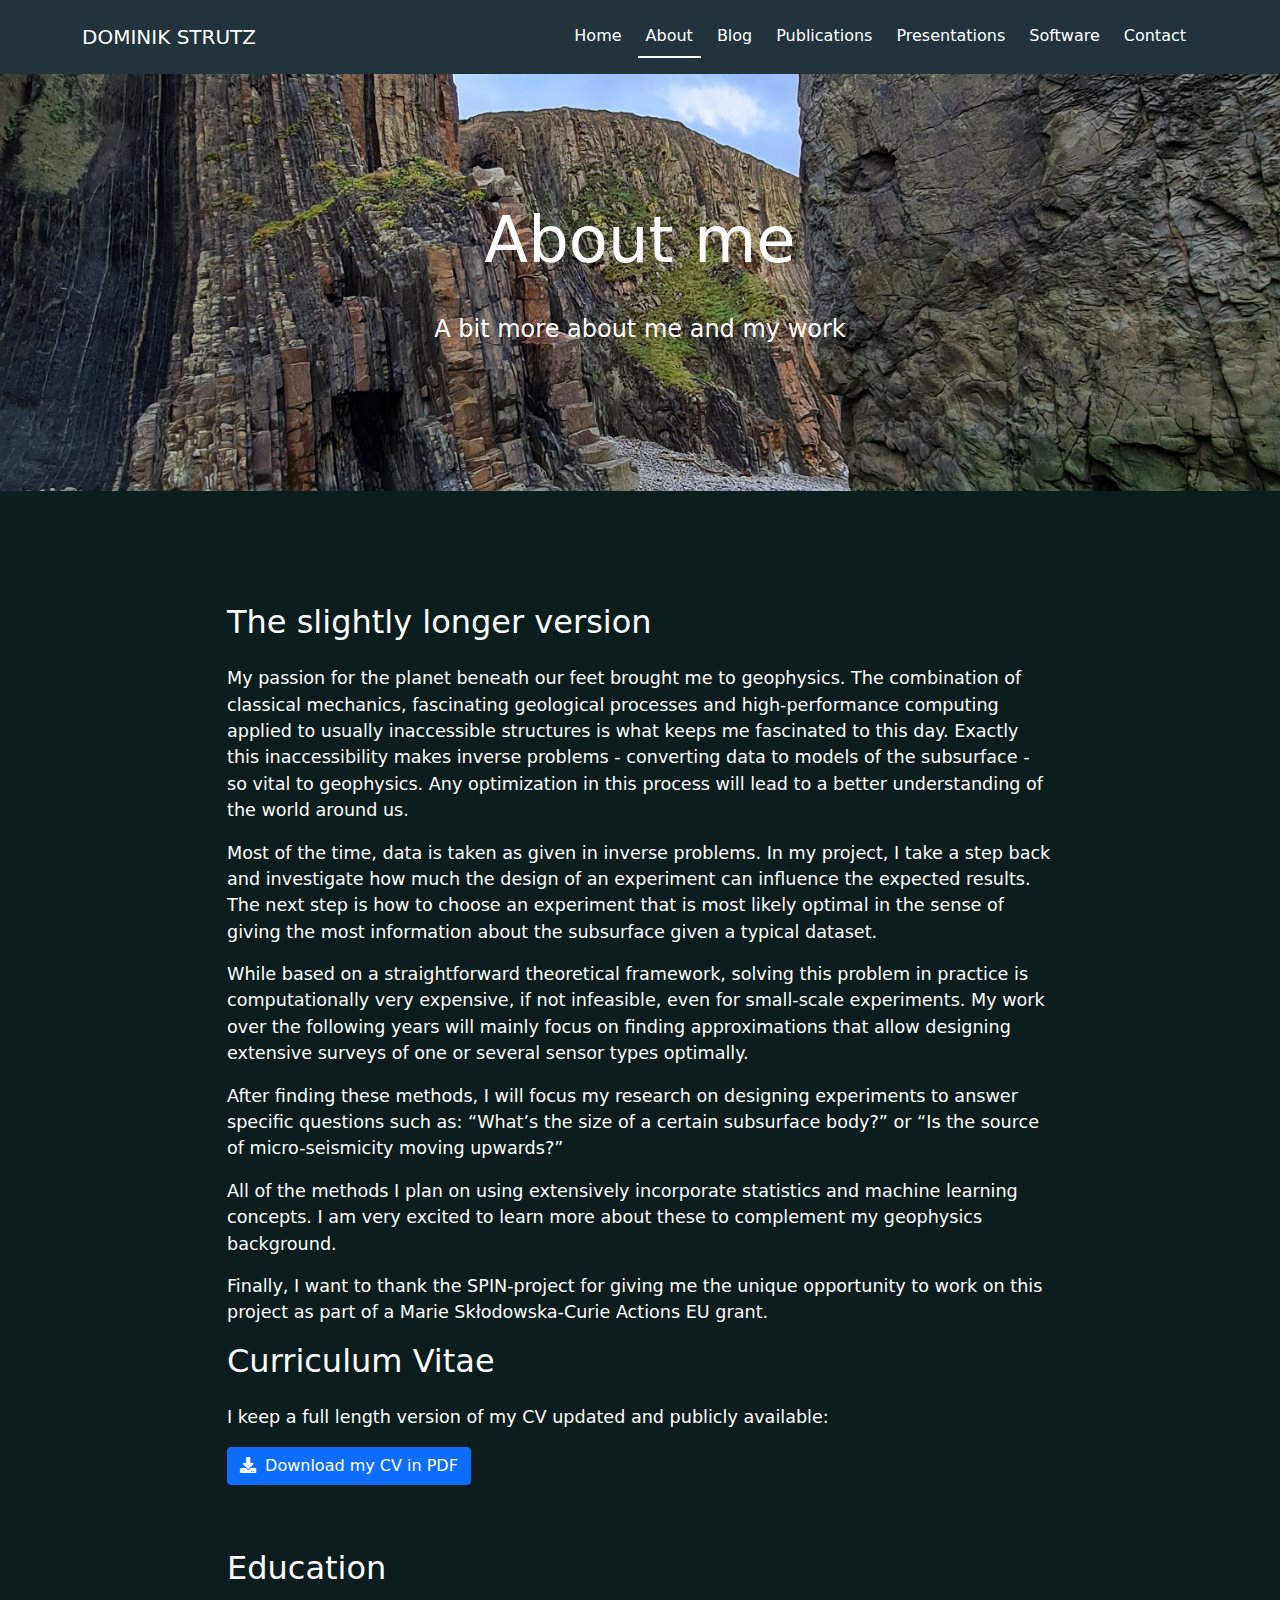
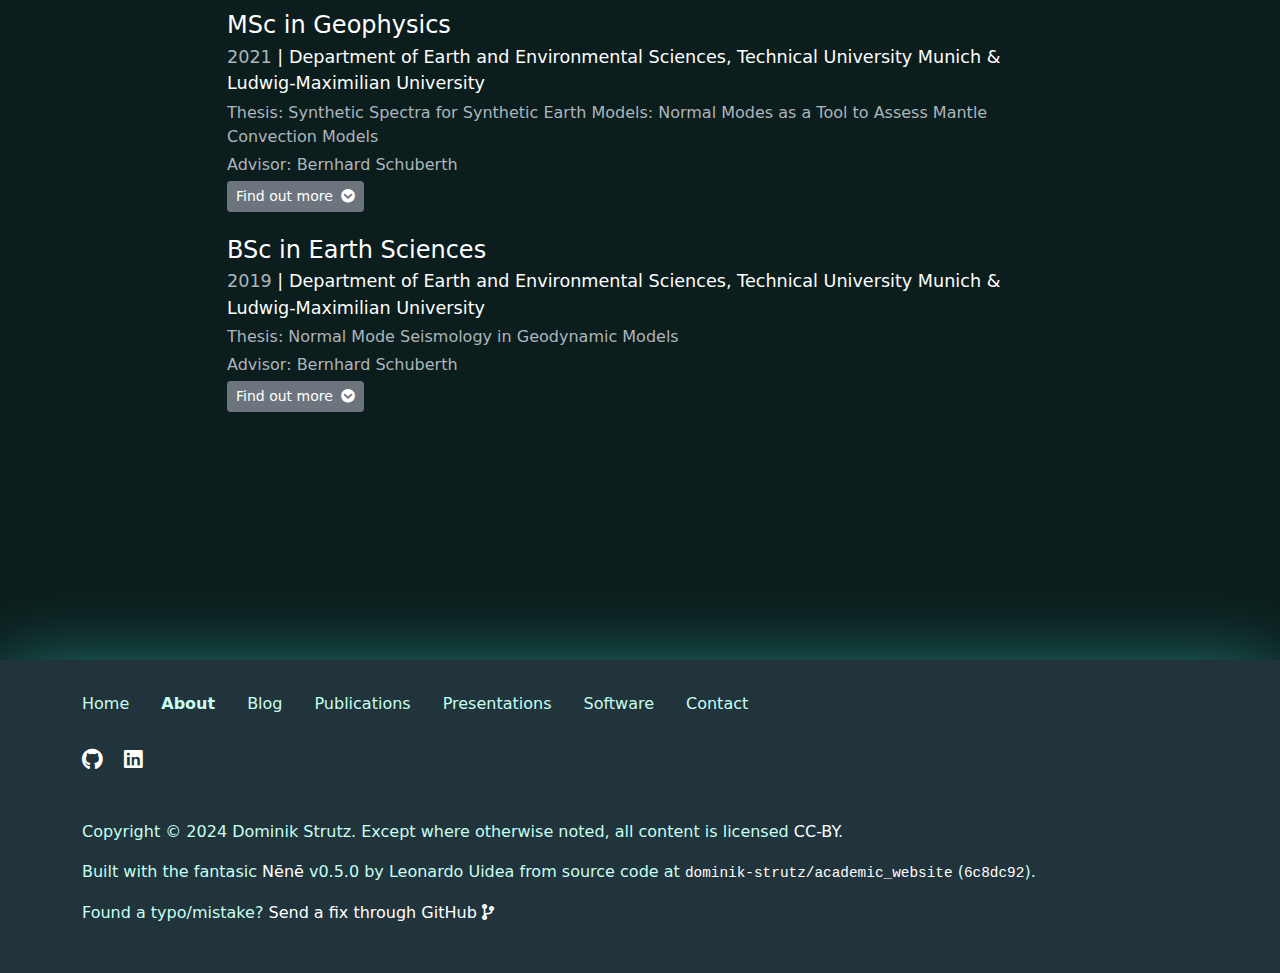
<file: about/index.html>
<!DOCTYPE html>
<html lang="en">

<head>
  <meta charset="utf-8"/>
  <meta name="viewport" content="width=device-width, initial-scale=1.0" />
  <title>About | Dominik Strutz</title>
  <link rel="shortcut icon" href="/images/favicon.png"/>

  <!-- Social media cards -->
  <!-- Twitter -->
  <meta name="twitter:card" content="summary_large_image">
  <meta name="twitter:site" content="@">
  <meta name="twitter:creator" content="@">
  <!-- OpenGraph -->
  <meta property="og:type" content="website" />
  <meta property="og:title" content="About | Dominik Strutz" />
  <meta property="og:description" content="A bit more about me and my work" />
  <meta property="og:image" content="https://www.dominikstrutz.com/images/thumbnail/about.png" />
  <meta property="og:url" content="https://www.dominikstrutz.com/about/index.html" />
  <!--<meta property="og:site_name" content="Dominik Strutz" />-->

  <!-- Bootstrap -->
  <link rel="stylesheet" href="/pkg/bootstrap-5.1/bootstrap.min.css">
  <!-- FontAwsome -->
  <link rel="stylesheet" href="/pkg/fontawesome/css/all.css">
  <!-- Academicons -->
  <link rel="stylesheet" href="/pkg/academicons-1.9.1/css/academicons.min.css">
  <!-- KaTeX -->
  <link rel="stylesheet" href="/pkg/katex-0.15.3/katex.min.css" integrity="sha384-KiWOvVjnN8qwAZbuQyWDIbfCLFhLXNETzBQjA/92pIowpC0d2O3nppDGQVgwd2nB">

  <!-- Main CSS stylesheet -->
  <link rel="stylesheet" href="/css/style.css">

  <!-- Plausible analytics for anonymous usage statistics -->
  <script defer data-domain="dominik-strutz.github.io" src="https://plausible.io/js/plausible.js"></script>
</head>

<body>
  <header style="">
    <nav class="navbar navbar-expand-lg navbar-dark" aria-labelledby="primary-navigation">
      <div class="container align-middle">
        <a class="navbar-brand" href="/">
          DOMINIK STRUTZ
        </a>
        <button class="navbar-toggler" type="button"
                data-bs-toggle="collapse" data-bs-target="#navbarNav"
                aria-controls="navbarNav" aria-expanded="false"
                aria-label="Toggle navigation">
          <span class="navbar-toggler-icon"></span>
        </button>
        <div class="collapse navbar-collapse align-middle" id="navbarNav">
        <div class="navbar-collapse align-middle" id="navbarNav">
          <ul class="navbar-nav ms-lg-auto flex-row flex-wrap">
              <li class="nav-item col-6 col-lg-auto">
                
  
  
  
  <a class="nav-link"  href="/">Home</a>
              </li>
              <li class="nav-item col-6 col-lg-auto">
                
  
  
  
    
    
  
  <a class="nav-link active" aria-current="page" href="/about/">About</a>
              </li>
              <li class="nav-item col-6 col-lg-auto">
                
  
  
  
  <a class="nav-link"  href="/blog/">Blog</a>
              </li>
              <li class="nav-item col-6 col-lg-auto">
                
  
  
  
  <a class="nav-link"  href="/publications/">Publications</a>
              </li>
              <li class="nav-item col-6 col-lg-auto">
                
  
  
  
  <a class="nav-link"  href="/presentations/">Presentations</a>
              </li>
              <li class="nav-item col-6 col-lg-auto">
                
  
  
  
  <a class="nav-link"  href="/software/">Software</a>
              </li>
              <li class="nav-item col-6 col-lg-auto">
                
  
  
  
  <a class="nav-link"  href="/contact/">Contact</a>
              </li>
          </ul>
        </div>
      </div>
    </nav>
      <div class="banner-background" style="background-image: url(/images/backgrounds/cornwall_cliffs_1.jpg); background-position: center center;">
        <!-- <div class="overlay"> # causes a small dots to be on image and make it darker
        </div> -->
        <section class="container text-center banner">
            <h1 class="display-3">
              About me
            </h1>
            <p class="fs-4">
              A bit more about me and my work
            </p>
        </section>
      </div>
  </header>

  <main>
      <section class="container page-content overflow-hidden wide-page">
        <section class="mb-5">
<h2 id="the-slightly-longer-version">The slightly longer version</h2>
<p>My passion for the planet beneath our feet brought me to geophysics. The combination of classical mechanics, fascinating geological processes and high-performance computing applied to usually inaccessible structures is what keeps me fascinated to this day. Exactly this inaccessibility makes inverse problems - converting data to models of the subsurface - so vital to geophysics. Any optimization in this process will lead to a better understanding of the world around us.</p>
<p>Most of the time, data is taken as given in inverse problems. In my project, I take a step back and investigate how much the design of an experiment can influence the expected results. The next step is how to choose an experiment that is most likely optimal in the sense of giving the most information about the subsurface given a typical dataset.</p>
<p>While based on a straightforward theoretical framework, solving this problem in practice is computationally very expensive, if not infeasible, even for small-scale experiments. My work over the following years will mainly focus on finding approximations that allow designing extensive surveys of one or several sensor types optimally.</p>
<p>After finding these methods, I will focus my research on designing experiments to answer specific questions such as: “What’s the size of a certain subsurface body?” or “Is the source of micro-seismicity moving upwards?”</p>
<p>All of the methods I plan on using extensively incorporate statistics and machine learning concepts. I am very excited to learn more about these to complement my geophysics background.</p>
<p>Finally, I want to thank the SPIN-project for giving me the unique opportunity to work on this project as part of a Marie Skłodowska-Curie Actions EU grant.</p>
<!-- <figure class="mt-4">
    <img src="../images/teaching-git-at-agu2019.jpg" alt="Me teaching git and GitHub at AGU2019." alt="Me teaching git and GitHub at AGU2019." style="">
    <figcaption>Me teaching git and GitHub at <a href="https://github.com/agu-ossi/2019-agu-oss">AGU2019</a>.</figcaption>
  </figure> -->
<!-- </section>
<section class="mb-5">

<h2>Online</h2>

<!-- Find out more about me and my work at:<div id="social-links">
<a class="btn btn-outline-light me-2 mb-3" target="_blank" href="https://github.com/dominik-strutz"><i class="fab fa-github me-1" aria-hidden="true"></i> GitHub</a>
<a class="btn btn-outline-light me-2 mb-3" target="_blank" href="https://twitter.com/"><i class="fab fa-twitter me-1" aria-hidden="true"></i> Twitter</a>
<a class="btn btn-outline-light me-2 mb-3" target="_blank" href="https://www.linkedin.com/in/dominik-strutz-664973144/"><i class="fab fa-linkedin me-1" aria-hidden="true"></i> LinkedIn</a> -->
<!-- <a class="btn btn-outline-light me-2 mb-3" target="_blank" href=""><i class="fab fa-youtube me-1" aria-hidden="true"></i> YouTube</a>
<a class="btn btn-outline-light me-2 mb-3" target="_blank" href="https://orcid.org/"><i class="ai ai-orcid me-1" aria-hidden="true"></i> ORCID</a>
<a class="btn btn-outline-light me-2 mb-3" target="_blank" href="https://profiles.impactstory.org/u/"><i class="ai ai-impactstory me-1" aria-hidden="true"></i> ImpactStory</a> -->
<!-- <a class="btn btn-outline-light me-2 mb-3" target="_blank" href="http://figshare.com/authors/Leonardo%20Uieda/97471"><i class="ai ai-figshare me-1" aria-hidden="true"></i> figshare</a> -->
<!-- <a class="btn btn-outline-light me-2 mb-3" target="_blank" href="https://scholar.google.com/citations?user=MplBaW0AAAAJ&hl"><i class="ai ai-google-scholar me-1" aria-hidden="true"></i> Google Scholar</a> -->
<!-- <a class="btn btn-outline-light me-2 mb-3" target="_blank" href=""><i class="ai ai-publons me-1" aria-hidden="true"></i> Publons</a>
<a class="btn btn-outline-light me-2 mb-3" target="_blank" href=""><i class="ai ai-researchgate me-1" aria-hidden="true"></i> ResearchGate</a> -->
<!-- </div> -->
<!-- </section> -->
<section class="mb-5">
<h2 id="cv">Curriculum Vitae</h2>
<p>I keep a full length version of my CV updated and publicly available:</p>
<!-- #TODO: Insert CV -->
<a class="btn btn-primary mb-3" href="https://dominik-strutz.github.io/cv/dominik_strutz_cv.pdf" target="_blank" type="application/pdf" rel="external noopener noreferrer">
<i class="me-1 fa fa-download" aria-hidden="true"></i>
Download my CV in PDF
</a>
</section>
<section class="mb-5">
<h2 id="education">Education</h2>
<div class="mb-3">
<h2 class="fs-4 mb-1">
  MSc in Geophysics
</h2>
<p class="mb-1">
  <span class="text-muted">2021</span>
  |
  Department of Earth and Environmental Sciences, Technical University Munich & Ludwig-Maximilian University
</p>
<p class="mb-1 text-muted fs-6">
  Thesis: Synthetic Spectra for Synthetic Earth Models: Normal Modes as a Tool to Assess Mantle Convection Models
</p>
<p class="mb-1 text-muted fs-6">
  Advisor: Bernhard Schuberth
</p>
<!-- <p class="text-muted fs-6">
  doi:<a href="https://doi.org/None">None</a>
</p> -->
<button class="btn btn-secondary btn-sm me-1 mb-2" type="button"
    data-bs-toggle="collapse" data-bs-target="#collapse-abstract-1"
    aria-expanded="false" aria-controls="collapse-abstract-1">
  Find out more <i class="fa fa-chevron-circle-down ms-1" aria-hidden="true"></i>
</button>
<!-- 
  <a class="btn btn-sm btn-primary me-1 mb-2" href="https://doi.org/None" target="_blank">
    <i class="fa fa-file-pdf me-1" aria-hidden="true"></i>
    PDF
  </a> -->
<!-- 
  <a class="btn btn-sm btn-light me-1 mb-2" href="https://github.com/None" target="_blank">
    <i class="fab fa-github me-1" aria-hidden="true"></i>
    Code
  </a> -->
<div id="collapse-abstract-1" class="collapse paper-info mt-2 overflow-hidden">
    <iframe src="https://docs.google.com/presentation/d/e/2PACX-1vSW-MU5dEAjGlUJjGskijWZIOLm9SxvfLJ0SyKu_WI4hGDbQuodwzqsZcsqs0clm8LkWmovmPb_GuTF/embed?start=false&loop=false&delayms=3000" frameborder="0" width="800" height="400" allowfullscreen="true" mozallowfullscreen="true" webkitallowfullscreen="true"></iframe>
<p><a href="https://docs.google.com/presentation/d/1EXzxWIuK--KB99i174tN7UxEaYn2lNGUsXxCOah89x0/edit?usp=sharing">Download Slides</a></p>
  <h3 class="">Abstract</h3>
  <p>Mantle convection models (MCM) are essential for understanding the dynamic processes governing the flow of viscous mantle material. The direct influence of this movement on plate tectonics and the global heat budget is of high importance for many related fields of geophysics. Normal modes provide a complementary dataset to earlier assessments of MCMs based on body waves. The direct misfit between spectra of real data and predictions from mantle convection models was calculated. It can be shown that for overtones that roughly probe the whole mantle, MCMs show lower misfit than the spherical symmetric reference model PREM. Fundamental modes with their sensitivity towards shallow structures do not show the same reduction of the misfit. The L2 norm used as a misfit function has been tested in the context of normal mode comparisons. While the L1 showed slightly better performance, both the L1 and L2 norm are well suited for comparing spectra. Other methods based on optimal transport could not show improvements in this regard. Under certain assumptions, the variance of a large number of stacked multiplets can be used to constrain the even degree covariance of lateral heterogeneity. This has been applied to different MCMs as well as the tomographic model S20RTS. It can be shown that the method is well suited for these comparisons and has much potential for future studies. Both measurements display a clear distinction between MCMs based on different assumptions. Models with the same past plate motion and viscosity structure follow the same trend for fundamental modes and models based on identical composition for overtone modes. Normal modes can therefore be used to differentiate between these effects. Overall isochemical (thermal) models show lower misfit and variance difference than models with a dense component in the lower mantle (thermochemical). As suggested by previous studies, thermochemical models seem to overestimate the amount of lateral heterogeneity. The results also suggest that the magnitude of heterogeneity in S20RTS may be underestimated in the lower mantle.</p>
</div>
</div>
<div class="mb-3">
<h2 class="fs-4 mb-1">
  BSc in Earth Sciences
</h2>
<p class="mb-1">
  <span class="text-muted">2019</span>
  |
  Department of Earth and Environmental Sciences, Technical University Munich & Ludwig-Maximilian University
</p>
<p class="mb-1 text-muted fs-6">
  Thesis: Normal Mode Seismology in Geodynamic Models
</p>
<p class="mb-1 text-muted fs-6">
  Advisor: Bernhard Schuberth
</p>
<!-- <p class="text-muted fs-6">
  doi:<a href="https://doi.org/None">None</a>
</p> -->
<button class="btn btn-secondary btn-sm me-1 mb-2" type="button"
    data-bs-toggle="collapse" data-bs-target="#collapse-abstract-2"
    aria-expanded="false" aria-controls="collapse-abstract-2">
  Find out more <i class="fa fa-chevron-circle-down ms-1" aria-hidden="true"></i>
</button>
<!-- 
  <a class="btn btn-sm btn-primary me-1 mb-2" href="https://doi.org/None" target="_blank">
    <i class="fa fa-file-pdf me-1" aria-hidden="true"></i>
    PDF
  </a> -->
<!-- 
  <a class="btn btn-sm btn-light me-1 mb-2" href="https://github.com/None" target="_blank">
    <i class="fab fa-github me-1" aria-hidden="true"></i>
    Code
  </a> -->
<div id="collapse-abstract-2" class="collapse paper-info mt-2 overflow-hidden">
  <h3 class="">Abstract</h3>
  <p>The behavior of normal modes in a geodynamic model is examined using the MantleConvection-Model by [Schuberth et al. 2009b], building upon the results of [Noe 2018]. The spectras were computed using the Iterative Direct Solution Method (IDSM) by [AlAttar et al. 2012], making use of its full coupling capabilities. Self-coupling or groupcoupling approximations are not exact enough, making it necessary to couple all modes used ([Aki and P. Richards 2002], [Deuss and J. H. Woodhouse 2001]). At first, the effects of scaling perturbations globally was examined. The relative deviations from PREM [Dziewonski and Anderson 1981] given by the MCM were scaled either as a whole or independently. Modes, where clear splitting can be seen, were analyzed in detail. In the second part of the thesis, the global distribution of kinetic energy through free oscillations is examined. Especially the changes caused by perturbations from spherical symmetry were examined. The most important result here was clear pattern of energy along the great circles connecting the source and the antipode. This pattern is weaker for heterogeneous models but still dominant. The same pattern also complicates analyzing the similarity of spectras globally. The similarity was quantified using the relative spectral misfit defined by [Akbarashrafi et al. 2017]. Using stacking or other techniques, this criteria may still be useful in comparing mantle/earth models.</p>
</div>
</div>
</section>

      </section>
  </main>

  <footer>
    <div class="container">
      <nav class="footer-nav mb-4" aria-labelledby="secondary-navigation">
        <ul class="nav">
            <li class="nav-item">
              
  
  
  
  <a class="nav-link"  href="/">Home</a>
            </li>
            <li class="nav-item">
              
  
  
  
    
    
  
  <a class="nav-link active" aria-current="page" href="/about/">About</a>
            </li>
            <li class="nav-item">
              
  
  
  
  <a class="nav-link"  href="/blog/">Blog</a>
            </li>
            <li class="nav-item">
              
  
  
  
  <a class="nav-link"  href="/publications/">Publications</a>
            </li>
            <li class="nav-item">
              
  
  
  
  <a class="nav-link"  href="/presentations/">Presentations</a>
            </li>
            <li class="nav-item">
              
  
  
  
  <a class="nav-link"  href="/software/">Software</a>
            </li>
            <li class="nav-item">
              
  
  
  
  <a class="nav-link"  href="/contact/">Contact</a>
            </li>
        </ul>
      </nav>
      <ul class="list-inline mb-5">
        <!-- <li class="list-inline-item"> -->
          <!-- The rel="me" attribute verifies for Mastodon that I own this domain -->
          <!-- <a rel="me" aria-label="Mastodon" href="https:///@" target="_blank"><i class="fab fa-mastodon fa-lg me-2" title="Mastodon" aria-hidden="true"></i></a>
        </li> -->
        <!-- <li class="list-inline-item">
          <a aria-label="Twitter" href="https://twitter.com/" target="_blank"><i class="fab fa-twitter fa-lg me-2" title="Twitter" aria-hidden="true"></i></a>
        </li> -->
        <li class="list-inline-item">
          <a aria-label="GitHub" href="https://github.com/dominik-strutz" target="_blank"><i class="fab fa-github fa-lg me-2" title="GitHub" aria-hidden="true"></i></a>
        </li>
        <li class="list-inline-item">
          <a aria-label="LinkedIn" href="https://www.linkedin.com/in/dominik-strutz-664973144/" target="_blank"><i class="fab fa-linkedin fa-lg me-2" title="LinkedIn" aria-hidden="true"></i></a>
        </li>
        <!-- <li class="list-inline-item">
          <a aria-label="YouTube" href="" target="_blank"><i class="fab fa-youtube fa-lg me-2" title="YouTube" aria-hidden="true"></i></a>
        </li> -->
        <!-- <li class="list-inline-item">
          <a aria-label="ORCID" href="https://orcid.org/" target="_blank"><i class="ai ai-orcid fa-lg me-2" title="ORCID" aria-hidden="true"></i></a>
        </li> -->
      </ul>
      <p>
        Copyright &copy; 2024 Dominik Strutz.
          Except where otherwise noted, all content is licensed
<a href="https://creativecommons.org/licenses/by/4.0/">CC-BY</a>.

      </p>
      <p>
        Built with the fantasic <a href="https://nene.leouieda.com">Nēnē</a> v0.5.0 by Leonardo Uidea
        from source code at
        <a href="https://github.com/dominik-strutz/academic_website"><code>dominik-strutz/academic_website</code></a>
        (<a href="https://github.com/dominik-strutz/academic_website/commit/6c8dc92"><code>6c8dc92</code></a>).
      </p>
      <p>
        Found a typo/mistake?
        <a target="_blank" href="https://github.com/dominik-strutz/academic_website/edit/main/about/index.md">
          Send a fix through GitHub
          <i class="fa fa-code-branch" aria-hidden="true"></i>
        </a>
      </p>
    </div>
  </footer>

  <!-- Bootstrap -->
  <script src="/pkg/bootstrap-5.1/bootstrap.bundle.min.js" integrity="sha384-/bQdsTh/da6pkI1MST/rWKFNjaCP5gBSY4sEBT38Q/9RBh9AH40zEOg7Hlq2THRZ" crossorigin="anonymous"></script>
  <!-- KaTeX -->
  <script defer src="/pkg/katex-0.15.3/katex.min.js" integrity="sha384-0fdwu/T/EQMsQlrHCCHoH10pkPLlKA1jL5dFyUOvB3lfeT2540/2g6YgSi2BL14p" crossorigin="anonymous"></script>
  <script defer src="/pkg/katex-0.15.3/auto-render.min.js" integrity="sha384-+XBljXPPiv+OzfbB3cVmLHf4hdUFHlWNZN5spNQ7rmHTXpd7WvJum6fIACpNNfIR" crossorigin="anonymous"></script>
  <script>
    document.addEventListener("DOMContentLoaded", function() {
      renderMathInElement(document.body, {
        delimiters: [
          {left: '$$', right: '$$', display: true},
          {left: '$', right: '$', display: false},
        ],
      });
    });
  </script>
  <!-- Dimensions badge -->

</body>
</html>
</file>
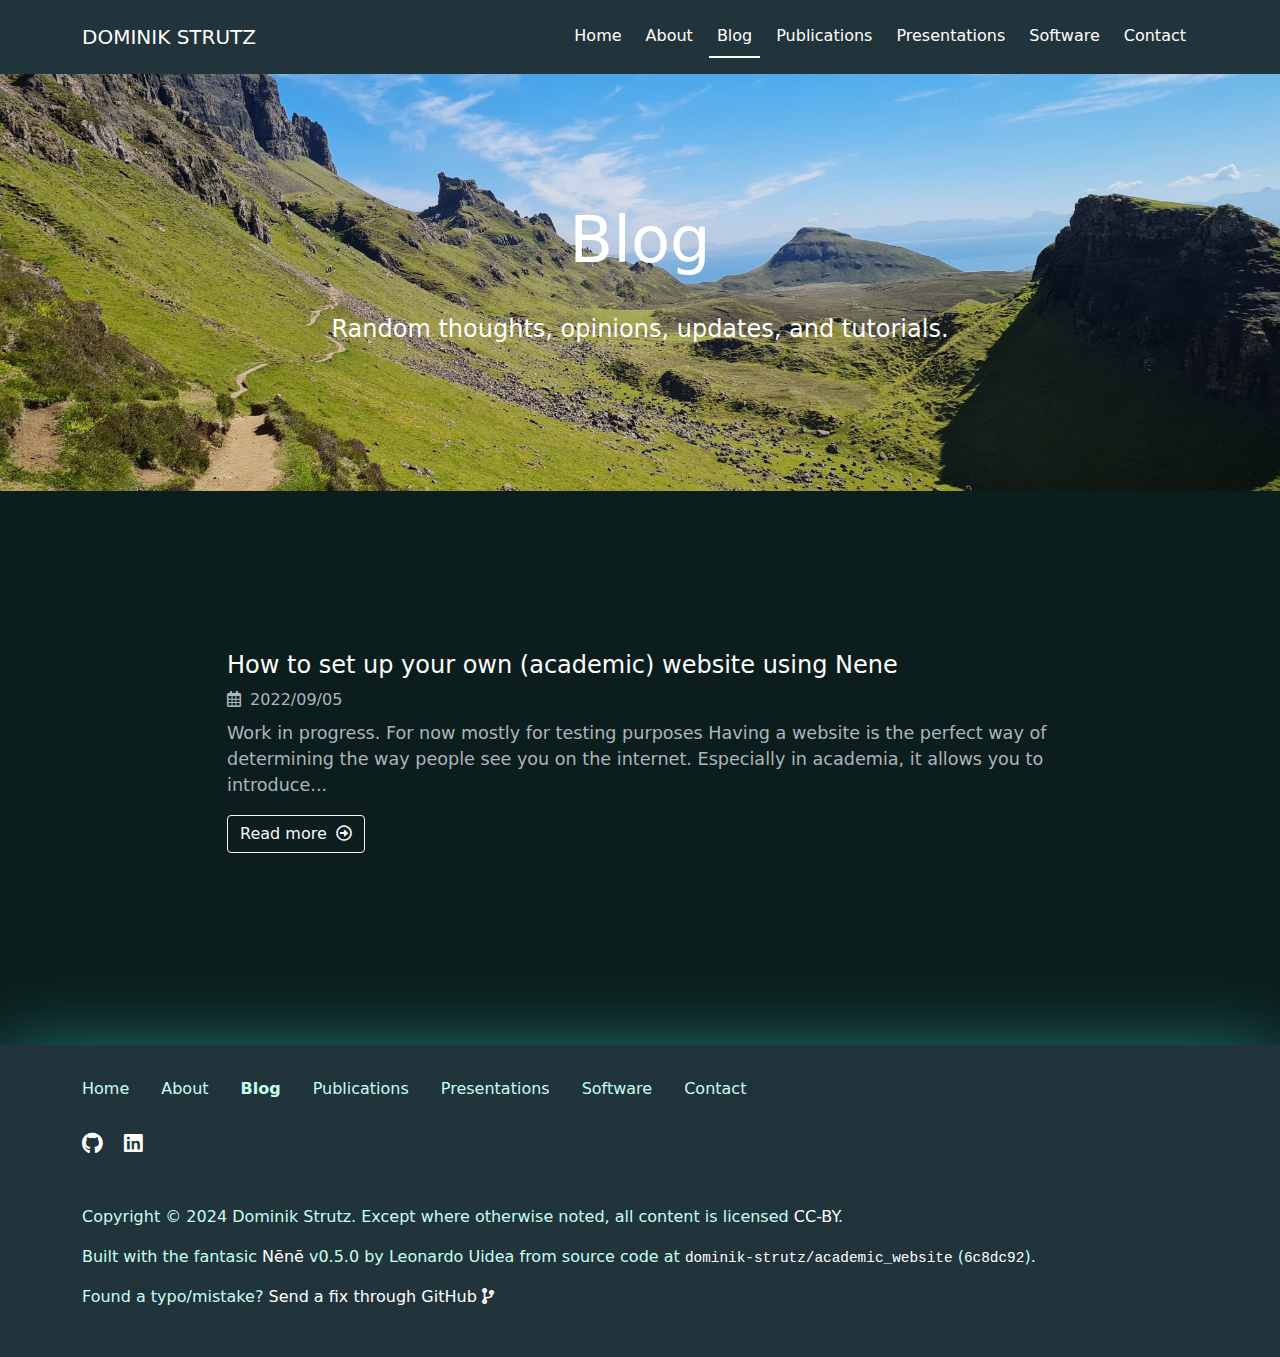
<file: blog/index.html>
<!DOCTYPE html>
<html lang="en">

<head>
  <meta charset="utf-8"/>
  <meta name="viewport" content="width=device-width, initial-scale=1.0" />
  <title>Blog | Dominik Strutz</title>
  <link rel="shortcut icon" href="/images/favicon.png"/>

  <!-- Social media cards -->
  <!-- Twitter -->
  <meta name="twitter:card" content="summary_large_image">
  <meta name="twitter:site" content="@">
  <meta name="twitter:creator" content="@">
  <!-- OpenGraph -->
  <meta property="og:type" content="website" />
  <meta property="og:title" content="Blog | Dominik Strutz" />
  <meta property="og:description" content="Random thoughts, opinions, updates, and tutorials." />
  <meta property="og:image" content="https://www.dominikstrutz.com/images/thumbnail/blog.png" />
  <meta property="og:url" content="https://www.dominikstrutz.com/blog/index.html" />
  <!--<meta property="og:site_name" content="Dominik Strutz" />-->

  <!-- Bootstrap -->
  <link rel="stylesheet" href="/pkg/bootstrap-5.1/bootstrap.min.css">
  <!-- FontAwsome -->
  <link rel="stylesheet" href="/pkg/fontawesome/css/all.css">
  <!-- Academicons -->
  <link rel="stylesheet" href="/pkg/academicons-1.9.1/css/academicons.min.css">
  <!-- KaTeX -->
  <link rel="stylesheet" href="/pkg/katex-0.15.3/katex.min.css" integrity="sha384-KiWOvVjnN8qwAZbuQyWDIbfCLFhLXNETzBQjA/92pIowpC0d2O3nppDGQVgwd2nB">

  <!-- Main CSS stylesheet -->
  <link rel="stylesheet" href="/css/style.css">

  <!-- Plausible analytics for anonymous usage statistics -->
  <script defer data-domain="dominik-strutz.github.io" src="https://plausible.io/js/plausible.js"></script>
</head>

<body>
  <header style="">
    <nav class="navbar navbar-expand-lg navbar-dark" aria-labelledby="primary-navigation">
      <div class="container align-middle">
        <a class="navbar-brand" href="/">
          DOMINIK STRUTZ
        </a>
        <button class="navbar-toggler" type="button"
                data-bs-toggle="collapse" data-bs-target="#navbarNav"
                aria-controls="navbarNav" aria-expanded="false"
                aria-label="Toggle navigation">
          <span class="navbar-toggler-icon"></span>
        </button>
        <div class="collapse navbar-collapse align-middle" id="navbarNav">
        <div class="navbar-collapse align-middle" id="navbarNav">
          <ul class="navbar-nav ms-lg-auto flex-row flex-wrap">
              <li class="nav-item col-6 col-lg-auto">
                
  
  
  
  <a class="nav-link"  href="/">Home</a>
              </li>
              <li class="nav-item col-6 col-lg-auto">
                
  
  
  
  <a class="nav-link"  href="/about/">About</a>
              </li>
              <li class="nav-item col-6 col-lg-auto">
                
  
  
  
    
    
  
  <a class="nav-link active" aria-current="page" href="/blog/">Blog</a>
              </li>
              <li class="nav-item col-6 col-lg-auto">
                
  
  
  
  <a class="nav-link"  href="/publications/">Publications</a>
              </li>
              <li class="nav-item col-6 col-lg-auto">
                
  
  
  
  <a class="nav-link"  href="/presentations/">Presentations</a>
              </li>
              <li class="nav-item col-6 col-lg-auto">
                
  
  
  
  <a class="nav-link"  href="/software/">Software</a>
              </li>
              <li class="nav-item col-6 col-lg-auto">
                
  
  
  
  <a class="nav-link"  href="/contact/">Contact</a>
              </li>
          </ul>
        </div>
      </div>
    </nav>
      <div class="banner-background" style="background-image: url(/images/backgrounds/skye.jpg); background-position: center left;">
        <!-- <div class="overlay"> # causes a small dots to be on image and make it darker
        </div> -->
        <section class="container text-center banner">
            <h1 class="display-3">
              Blog
            </h1>
            <p class="fs-4">
              Random thoughts, opinions, updates, and tutorials.
            </p>
        </section>
      </div>
  </header>

  <main>
  <section class="container page-content overflow-hidden wide-page">
      <h2 class="fs-4 mb-2 mt-5">
        <a class="" href="/blog/nene_website.html">
          How to set up your own (academic) website using Nene
        </a>
      </h2>
      <p class="text-muted mb-2 fs-6">
        <i class="far fa-calendar-alt me-1" aria-hidden="true"></i>
        2022/09/05
      </p>
      <p class="text-muted">
        Work in progress. For now mostly for testing purposes Having a website is the perfect way of determining the way people see you on the internet. Especially in academia, it allows you to introduce...
      </p>
      <a class="btn btn-outline-light" href="/blog/nene_website.html">Read more <i class="far fa-arrow-alt-circle-right ms-1" aria-hidden="true"></i></a>
  </section>
  </main>

  <footer>
    <div class="container">
      <nav class="footer-nav mb-4" aria-labelledby="secondary-navigation">
        <ul class="nav">
            <li class="nav-item">
              
  
  
  
  <a class="nav-link"  href="/">Home</a>
            </li>
            <li class="nav-item">
              
  
  
  
  <a class="nav-link"  href="/about/">About</a>
            </li>
            <li class="nav-item">
              
  
  
  
    
    
  
  <a class="nav-link active" aria-current="page" href="/blog/">Blog</a>
            </li>
            <li class="nav-item">
              
  
  
  
  <a class="nav-link"  href="/publications/">Publications</a>
            </li>
            <li class="nav-item">
              
  
  
  
  <a class="nav-link"  href="/presentations/">Presentations</a>
            </li>
            <li class="nav-item">
              
  
  
  
  <a class="nav-link"  href="/software/">Software</a>
            </li>
            <li class="nav-item">
              
  
  
  
  <a class="nav-link"  href="/contact/">Contact</a>
            </li>
        </ul>
      </nav>
      <ul class="list-inline mb-5">
        <!-- <li class="list-inline-item"> -->
          <!-- The rel="me" attribute verifies for Mastodon that I own this domain -->
          <!-- <a rel="me" aria-label="Mastodon" href="https:///@" target="_blank"><i class="fab fa-mastodon fa-lg me-2" title="Mastodon" aria-hidden="true"></i></a>
        </li> -->
        <!-- <li class="list-inline-item">
          <a aria-label="Twitter" href="https://twitter.com/" target="_blank"><i class="fab fa-twitter fa-lg me-2" title="Twitter" aria-hidden="true"></i></a>
        </li> -->
        <li class="list-inline-item">
          <a aria-label="GitHub" href="https://github.com/dominik-strutz" target="_blank"><i class="fab fa-github fa-lg me-2" title="GitHub" aria-hidden="true"></i></a>
        </li>
        <li class="list-inline-item">
          <a aria-label="LinkedIn" href="https://www.linkedin.com/in/dominik-strutz-664973144/" target="_blank"><i class="fab fa-linkedin fa-lg me-2" title="LinkedIn" aria-hidden="true"></i></a>
        </li>
        <!-- <li class="list-inline-item">
          <a aria-label="YouTube" href="" target="_blank"><i class="fab fa-youtube fa-lg me-2" title="YouTube" aria-hidden="true"></i></a>
        </li> -->
        <!-- <li class="list-inline-item">
          <a aria-label="ORCID" href="https://orcid.org/" target="_blank"><i class="ai ai-orcid fa-lg me-2" title="ORCID" aria-hidden="true"></i></a>
        </li> -->
      </ul>
      <p>
        Copyright &copy; 2024 Dominik Strutz.
          Except where otherwise noted, all content is licensed
<a href="https://creativecommons.org/licenses/by/4.0/">CC-BY</a>.

      </p>
      <p>
        Built with the fantasic <a href="https://nene.leouieda.com">Nēnē</a> v0.5.0 by Leonardo Uidea
        from source code at
        <a href="https://github.com/dominik-strutz/academic_website"><code>dominik-strutz/academic_website</code></a>
        (<a href="https://github.com/dominik-strutz/academic_website/commit/6c8dc92"><code>6c8dc92</code></a>).
      </p>
      <p>
        Found a typo/mistake?
        <a target="_blank" href="https://github.com/dominik-strutz/academic_website/edit/main/blog/index.md">
          Send a fix through GitHub
          <i class="fa fa-code-branch" aria-hidden="true"></i>
        </a>
      </p>
    </div>
  </footer>

  <!-- Bootstrap -->
  <script src="/pkg/bootstrap-5.1/bootstrap.bundle.min.js" integrity="sha384-/bQdsTh/da6pkI1MST/rWKFNjaCP5gBSY4sEBT38Q/9RBh9AH40zEOg7Hlq2THRZ" crossorigin="anonymous"></script>
  <!-- KaTeX -->
  <script defer src="/pkg/katex-0.15.3/katex.min.js" integrity="sha384-0fdwu/T/EQMsQlrHCCHoH10pkPLlKA1jL5dFyUOvB3lfeT2540/2g6YgSi2BL14p" crossorigin="anonymous"></script>
  <script defer src="/pkg/katex-0.15.3/auto-render.min.js" integrity="sha384-+XBljXPPiv+OzfbB3cVmLHf4hdUFHlWNZN5spNQ7rmHTXpd7WvJum6fIACpNNfIR" crossorigin="anonymous"></script>
  <script>
    document.addEventListener("DOMContentLoaded", function() {
      renderMathInElement(document.body, {
        delimiters: [
          {left: '$$', right: '$$', display: true},
          {left: '$', right: '$', display: false},
        ],
      });
    });
  </script>
  <!-- Dimensions badge -->

</body>
</html>
</file>
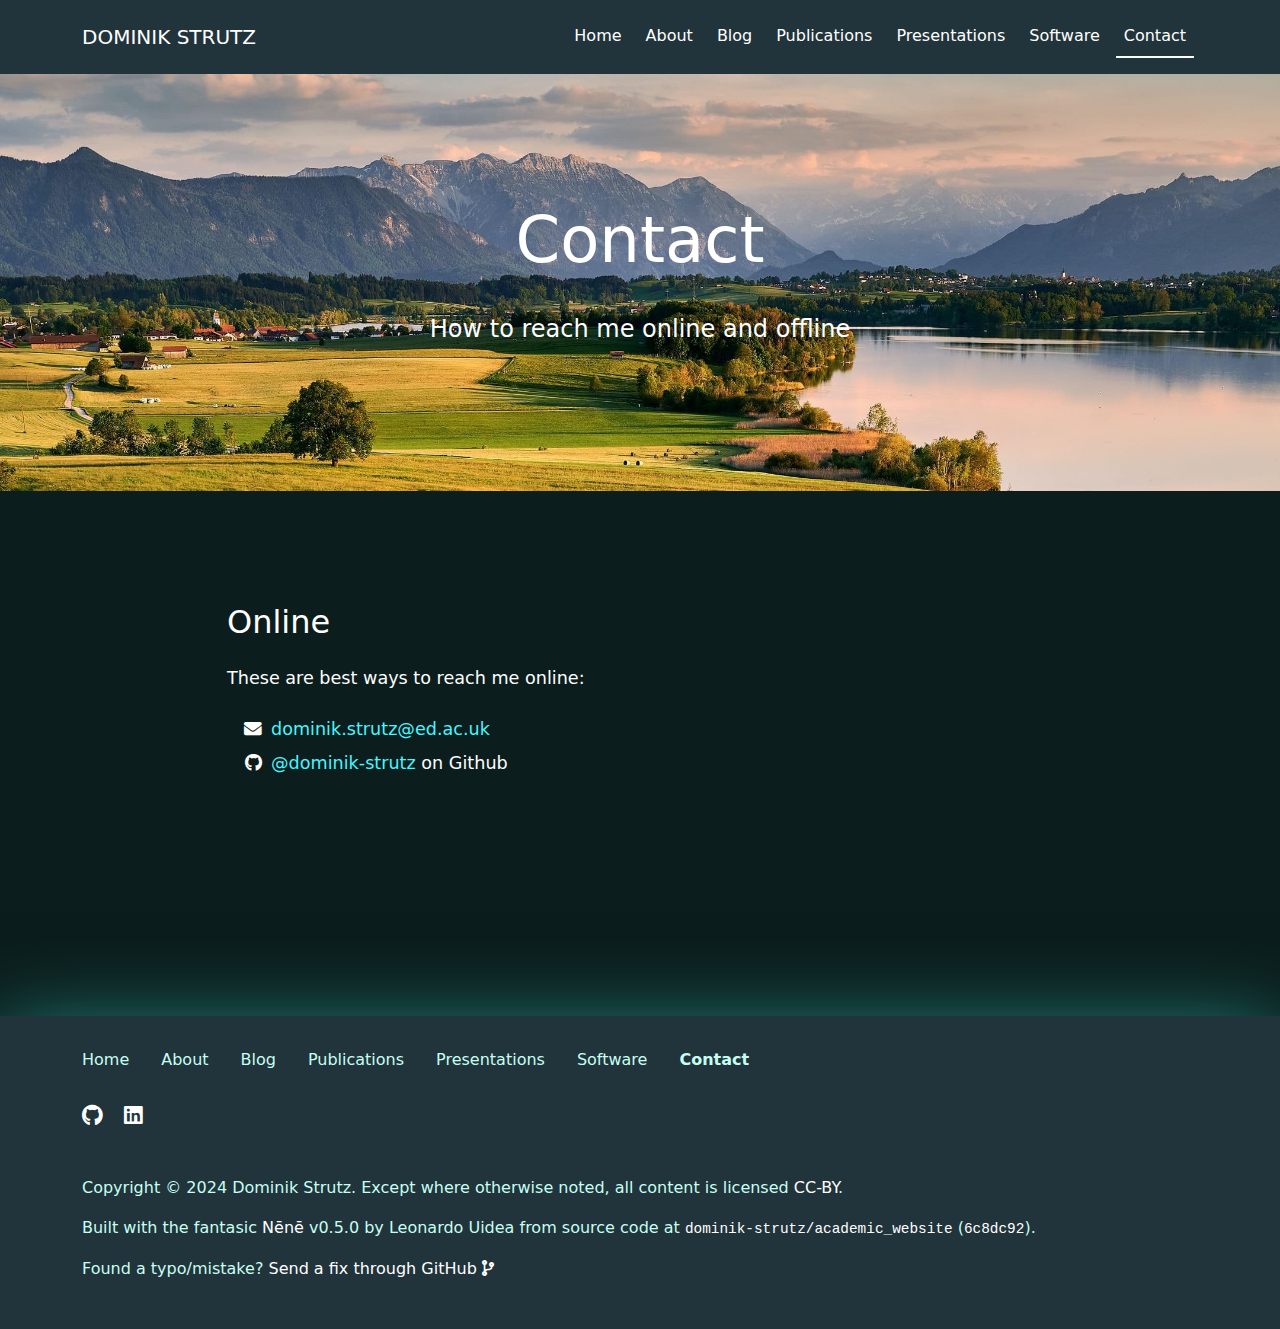
<file: contact/index.html>
<!DOCTYPE html>
<html lang="en">

<head>
  <meta charset="utf-8"/>
  <meta name="viewport" content="width=device-width, initial-scale=1.0" />
  <title>Contact | Dominik Strutz</title>
  <link rel="shortcut icon" href="/images/favicon.png"/>

  <!-- Social media cards -->
  <!-- Twitter -->
  <meta name="twitter:card" content="summary_large_image">
  <meta name="twitter:site" content="@">
  <meta name="twitter:creator" content="@">
  <!-- OpenGraph -->
  <meta property="og:type" content="website" />
  <meta property="og:title" content="Contact | Dominik Strutz" />
  <meta property="og:description" content="How to reach me online and offline" />
  <meta property="og:image" content="https://www.dominikstrutz.com/images/thumbnail/contact.png" />
  <meta property="og:url" content="https://www.dominikstrutz.com/contact/index.html" />
  <!--<meta property="og:site_name" content="Dominik Strutz" />-->

  <!-- Bootstrap -->
  <link rel="stylesheet" href="/pkg/bootstrap-5.1/bootstrap.min.css">
  <!-- FontAwsome -->
  <link rel="stylesheet" href="/pkg/fontawesome/css/all.css">
  <!-- Academicons -->
  <link rel="stylesheet" href="/pkg/academicons-1.9.1/css/academicons.min.css">
  <!-- KaTeX -->
  <link rel="stylesheet" href="/pkg/katex-0.15.3/katex.min.css" integrity="sha384-KiWOvVjnN8qwAZbuQyWDIbfCLFhLXNETzBQjA/92pIowpC0d2O3nppDGQVgwd2nB">

  <!-- Main CSS stylesheet -->
  <link rel="stylesheet" href="/css/style.css">

  <!-- Plausible analytics for anonymous usage statistics -->
  <script defer data-domain="dominik-strutz.github.io" src="https://plausible.io/js/plausible.js"></script>
</head>

<body>
  <header style="">
    <nav class="navbar navbar-expand-lg navbar-dark" aria-labelledby="primary-navigation">
      <div class="container align-middle">
        <a class="navbar-brand" href="/">
          DOMINIK STRUTZ
        </a>
        <button class="navbar-toggler" type="button"
                data-bs-toggle="collapse" data-bs-target="#navbarNav"
                aria-controls="navbarNav" aria-expanded="false"
                aria-label="Toggle navigation">
          <span class="navbar-toggler-icon"></span>
        </button>
        <div class="collapse navbar-collapse align-middle" id="navbarNav">
        <div class="navbar-collapse align-middle" id="navbarNav">
          <ul class="navbar-nav ms-lg-auto flex-row flex-wrap">
              <li class="nav-item col-6 col-lg-auto">
                
  
  
  
  <a class="nav-link"  href="/">Home</a>
              </li>
              <li class="nav-item col-6 col-lg-auto">
                
  
  
  
  <a class="nav-link"  href="/about/">About</a>
              </li>
              <li class="nav-item col-6 col-lg-auto">
                
  
  
  
  <a class="nav-link"  href="/blog/">Blog</a>
              </li>
              <li class="nav-item col-6 col-lg-auto">
                
  
  
  
  <a class="nav-link"  href="/publications/">Publications</a>
              </li>
              <li class="nav-item col-6 col-lg-auto">
                
  
  
  
  <a class="nav-link"  href="/presentations/">Presentations</a>
              </li>
              <li class="nav-item col-6 col-lg-auto">
                
  
  
  
  <a class="nav-link"  href="/software/">Software</a>
              </li>
              <li class="nav-item col-6 col-lg-auto">
                
  
  
  
    
    
  
  <a class="nav-link active" aria-current="page" href="/contact/">Contact</a>
              </li>
          </ul>
        </div>
      </div>
    </nav>
      <div class="banner-background" style="background-image: url(/images/backgrounds/riegsee.jpg); background-position: middel middel;">
        <!-- <div class="overlay"> # causes a small dots to be on image and make it darker
        </div> -->
        <section class="container text-center banner">
            <h1 class="display-3">
              Contact
            </h1>
            <p class="fs-4">
              How to reach me online and offline
            </p>
        </section>
      </div>
  </header>

  <main>
      <section class="container page-content overflow-hidden wide-page">
        <section class="mb-5">
<h2 id="online">Online</h2>
<p>These are best ways to reach me online:</p>
<ul class="fa-ul my-4">
  <li><i class="fa-li fa fa-envelope fa-fw" aria-hidden="true"></i>
  <a href="mailto:dominik.strutz@ed.ac.uk">dominik.strutz@ed.ac.uk</a>
  </li>
  <!-- <li><i class="fa-li fab fa-twitter fa-fw" aria-hidden="true"></i>
  <a href="https://twitter.com/DominikStrutz">@</a> on Twitter
  </li> -->
   <li><i class="fa-li fab fa-github fa-fw" aria-hidden="true"></i>
  <a href="https://github.com/dominik-strutz">@dominik-strutz</a> on Github
  </li> 
</ul>
</section>
      </section>
  </main>

  <footer>
    <div class="container">
      <nav class="footer-nav mb-4" aria-labelledby="secondary-navigation">
        <ul class="nav">
            <li class="nav-item">
              
  
  
  
  <a class="nav-link"  href="/">Home</a>
            </li>
            <li class="nav-item">
              
  
  
  
  <a class="nav-link"  href="/about/">About</a>
            </li>
            <li class="nav-item">
              
  
  
  
  <a class="nav-link"  href="/blog/">Blog</a>
            </li>
            <li class="nav-item">
              
  
  
  
  <a class="nav-link"  href="/publications/">Publications</a>
            </li>
            <li class="nav-item">
              
  
  
  
  <a class="nav-link"  href="/presentations/">Presentations</a>
            </li>
            <li class="nav-item">
              
  
  
  
  <a class="nav-link"  href="/software/">Software</a>
            </li>
            <li class="nav-item">
              
  
  
  
    
    
  
  <a class="nav-link active" aria-current="page" href="/contact/">Contact</a>
            </li>
        </ul>
      </nav>
      <ul class="list-inline mb-5">
        <!-- <li class="list-inline-item"> -->
          <!-- The rel="me" attribute verifies for Mastodon that I own this domain -->
          <!-- <a rel="me" aria-label="Mastodon" href="https:///@" target="_blank"><i class="fab fa-mastodon fa-lg me-2" title="Mastodon" aria-hidden="true"></i></a>
        </li> -->
        <!-- <li class="list-inline-item">
          <a aria-label="Twitter" href="https://twitter.com/" target="_blank"><i class="fab fa-twitter fa-lg me-2" title="Twitter" aria-hidden="true"></i></a>
        </li> -->
        <li class="list-inline-item">
          <a aria-label="GitHub" href="https://github.com/dominik-strutz" target="_blank"><i class="fab fa-github fa-lg me-2" title="GitHub" aria-hidden="true"></i></a>
        </li>
        <li class="list-inline-item">
          <a aria-label="LinkedIn" href="https://www.linkedin.com/in/dominik-strutz-664973144/" target="_blank"><i class="fab fa-linkedin fa-lg me-2" title="LinkedIn" aria-hidden="true"></i></a>
        </li>
        <!-- <li class="list-inline-item">
          <a aria-label="YouTube" href="" target="_blank"><i class="fab fa-youtube fa-lg me-2" title="YouTube" aria-hidden="true"></i></a>
        </li> -->
        <!-- <li class="list-inline-item">
          <a aria-label="ORCID" href="https://orcid.org/" target="_blank"><i class="ai ai-orcid fa-lg me-2" title="ORCID" aria-hidden="true"></i></a>
        </li> -->
      </ul>
      <p>
        Copyright &copy; 2024 Dominik Strutz.
          Except where otherwise noted, all content is licensed
<a href="https://creativecommons.org/licenses/by/4.0/">CC-BY</a>.

      </p>
      <p>
        Built with the fantasic <a href="https://nene.leouieda.com">Nēnē</a> v0.5.0 by Leonardo Uidea
        from source code at
        <a href="https://github.com/dominik-strutz/academic_website"><code>dominik-strutz/academic_website</code></a>
        (<a href="https://github.com/dominik-strutz/academic_website/commit/6c8dc92"><code>6c8dc92</code></a>).
      </p>
      <p>
        Found a typo/mistake?
        <a target="_blank" href="https://github.com/dominik-strutz/academic_website/edit/main/contact/index.md">
          Send a fix through GitHub
          <i class="fa fa-code-branch" aria-hidden="true"></i>
        </a>
      </p>
    </div>
  </footer>

  <!-- Bootstrap -->
  <script src="/pkg/bootstrap-5.1/bootstrap.bundle.min.js" integrity="sha384-/bQdsTh/da6pkI1MST/rWKFNjaCP5gBSY4sEBT38Q/9RBh9AH40zEOg7Hlq2THRZ" crossorigin="anonymous"></script>
  <!-- KaTeX -->
  <script defer src="/pkg/katex-0.15.3/katex.min.js" integrity="sha384-0fdwu/T/EQMsQlrHCCHoH10pkPLlKA1jL5dFyUOvB3lfeT2540/2g6YgSi2BL14p" crossorigin="anonymous"></script>
  <script defer src="/pkg/katex-0.15.3/auto-render.min.js" integrity="sha384-+XBljXPPiv+OzfbB3cVmLHf4hdUFHlWNZN5spNQ7rmHTXpd7WvJum6fIACpNNfIR" crossorigin="anonymous"></script>
  <script>
    document.addEventListener("DOMContentLoaded", function() {
      renderMathInElement(document.body, {
        delimiters: [
          {left: '$$', right: '$$', display: true},
          {left: '$', right: '$', display: false},
        ],
      });
    });
  </script>
  <!-- Dimensions badge -->

</body>
</html>
</file>
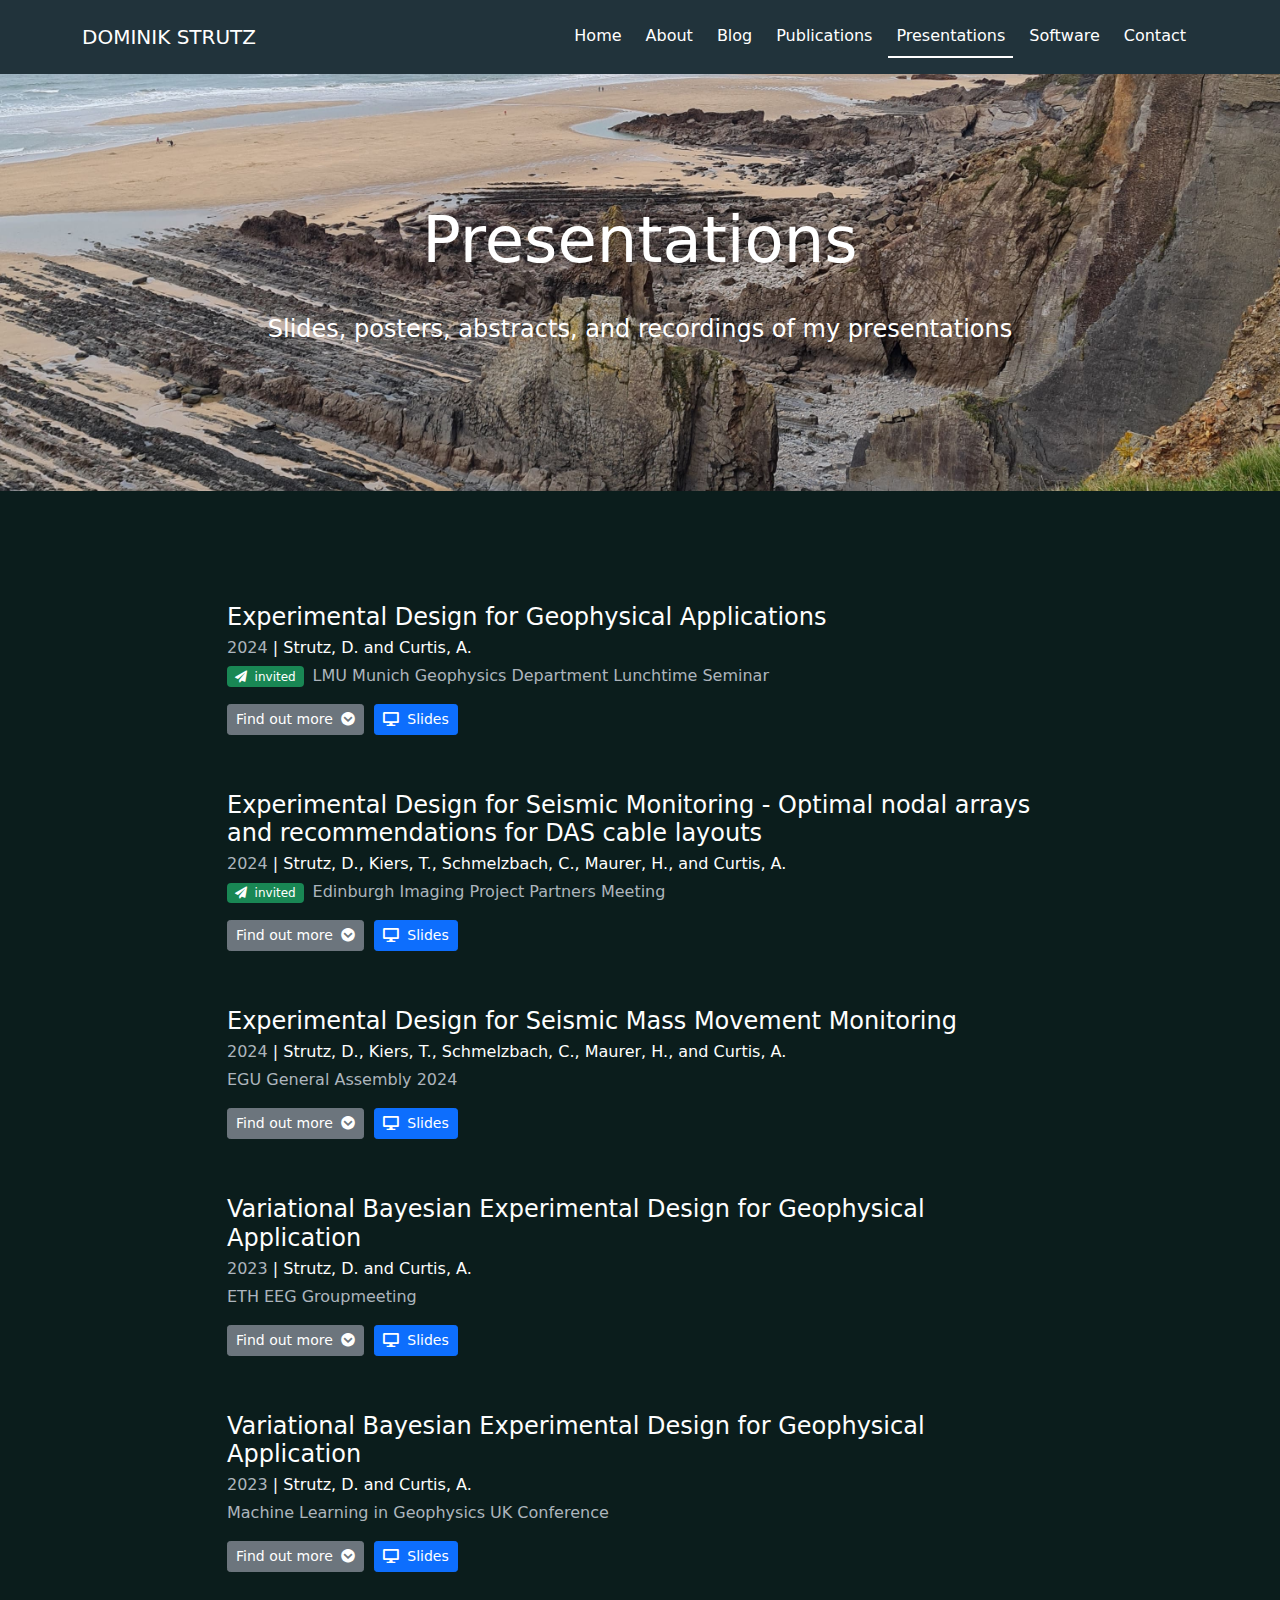
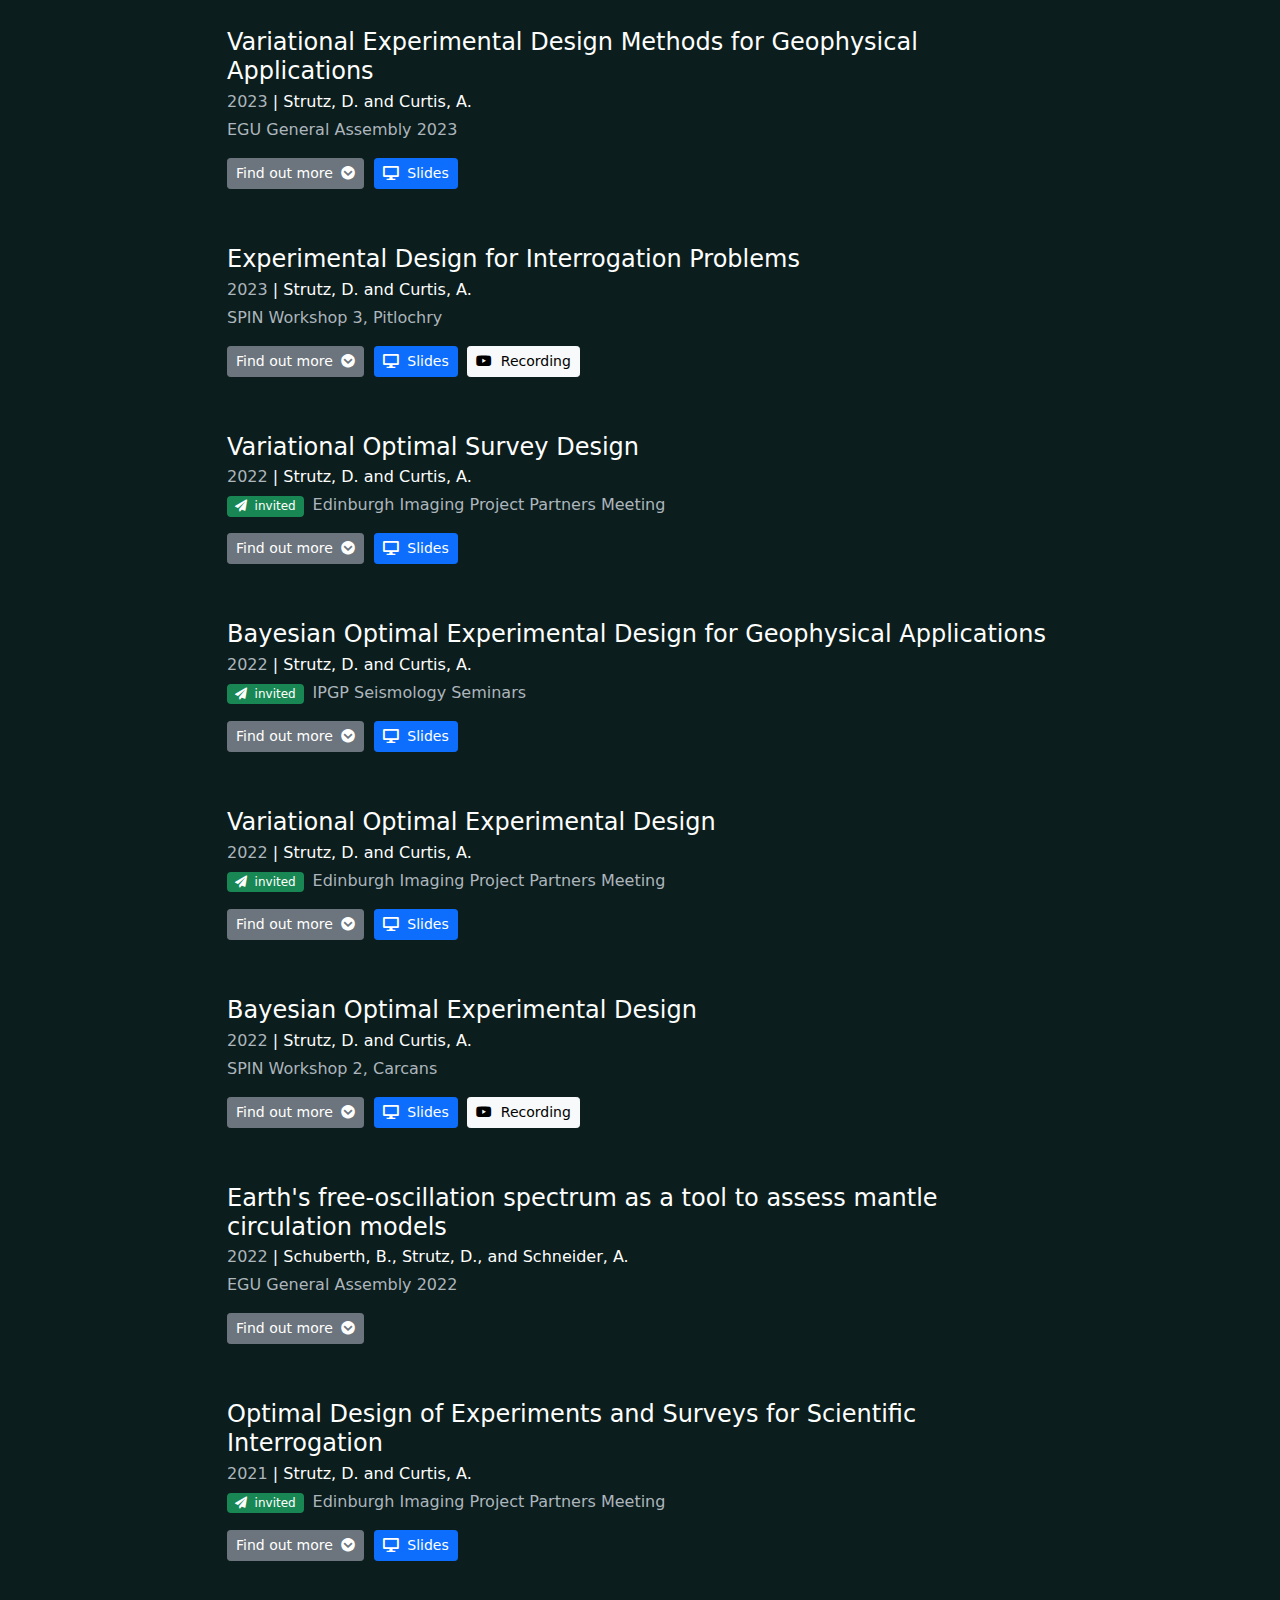
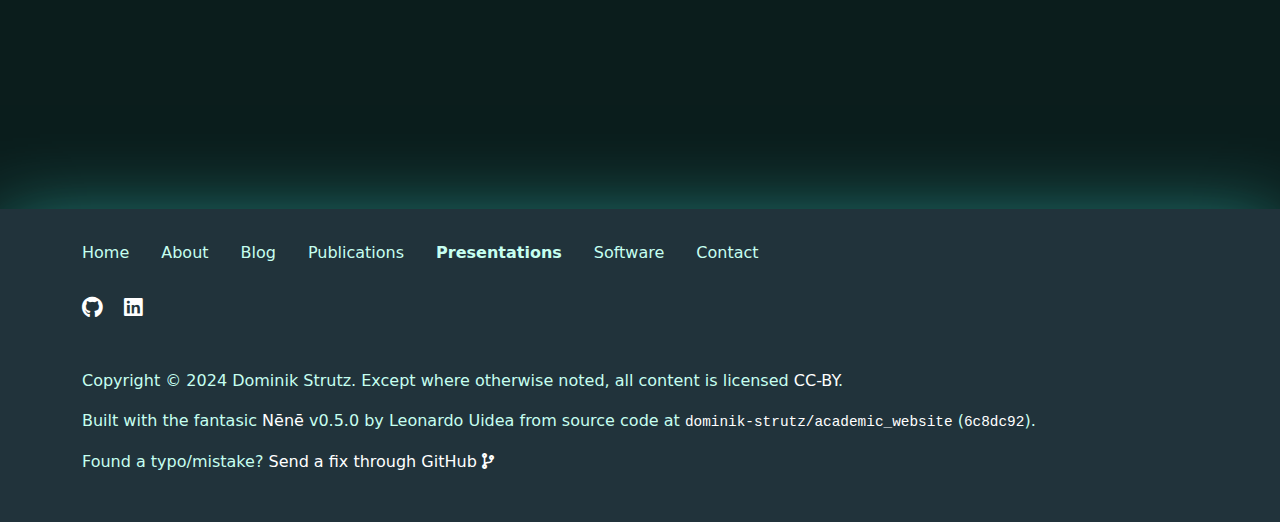
<file: presentations/index.html>
<!DOCTYPE html>
<html lang="en">

<head>
  <meta charset="utf-8"/>
  <meta name="viewport" content="width=device-width, initial-scale=1.0" />
  <title>Presentations | Dominik Strutz</title>
  <link rel="shortcut icon" href="/images/favicon.png"/>

  <!-- Social media cards -->
  <!-- Twitter -->
  <meta name="twitter:card" content="summary_large_image">
  <meta name="twitter:site" content="@">
  <meta name="twitter:creator" content="@">
  <!-- OpenGraph -->
  <meta property="og:type" content="website" />
  <meta property="og:title" content="Presentations | Dominik Strutz" />
  <meta property="og:description" content="Slides, posters, abstracts, and recordings of my presentations" />
  <meta property="og:image" content="https://www.dominikstrutz.com/images/thumbnail/presentations.png" />
  <meta property="og:url" content="https://www.dominikstrutz.com/presentations/index.html" />
  <!--<meta property="og:site_name" content="Dominik Strutz" />-->

  <!-- Bootstrap -->
  <link rel="stylesheet" href="/pkg/bootstrap-5.1/bootstrap.min.css">
  <!-- FontAwsome -->
  <link rel="stylesheet" href="/pkg/fontawesome/css/all.css">
  <!-- Academicons -->
  <link rel="stylesheet" href="/pkg/academicons-1.9.1/css/academicons.min.css">
  <!-- KaTeX -->
  <link rel="stylesheet" href="/pkg/katex-0.15.3/katex.min.css" integrity="sha384-KiWOvVjnN8qwAZbuQyWDIbfCLFhLXNETzBQjA/92pIowpC0d2O3nppDGQVgwd2nB">

  <!-- Main CSS stylesheet -->
  <link rel="stylesheet" href="/css/style.css">

  <!-- Plausible analytics for anonymous usage statistics -->
  <script defer data-domain="dominik-strutz.github.io" src="https://plausible.io/js/plausible.js"></script>
</head>

<body>
  <header style="">
    <nav class="navbar navbar-expand-lg navbar-dark" aria-labelledby="primary-navigation">
      <div class="container align-middle">
        <a class="navbar-brand" href="/">
          DOMINIK STRUTZ
        </a>
        <button class="navbar-toggler" type="button"
                data-bs-toggle="collapse" data-bs-target="#navbarNav"
                aria-controls="navbarNav" aria-expanded="false"
                aria-label="Toggle navigation">
          <span class="navbar-toggler-icon"></span>
        </button>
        <div class="collapse navbar-collapse align-middle" id="navbarNav">
        <div class="navbar-collapse align-middle" id="navbarNav">
          <ul class="navbar-nav ms-lg-auto flex-row flex-wrap">
              <li class="nav-item col-6 col-lg-auto">
                
  
  
  
  <a class="nav-link"  href="/">Home</a>
              </li>
              <li class="nav-item col-6 col-lg-auto">
                
  
  
  
  <a class="nav-link"  href="/about/">About</a>
              </li>
              <li class="nav-item col-6 col-lg-auto">
                
  
  
  
  <a class="nav-link"  href="/blog/">Blog</a>
              </li>
              <li class="nav-item col-6 col-lg-auto">
                
  
  
  
  <a class="nav-link"  href="/publications/">Publications</a>
              </li>
              <li class="nav-item col-6 col-lg-auto">
                
  
  
  
    
    
  
  <a class="nav-link active" aria-current="page" href="/presentations/">Presentations</a>
              </li>
              <li class="nav-item col-6 col-lg-auto">
                
  
  
  
  <a class="nav-link"  href="/software/">Software</a>
              </li>
              <li class="nav-item col-6 col-lg-auto">
                
  
  
  
  <a class="nav-link"  href="/contact/">Contact</a>
              </li>
          </ul>
        </div>
      </div>
    </nav>
      <div class="banner-background" style="background-image: url(/images/backgrounds/cornwall_cliffs_2.jpg); background-position: center;">
        <!-- <div class="overlay"> # causes a small dots to be on image and make it darker
        </div> -->
        <section class="container text-center banner">
            <h1 class="display-3">
              Presentations
            </h1>
            <p class="fs-4">
              Slides, posters, abstracts, and recordings of my presentations
            </p>
        </section>
      </div>
  </header>

  <main>
      <section class="container page-content overflow-hidden wide-page">
        <div class="mb-5">
  <h2 class="fs-4 mb-1">
    Experimental Design for Geophysical Applications
  </h2>
  <p class="mb-1 fs-6">
    <span class="text-muted">2024</span> |
    Strutz, D. and Curtis, A.
  </p>
  <p class="text-muted fs-6">
      <span class="badge bg-success fw-normal me-1">
        <i class="fa fa-paper-plane me-1" aria-hidden="true"></i>
        invited
      </span>
    LMU Munich Geophysics Department Lunchtime Seminar
  </p>
  <button class="btn btn-secondary btn-sm me-1 mb-2" type="button"
      data-bs-toggle="collapse" data-bs-target="#collapse-1"
      aria-expanded="false" aria-controls="collapse-1">
    Find out more <i class="fa fa-chevron-circle-down ms-1" aria-hidden="true"></i>
  </button>
  <a class="btn btn-sm btn-primary me-1 mb-2" href="https://docs.google.com/presentation/d/1-EjpyjGqjmuhr4y8VKcMe1UIgovjmZaD/edit?usp=sharing&ouid=105162353935342002928&rtpof=true&sd=true" target="_blank">
    <i class="fa fa-desktop me-1" aria-hidden="true"></i>
    Slides
  </a>
  <div id="collapse-1" class="collapse paper-info mt-2 overflow-hidden">
      <h3 class="fs-4">About</h3>
      <iframe src="https://docs.google.com/presentation/d/e/2PACX-1vQrrE2GDh22Xvynt15Dm3Xj_bHv9ZW7-8usjM8kTujoT1z7csZCYzqMhcUMoJdBVg/embed?start=false&loop=false&delayms=3000" frameborder="0" width="1280" height="749" allowfullscreen="true" mozallowfullscreen="true" webkitallowfullscreen="true"></iframe>
  </div>
</div>
<div class="mb-5">
  <h2 class="fs-4 mb-1">
    Experimental Design for Seismic Monitoring - Optimal nodal arrays and recommendations for DAS cable layouts
  </h2>
  <p class="mb-1 fs-6">
    <span class="text-muted">2024</span> |
    Strutz, D., Kiers, T., Schmelzbach, C., Maurer, H., and Curtis, A.
  </p>
  <p class="text-muted fs-6">
      <span class="badge bg-success fw-normal me-1">
        <i class="fa fa-paper-plane me-1" aria-hidden="true"></i>
        invited
      </span>
    Edinburgh Imaging Project Partners Meeting
  </p>
  <button class="btn btn-secondary btn-sm me-1 mb-2" type="button"
      data-bs-toggle="collapse" data-bs-target="#collapse-2"
      aria-expanded="false" aria-controls="collapse-2">
    Find out more <i class="fa fa-chevron-circle-down ms-1" aria-hidden="true"></i>
  </button>
  <a class="btn btn-sm btn-primary me-1 mb-2" href="https://docs.google.com/presentation/d/1Gqrfy7wbVq8bcUQJPHkBTaCqal9pOfcZ/edit?usp=sharing&ouid=105162353935342002928&rtpof=true&sd=true" target="_blank">
    <i class="fa fa-desktop me-1" aria-hidden="true"></i>
    Slides
  </a>
  <div id="collapse-2" class="collapse paper-info mt-2 overflow-hidden">
      <h3 class="fs-4">About</h3>
      <div class="google-slides-container"> <iframe src="https://docs.google.com/presentation/d/1Gqrfy7wbVq8bcUQJPHkBTaCqal9pOfcZ/embed?start=false&loop=false&delayms=3000" frameborder="0" width="1280" height="749" allowfullscreen="true" mozallowfullscreen="true" webkitallowfullscreen="true"></iframe> </div>
  </div>
</div>
<div class="mb-5">
  <h2 class="fs-4 mb-1">
    Experimental Design for Seismic Mass Movement Monitoring
  </h2>
  <p class="mb-1 fs-6">
    <span class="text-muted">2024</span> |
    Strutz, D., Kiers, T., Schmelzbach, C., Maurer, H., and Curtis, A.
  </p>
  <p class="text-muted fs-6">
    EGU General Assembly 2024
  </p>
  <button class="btn btn-secondary btn-sm me-1 mb-2" type="button"
      data-bs-toggle="collapse" data-bs-target="#collapse-3"
      aria-expanded="false" aria-controls="collapse-3">
    Find out more <i class="fa fa-chevron-circle-down ms-1" aria-hidden="true"></i>
  </button>
  <a class="btn btn-sm btn-primary me-1 mb-2" href="https://docs.google.com/presentation/d/1EkS5EVMmeb1122GYtKTof740Fmk3bfeZ/edit?usp=sharing&ouid=105162353935342002928&rtpof=true&sd=true" target="_blank">
    <i class="fa fa-desktop me-1" aria-hidden="true"></i>
    Slides
  </a>
  <div id="collapse-3" class="collapse paper-info mt-2 overflow-hidden">
      <h3 class="fs-4">About</h3>
      <div class="google-slides-container"> <iframe src="https://docs.google.com/presentation/d/1EkS5EVMmeb1122GYtKTof740Fmk3bfeZ/embed?start=false&loop=false&delayms=3000" frameborder="0" width="1280" height="749" allowfullscreen="true" mozallowfullscreen="true" webkitallowfullscreen="true"></iframe> </div>
        <h3 class="fs-4">Abstract</h3>
        <p>Mass movements are a significant natural hazard and are expected to increase in frequency as global temperatures rise and extreme weather events become more common. The close observation of mass movements can be essential to minimise their adverse effects on society. The efficient use of the available surveying equipment and resources is important when monitoring mass movements. This is because they are often located in inaccessible terrain, and observing them over months or years can be expensive. A deployment pattern and number of sensors (henceforth, the experimental design) can often be optimised to substantially decrease the uncertainty of scientific results that can be inferred from the observed data. We have developed a novel method to optimise the design of seismic node layouts and fibre-optic based Distributed Acoustic Sensor (DAS) cable pathways for monitoring seismic events. We use it to design surveys to focus on slope instability-induced seismicity. Our general Bayesian experimental design framework can take into account prior information on event locations, subsurface seismic velocity models, the nonlinearity of the physics governing seismic traveltimes, different models of attenuation, and the directional sensitivity of different sensor types (e.g. the inline sensitivity of fibre-optic cables). The introduction of a likelihood that a travel-time measurement will be made at a given station for a given seismic event allows us to account for the effect of attenuation on the observed data, and the angular dependence of one-component measurements such as DAS. We show that we can efficiently design seismic node installations, give quantitative recommendations for DAS cable layouts, and show the feasibility of optimising hybrid designs combining both measurement types. We benchmark the experimental design algorithms using an effectively exhaustive data set collected at the Cuolm da Vi slope instability (Swiss Alps, near Sedrun, in Central Switzerland). The data set includes recordings from over 1000 seismic nodes, in a hexagonal grid with roughly 28m receiver spacing over the slope’s surface, of which each recorded data from over 100 dynamite shots spread across the slope. This extremely dense deployment provides the unique opportunity to choose nearly arbitrary designs (i.e. subsets of the nodes) and then test those designs by using them to locate the explosions for which we know the location. By averaging the performance of the probabilistic source location inversions over all dynamite shots, the performance of optimised, heuristic and random experimental designs can be compared. The same design methods can be applied to seismic source localisation in many different contexts, such as locating microseismic events, and other scenarios, such as infrasound source location.</p>
  </div>
</div>
<div class="mb-5">
  <h2 class="fs-4 mb-1">
    Variational Bayesian Experimental Design for Geophysical Application
  </h2>
  <p class="mb-1 fs-6">
    <span class="text-muted">2023</span> |
    Strutz, D. and Curtis, A.
  </p>
  <p class="text-muted fs-6">
    ETH EEG Groupmeeting
  </p>
  <button class="btn btn-secondary btn-sm me-1 mb-2" type="button"
      data-bs-toggle="collapse" data-bs-target="#collapse-4"
      aria-expanded="false" aria-controls="collapse-4">
    Find out more <i class="fa fa-chevron-circle-down ms-1" aria-hidden="true"></i>
  </button>
  <a class="btn btn-sm btn-primary me-1 mb-2" href="https://docs.google.com/presentation/d/10CbtuiNhGiutxlk0XpAtX4cyRlSu47NO/edit?usp=sharing&ouid=105162353935342002928&rtpof=true&sd=true" target="_blank">
    <i class="fa fa-desktop me-1" aria-hidden="true"></i>
    Slides
  </a>
  <div id="collapse-4" class="collapse paper-info mt-2 overflow-hidden">
      <h3 class="fs-4">About</h3>
      <div class="google-slides-container"> <iframe src="https://docs.google.com/presentation/d/e/2PACX-1vQXn_MgW-e8TT2wh758w9erB9zJoMiZ1_cT98J6B5T_2UIgUTFPnrsjjUA58nNzjA/embed?start=false&loop=false&delayms=3000" frameborder="0" width="1280" height="749" allowfullscreen="true" mozallowfullscreen="true" webkitallowfullscreen="true"></iframe> </div>
  </div>
</div>
<div class="mb-5">
  <h2 class="fs-4 mb-1">
    Variational Bayesian Experimental Design for Geophysical Application
  </h2>
  <p class="mb-1 fs-6">
    <span class="text-muted">2023</span> |
    Strutz, D. and Curtis, A.
  </p>
  <p class="text-muted fs-6">
    Machine Learning in Geophysics UK Conference
  </p>
  <button class="btn btn-secondary btn-sm me-1 mb-2" type="button"
      data-bs-toggle="collapse" data-bs-target="#collapse-5"
      aria-expanded="false" aria-controls="collapse-5">
    Find out more <i class="fa fa-chevron-circle-down ms-1" aria-hidden="true"></i>
  </button>
  <a class="btn btn-sm btn-primary me-1 mb-2" href="https://docs.google.com/presentation/d/1-m-VT_iuDOMU0ARKuQ0IFTtmwNDcnFKF/edit?usp=sharing&ouid=105162353935342002928&rtpof=true&sd=true" target="_blank">
    <i class="fa fa-desktop me-1" aria-hidden="true"></i>
    Slides
  </a>
  <div id="collapse-5" class="collapse paper-info mt-2 overflow-hidden">
      <h3 class="fs-4">About</h3>
      <div class="google-slides-container"> <iframe src="https://docs.google.com/presentation/d/e/2PACX-1vRmG1Y30qlSFsUvqrHq4kvJk3-kVmMZQRCePMUD6QvNs_45VaFmt8v1eLpc16ze1g/embed?start=false&loop=false&delayms=3000" frameborder="0" width="1280" height="749" allowfullscreen="true" mozallowfullscreen="true" webkitallowfullscreen="true"></iframe> </div>
  </div>
</div>
<div class="mb-5">
  <h2 class="fs-4 mb-1">
    Variational Experimental Design Methods for Geophysical Applications
  </h2>
  <p class="mb-1 fs-6">
    <span class="text-muted">2023</span> |
    Strutz, D. and Curtis, A.
  </p>
  <p class="text-muted fs-6">
    EGU General Assembly 2023
  </p>
  <button class="btn btn-secondary btn-sm me-1 mb-2" type="button"
      data-bs-toggle="collapse" data-bs-target="#collapse-6"
      aria-expanded="false" aria-controls="collapse-6">
    Find out more <i class="fa fa-chevron-circle-down ms-1" aria-hidden="true"></i>
  </button>
  <a class="btn btn-sm btn-primary me-1 mb-2" href="https://docs.google.com/presentation/d/1fdQ3LmECp9v8P39c8dtLDmMYC9_B6SXS/edit?usp=sharing&ouid=105162353935342002928&rtpof=true&sd=true" target="_blank">
    <i class="fa fa-desktop me-1" aria-hidden="true"></i>
    Slides
  </a>
  <div id="collapse-6" class="collapse paper-info mt-2 overflow-hidden">
      <h3 class="fs-4">About</h3>
      <div class="google-slides-container"> <iframe src="https://docs.google.com/presentation/d/e/2PACX-1vTODdnLBhC_wZE7-VCCZFQnaQJaU-GhqddIwXRoY1skN-yksmkyDqPM8GA-8LduCw/embed?start=false&loop=false&delayms=60000" frameborder="0" width="1280" height="749" allowfullscreen="true" mozallowfullscreen="true" webkitallowfullscreen="true"></iframe> </div>
        <h3 class="fs-4">Abstract</h3>
        <p>The design of geophysical surveys or experiments (henceforth, the experimental design) significantly influences the uncertainty in scientific results that can be inferred from recorded data. Typical aspects of experimental designs that can be varied are locations of sensors, sensor types, and the modelling or data processing methods to be applied to recorded data. To tighten constraints on the solution to any inverse or inference problem, and thus to rule out as many false possibilities as possible, the design should be optimised such that it is practically achievable within cost and logistical constraints, and such that it maximises expected post-experimental information about the solution. 
Bayesian experimental design refers to a class of methods that use uncertainty estimation methods to quantify the expected gain in information about target parameters provided by an experiment, and to optimise the design of the experiment to maximise that gain. Information gain quantifies the decrease in uncertainty caused by observing data. Expected information gain is an estimate of the gain in information that will be offered by any particular design post-experiment. Bayesian experimental design methods vary the design so as to maximise the expected information gain, subject to practical constraints. 
We introduce variational experimental design methods that are novel to geophysics, and discuss their benefits and limitations in the context of geophysical applications. The family of variational methods relies on functional approximations of probability distributions, and in some cases, of the model-data relationships. They can be used to design experiments that best resolve either all model parameters, or the answer to a specific question about the system studied. Their potential advantage over some other design methods is that finding the functional approximations used by variational methods tends to rely more on optimisation theory than the more common stochastic uncertainty analysis used to approximate Bayesian uncertainties. This allows the wealth of understanding of optimisation methods to be applied to the full Bayesian design problem. 
Variational design methods are demonstrated by optimising the design of an experiment consisting of seismometer locations on the Earth's surface, so as to best estimate seismic source parameters given arrival time data obtained at seismometers. By designing separate experiments to constrain the hypocentres and epicentres of events, we show that optimal designs may change substantially depending on which questions about the subsurface we wish the experiment to help us to answer. 
By accounting for differing expected uncertainties in travel time picks depending on the picking method used, we demonstrate that the data processing method can be optimised as part of the design process, provided that expected uncertainties are available from each method.</p>
  </div>
</div>
<div class="mb-5">
  <h2 class="fs-4 mb-1">
    Experimental Design for Interrogation Problems
  </h2>
  <p class="mb-1 fs-6">
    <span class="text-muted">2023</span> |
    Strutz, D. and Curtis, A.
  </p>
  <p class="text-muted fs-6">
    SPIN Workshop 3, Pitlochry
  </p>
  <button class="btn btn-secondary btn-sm me-1 mb-2" type="button"
      data-bs-toggle="collapse" data-bs-target="#collapse-7"
      aria-expanded="false" aria-controls="collapse-7">
    Find out more <i class="fa fa-chevron-circle-down ms-1" aria-hidden="true"></i>
  </button>
  <a class="btn btn-sm btn-primary me-1 mb-2" href="https://docs.google.com/presentation/d/1QcM7GTVSIgJtuveikTFU06tPO5CztWc9/edit?usp=sharing&ouid=105162353935342002928&rtpof=true&sd=true" target="_blank">
    <i class="fa fa-desktop me-1" aria-hidden="true"></i>
    Slides
  </a>
  <a class="btn btn-sm btn-light me-1 mb-2" href="https://www.youtube.com/watch?v=w4ktPkacfK4" target="_blank">
    <i class="fab fa-youtube me-1" aria-hidden="true"></i>
    Recording
  </a>
  <div id="collapse-7" class="collapse paper-info mt-2 overflow-hidden">
      <h3 class="fs-4">About</h3>
      <div class="google-slides-container"> <iframe src="https://docs.google.com/presentation/d/e/2PACX-1vS8I1gVHRl-OHtbM9raG3OIUQIa_Lm1ectKE7xglx8SqojT4qwFCkbpyU0SnLVSeA/embed?start=false&loop=false&delayms=60000" frameborder="0" width="1280" height="749" allowfullscreen="true" mozallowfullscreen="true" webkitallowfullscreen="true"></iframe> </div>
  </div>
</div>
<div class="mb-5">
  <h2 class="fs-4 mb-1">
    Variational Optimal Survey Design
  </h2>
  <p class="mb-1 fs-6">
    <span class="text-muted">2022</span> |
    Strutz, D. and Curtis, A.
  </p>
  <p class="text-muted fs-6">
      <span class="badge bg-success fw-normal me-1">
        <i class="fa fa-paper-plane me-1" aria-hidden="true"></i>
        invited
      </span>
    Edinburgh Imaging Project Partners Meeting
  </p>
  <button class="btn btn-secondary btn-sm me-1 mb-2" type="button"
      data-bs-toggle="collapse" data-bs-target="#collapse-8"
      aria-expanded="false" aria-controls="collapse-8">
    Find out more <i class="fa fa-chevron-circle-down ms-1" aria-hidden="true"></i>
  </button>
  <a class="btn btn-sm btn-primary me-1 mb-2" href="https://docs.google.com/presentation/d/1mxEy_dZ73GJeYhFlpTCkQkNnOdnCsxqT/edit?usp=sharing&ouid=105162353935342002928&rtpof=true&sd=true" target="_blank">
    <i class="fa fa-desktop me-1" aria-hidden="true"></i>
    Slides
  </a>
  <div id="collapse-8" class="collapse paper-info mt-2 overflow-hidden">
      <h3 class="fs-4">About</h3>
      <div class="google-slides-container"> <iframe src="https://docs.google.com/presentation/d/e/2PACX-1vTQqVn_43K_b3UgmQ9kIYffQ5Hd3magtfVUOqyCmolef4-3UihfSmMsk5mNQlT9JA/embed?start=false&loop=false&delayms=60000" frameborder="0" width="800" height="400" allowfullscreen="true" mozallowfullscreen="true" webkitallowfullscreen="true"></iframe> </div>
  </div>
</div>
<div class="mb-5">
  <h2 class="fs-4 mb-1">
    Bayesian Optimal Experimental Design for Geophysical Applications
  </h2>
  <p class="mb-1 fs-6">
    <span class="text-muted">2022</span> |
    Strutz, D. and Curtis, A.
  </p>
  <p class="text-muted fs-6">
      <span class="badge bg-success fw-normal me-1">
        <i class="fa fa-paper-plane me-1" aria-hidden="true"></i>
        invited
      </span>
    IPGP Seismology Seminars
  </p>
  <button class="btn btn-secondary btn-sm me-1 mb-2" type="button"
      data-bs-toggle="collapse" data-bs-target="#collapse-9"
      aria-expanded="false" aria-controls="collapse-9">
    Find out more <i class="fa fa-chevron-circle-down ms-1" aria-hidden="true"></i>
  </button>
  <a class="btn btn-sm btn-primary me-1 mb-2" href="https://docs.google.com/presentation/d/1VjZneLoE2jHL9IbGE5wWlmO4oefx9o9_/edit?usp=sharing&ouid=105162353935342002928&rtpof=true&sd=true" target="_blank">
    <i class="fa fa-desktop me-1" aria-hidden="true"></i>
    Slides
  </a>
  <div id="collapse-9" class="collapse paper-info mt-2 overflow-hidden">
      <h3 class="fs-4">About</h3>
      <div class="google-slides-container"> <iframe src="https://docs.google.com/presentation/d/e/2PACX-1vQ1mhtNr7mkraWBHwD10YZklPZl0G89d3POWqwLSS2fEnCcukOkRVPSDpSZhXN79w/embed?start=false&loop=false&delayms=60000" frameborder="0" width="800" height="400" allowfullscreen="true" mozallowfullscreen="true" webkitallowfullscreen="true"></iframe> </div>
  </div>
</div>
<div class="mb-5">
  <h2 class="fs-4 mb-1">
    Variational Optimal Experimental Design
  </h2>
  <p class="mb-1 fs-6">
    <span class="text-muted">2022</span> |
    Strutz, D. and Curtis, A.
  </p>
  <p class="text-muted fs-6">
      <span class="badge bg-success fw-normal me-1">
        <i class="fa fa-paper-plane me-1" aria-hidden="true"></i>
        invited
      </span>
    Edinburgh Imaging Project Partners Meeting
  </p>
  <button class="btn btn-secondary btn-sm me-1 mb-2" type="button"
      data-bs-toggle="collapse" data-bs-target="#collapse-10"
      aria-expanded="false" aria-controls="collapse-10">
    Find out more <i class="fa fa-chevron-circle-down ms-1" aria-hidden="true"></i>
  </button>
  <a class="btn btn-sm btn-primary me-1 mb-2" href="https://docs.google.com/presentation/d/1N1WP_zix3HUgEk6-vrZSJY92o9ksSfI7/edit?usp=sharing&ouid=105162353935342002928&rtpof=true&sd=true" target="_blank">
    <i class="fa fa-desktop me-1" aria-hidden="true"></i>
    Slides
  </a>
  <div id="collapse-10" class="collapse paper-info mt-2 overflow-hidden">
      <h3 class="fs-4">About</h3>
      <div class="google-slides-container"> <iframe src="https://docs.google.com/presentation/d/e/2PACX-1vSZHSNIKmnrhNNu4J-y-MPpE_XTmztuesV_8IM4waqVj3bcvE-6j3u_jutZwsGeRg/embed?start=false&loop=false&delayms=60000" frameborder="0" width="800" height="400" allowfullscreen="true" mozallowfullscreen="true" webkitallowfullscreen="true"></iframe> </div>
  </div>
</div>
<div class="mb-5">
  <h2 class="fs-4 mb-1">
    Bayesian Optimal Experimental Design
  </h2>
  <p class="mb-1 fs-6">
    <span class="text-muted">2022</span> |
    Strutz, D. and Curtis, A.
  </p>
  <p class="text-muted fs-6">
    SPIN Workshop 2, Carcans
  </p>
  <button class="btn btn-secondary btn-sm me-1 mb-2" type="button"
      data-bs-toggle="collapse" data-bs-target="#collapse-11"
      aria-expanded="false" aria-controls="collapse-11">
    Find out more <i class="fa fa-chevron-circle-down ms-1" aria-hidden="true"></i>
  </button>
  <a class="btn btn-sm btn-primary me-1 mb-2" href="https://docs.google.com/presentation/d/1KXP12ICUDnDIv_jEN9XOUQ1aeyR7phrp/edit?usp=sharing&ouid=105162353935342002928&rtpof=true&sd=true" target="_blank">
    <i class="fa fa-desktop me-1" aria-hidden="true"></i>
    Slides
  </a>
  <a class="btn btn-sm btn-light me-1 mb-2" href="https://www.youtube.com/watch?v=fViIGwYm2gs" target="_blank">
    <i class="fab fa-youtube me-1" aria-hidden="true"></i>
    Recording
  </a>
  <div id="collapse-11" class="collapse paper-info mt-2 overflow-hidden">
      <h3 class="fs-4">About</h3>
      <p>
This talk gives a brief introduction to Bayesian optimal experimental design for the other members of the SPIN project.
</p>
<div class="google-slides-container"> <iframe src="https://docs.google.com/presentation/d/e/2PACX-1vT3cynPkH8vLOTRMybULJZ6RaDUfkgKQ1CcxNXTmRTgu7zJMI6gBkafqJKf8o2HdA/embed?start=false&loop=false&delayms=60000" frameborder="0" width="800" height="400" allowfullscreen="true" mozallowfullscreen="true" webkitallowfullscreen="true"></iframe> </div>
  </div>
</div>
<div class="mb-5">
  <h2 class="fs-4 mb-1">
    Earth's free-oscillation spectrum as a tool to assess mantle circulation models
  </h2>
  <p class="mb-1 fs-6">
    <span class="text-muted">2022</span> |
    Schuberth, B., Strutz, D., and Schneider, A.
  </p>
  <p class="text-muted fs-6">
    EGU General Assembly 2022
  </p>
  <button class="btn btn-secondary btn-sm me-1 mb-2" type="button"
      data-bs-toggle="collapse" data-bs-target="#collapse-12"
      aria-expanded="false" aria-controls="collapse-12">
    Find out more <i class="fa fa-chevron-circle-down ms-1" aria-hidden="true"></i>
  </button>
  <div id="collapse-12" class="collapse paper-info mt-2 overflow-hidden">
      <h3 class="fs-4">About</h3>
      This talk delivered by my MSc supervisor Bernhard Schuberth is based on the work done for my MSc thesis and subsequent further work by Anna Schneider.
        <h3 class="fs-4">Abstract</h3>
        <p>Geodynamic inverse models that aim at retrodicting past mantle evolution require accurate estimates of its thermodynamic present-day state. Tomographic models are in principle well suited to provide this information. However, a fundamental problem that impacts the quality of the retrodiction arises from their inherently limited resolving power and the fact that the magnitudes of seismic heterogeneity are difficult to constrain owing to the necessity to regularize the inversions (e.g. by norm damping). To get a better understanding of the magnitudes of heterogeneity in the mantle, one option is to predict seismic velocity variations from the temperature field of forward mantle circulation models (MCMs) in combination with thermodynamic models of mantle mineralogy.  Temperature is not a free parameter in these models, but rather constrained by the underlying conservation equations and relevant input parameters. If the geodynamic models are run at earth-like Rayleigh number, temperature variations are expected to feature realistic magnitudes, which, together with the mineralogical mapping, should lead to realistic magnitudes of seismic heterogeneity. This has been investigated in previous studies by computing secondary predictions for the MCMs, such as seismic body wave traveltimes and geoid undulations. A complicating factor, however, is the trade-off between thermal and compositional variations that both may affect the seismic velocities. A further complexity arises from the fact that the elastic velocities of the mineralogical model need to be corrected for the effects of anelasticity, the parameters of which are poorly known.  Thus, a range of seismic velocity values may still be possible for a given temperature. 
<p>Here, we explore the possibility to use Earth’s normal mode spectrum to narrow the range of plausible magnitudes of seismic heterogeneity in the mantle. To this end, we compute free-oscillation spectra with full coupling of modes below 3.5 mHz in our geodynamic models.  In our analysis, we consider different measures to investigate whether the normal mode data may provide complementary information to earlier assessments of MCMs based on body waves. In addition to the direct misfit between spectra of real and synthetic data, the variance of a large number of stacked multiplets can be used to constrain the even degree covariance of lateral heterogeneity under certain assumptions. Using different realizations of seismic MCM structure that differ in terms of the anelastic temperature to velocity mapping, we will analyse the potential of normal mode data to put tighter constraints on the magnitudes of heterogeneity.</p></p>
  </div>
</div>
<div class="mb-5">
  <h2 class="fs-4 mb-1">
    Optimal Design of Experiments and Surveys for Scientific Interrogation
  </h2>
  <p class="mb-1 fs-6">
    <span class="text-muted">2021</span> |
    Strutz, D. and Curtis, A.
  </p>
  <p class="text-muted fs-6">
      <span class="badge bg-success fw-normal me-1">
        <i class="fa fa-paper-plane me-1" aria-hidden="true"></i>
        invited
      </span>
    Edinburgh Imaging Project Partners Meeting
  </p>
  <button class="btn btn-secondary btn-sm me-1 mb-2" type="button"
      data-bs-toggle="collapse" data-bs-target="#collapse-13"
      aria-expanded="false" aria-controls="collapse-13">
    Find out more <i class="fa fa-chevron-circle-down ms-1" aria-hidden="true"></i>
  </button>
  <a class="btn btn-sm btn-primary me-1 mb-2" href="https://docs.google.com/presentation/d/1DXWK7R-elop90KgH1EzD_5lltCE7ZCNs/edit?usp=sharing&ouid=105162353935342002928&rtpof=true&sd=true" target="_blank">
    <i class="fa fa-desktop me-1" aria-hidden="true"></i>
    Slides
  </a>
  <div id="collapse-13" class="collapse paper-info mt-2 overflow-hidden">
      <h3 class="fs-4">About</h3>
      <div class="google-slides-container"> <iframe src="https://docs.google.com/presentation/d/e/2PACX-1vQmjdDqZqZTf5s3O5mGoGYfnerUHpFUPsAncnKsnH_FC-KfcVpPreXMMN6pzA3QCw/embed?start=false&loop=false&delayms=60000" frameborder="0" width="800" height="400" allowfullscreen="true" mozallowfullscreen="true" webkitallowfullscreen="true"></iframe> </div>
  </div>
</div>
      </section>
  </main>

  <footer>
    <div class="container">
      <nav class="footer-nav mb-4" aria-labelledby="secondary-navigation">
        <ul class="nav">
            <li class="nav-item">
              
  
  
  
  <a class="nav-link"  href="/">Home</a>
            </li>
            <li class="nav-item">
              
  
  
  
  <a class="nav-link"  href="/about/">About</a>
            </li>
            <li class="nav-item">
              
  
  
  
  <a class="nav-link"  href="/blog/">Blog</a>
            </li>
            <li class="nav-item">
              
  
  
  
  <a class="nav-link"  href="/publications/">Publications</a>
            </li>
            <li class="nav-item">
              
  
  
  
    
    
  
  <a class="nav-link active" aria-current="page" href="/presentations/">Presentations</a>
            </li>
            <li class="nav-item">
              
  
  
  
  <a class="nav-link"  href="/software/">Software</a>
            </li>
            <li class="nav-item">
              
  
  
  
  <a class="nav-link"  href="/contact/">Contact</a>
            </li>
        </ul>
      </nav>
      <ul class="list-inline mb-5">
        <!-- <li class="list-inline-item"> -->
          <!-- The rel="me" attribute verifies for Mastodon that I own this domain -->
          <!-- <a rel="me" aria-label="Mastodon" href="https:///@" target="_blank"><i class="fab fa-mastodon fa-lg me-2" title="Mastodon" aria-hidden="true"></i></a>
        </li> -->
        <!-- <li class="list-inline-item">
          <a aria-label="Twitter" href="https://twitter.com/" target="_blank"><i class="fab fa-twitter fa-lg me-2" title="Twitter" aria-hidden="true"></i></a>
        </li> -->
        <li class="list-inline-item">
          <a aria-label="GitHub" href="https://github.com/dominik-strutz" target="_blank"><i class="fab fa-github fa-lg me-2" title="GitHub" aria-hidden="true"></i></a>
        </li>
        <li class="list-inline-item">
          <a aria-label="LinkedIn" href="https://www.linkedin.com/in/dominik-strutz-664973144/" target="_blank"><i class="fab fa-linkedin fa-lg me-2" title="LinkedIn" aria-hidden="true"></i></a>
        </li>
        <!-- <li class="list-inline-item">
          <a aria-label="YouTube" href="" target="_blank"><i class="fab fa-youtube fa-lg me-2" title="YouTube" aria-hidden="true"></i></a>
        </li> -->
        <!-- <li class="list-inline-item">
          <a aria-label="ORCID" href="https://orcid.org/" target="_blank"><i class="ai ai-orcid fa-lg me-2" title="ORCID" aria-hidden="true"></i></a>
        </li> -->
      </ul>
      <p>
        Copyright &copy; 2024 Dominik Strutz.
          Except where otherwise noted, all content is licensed
<a href="https://creativecommons.org/licenses/by/4.0/">CC-BY</a>.

      </p>
      <p>
        Built with the fantasic <a href="https://nene.leouieda.com">Nēnē</a> v0.5.0 by Leonardo Uidea
        from source code at
        <a href="https://github.com/dominik-strutz/academic_website"><code>dominik-strutz/academic_website</code></a>
        (<a href="https://github.com/dominik-strutz/academic_website/commit/6c8dc92"><code>6c8dc92</code></a>).
      </p>
      <p>
        Found a typo/mistake?
        <a target="_blank" href="https://github.com/dominik-strutz/academic_website/edit/main/presentations/index.md">
          Send a fix through GitHub
          <i class="fa fa-code-branch" aria-hidden="true"></i>
        </a>
      </p>
    </div>
  </footer>

  <!-- Bootstrap -->
  <script src="/pkg/bootstrap-5.1/bootstrap.bundle.min.js" integrity="sha384-/bQdsTh/da6pkI1MST/rWKFNjaCP5gBSY4sEBT38Q/9RBh9AH40zEOg7Hlq2THRZ" crossorigin="anonymous"></script>
  <!-- KaTeX -->
  <script defer src="/pkg/katex-0.15.3/katex.min.js" integrity="sha384-0fdwu/T/EQMsQlrHCCHoH10pkPLlKA1jL5dFyUOvB3lfeT2540/2g6YgSi2BL14p" crossorigin="anonymous"></script>
  <script defer src="/pkg/katex-0.15.3/auto-render.min.js" integrity="sha384-+XBljXPPiv+OzfbB3cVmLHf4hdUFHlWNZN5spNQ7rmHTXpd7WvJum6fIACpNNfIR" crossorigin="anonymous"></script>
  <script>
    document.addEventListener("DOMContentLoaded", function() {
      renderMathInElement(document.body, {
        delimiters: [
          {left: '$$', right: '$$', display: true},
          {left: '$', right: '$', display: false},
        ],
      });
    });
  </script>
  <!-- Dimensions badge -->

</body>
</html>
</file>
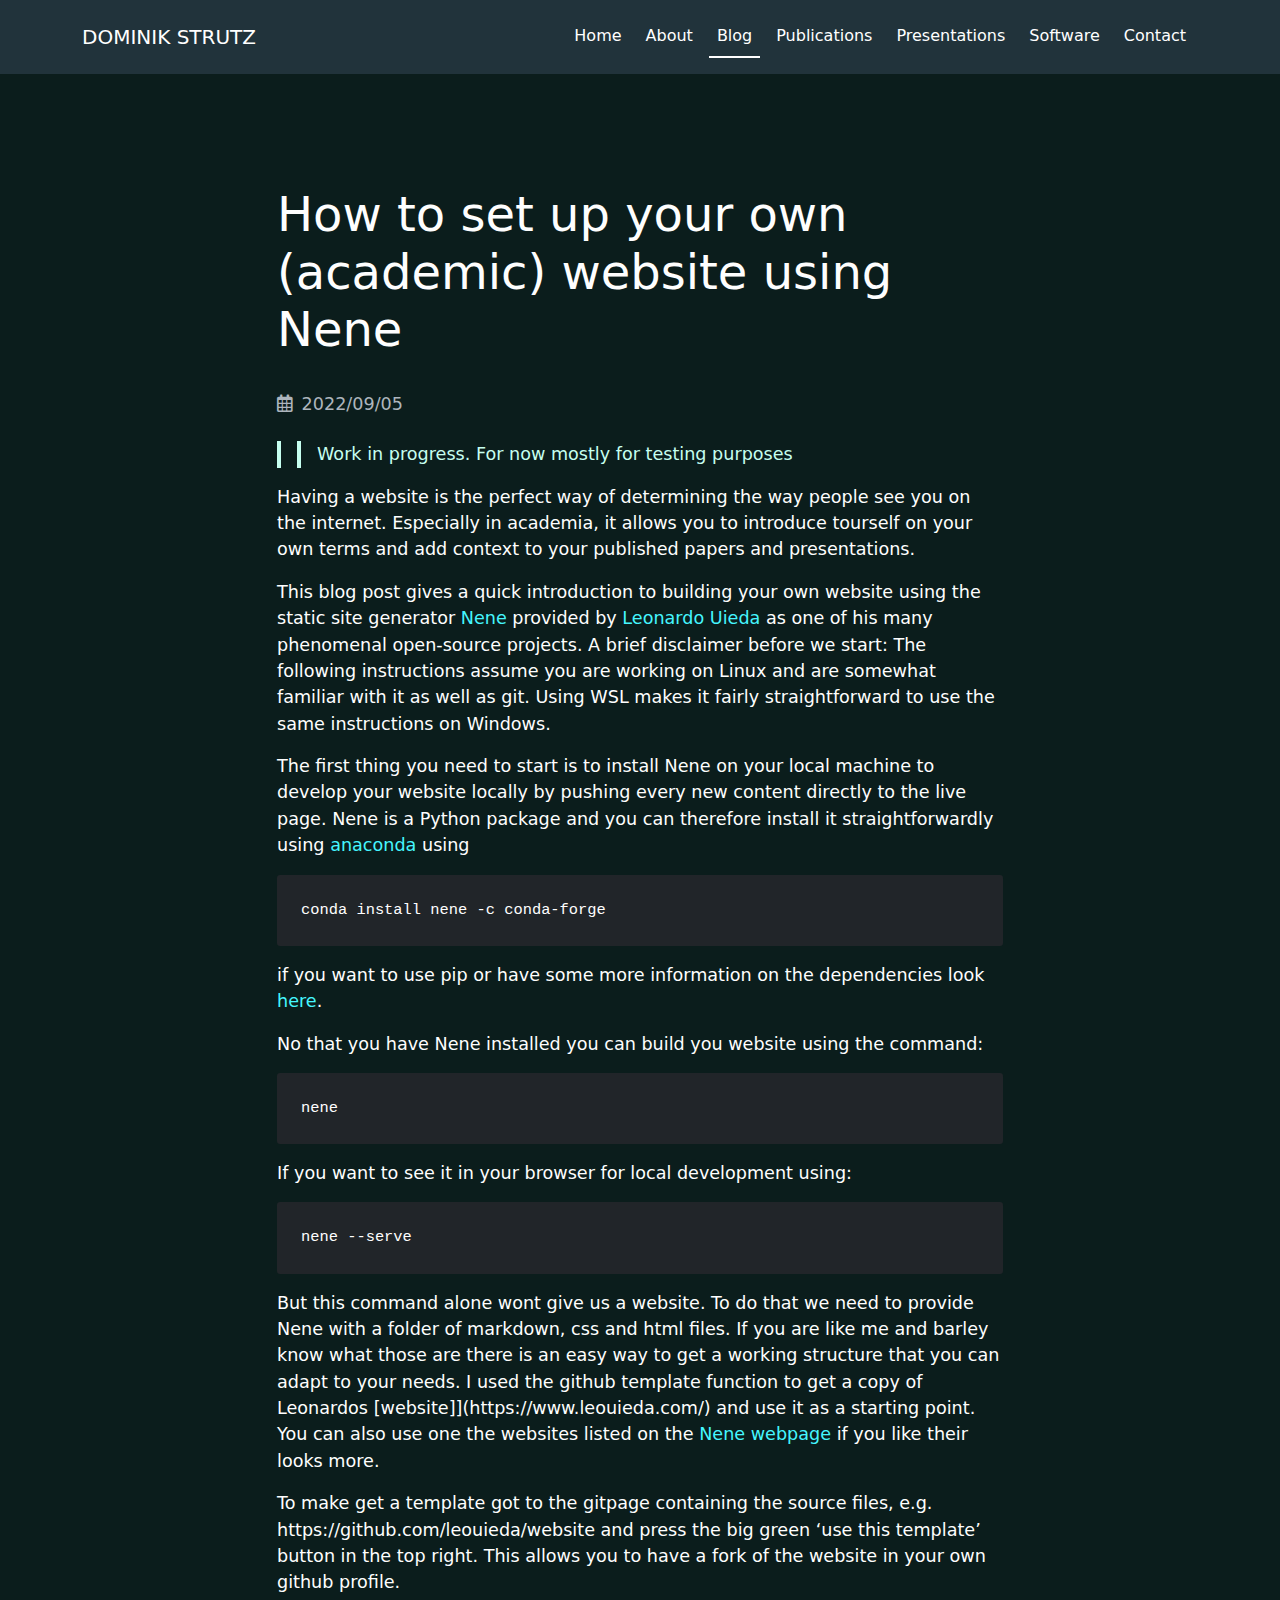
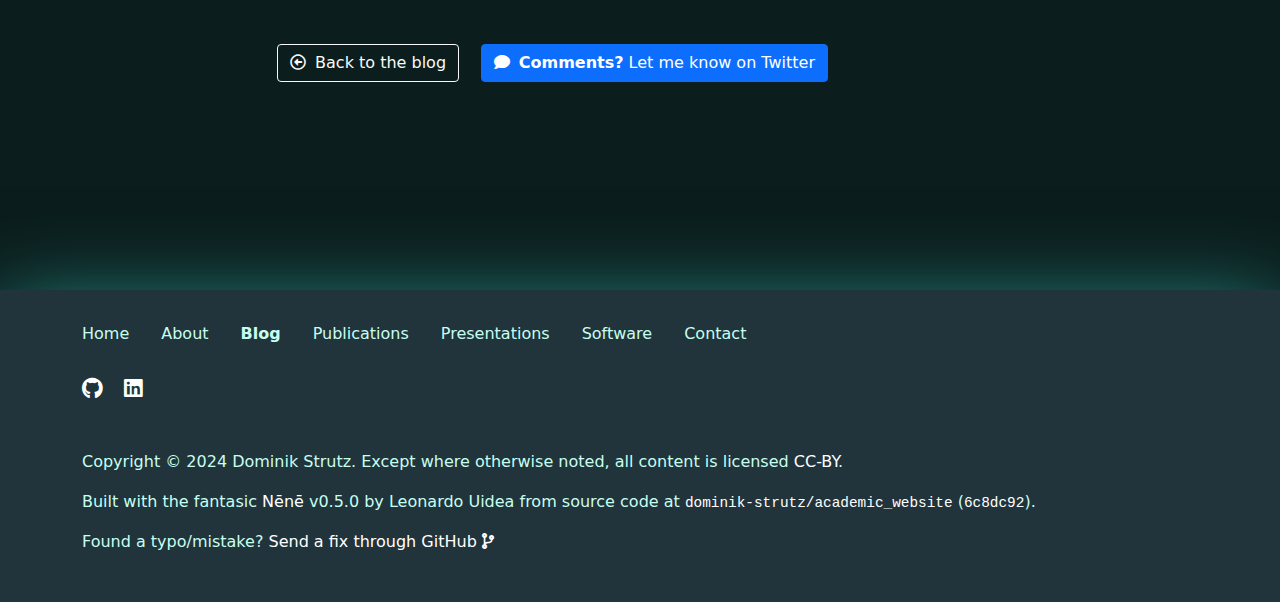
<file: blog/nene_website.html>
<!DOCTYPE html>
<html lang="en">

<head>
  <meta charset="utf-8"/>
  <meta name="viewport" content="width=device-width, initial-scale=1.0" />
  <title>How to set up your own (academic) website using Nene | Dominik Strutz</title>
  <link rel="shortcut icon" href="/images/favicon.png"/>

  <!-- Social media cards -->
  <!-- Twitter -->
  <meta name="twitter:card" content="summary_large_image">
  <meta name="twitter:site" content="@">
  <meta name="twitter:creator" content="@">
  <!-- OpenGraph -->
  <meta property="og:type" content="website" />
  <meta property="og:title" content="How to set up your own (academic) website using Nene | Dominik Strutz" />
  <meta property="og:description" content="Work in progress. For now mostly for testing purposes Having a website is the perfect way of determining the way people see you on the internet. Especially in academia, it allows you to introduce..." />
  <meta property="og:image" content="https://www.dominikstrutz.com/images/thumbnail/blog.png" />
  <meta property="og:url" content="https://www.dominikstrutz.com/blog/nene_website.html" />
  <!--<meta property="og:site_name" content="Dominik Strutz" />-->

  <!-- Bootstrap -->
  <link rel="stylesheet" href="/pkg/bootstrap-5.1/bootstrap.min.css">
  <!-- FontAwsome -->
  <link rel="stylesheet" href="/pkg/fontawesome/css/all.css">
  <!-- Academicons -->
  <link rel="stylesheet" href="/pkg/academicons-1.9.1/css/academicons.min.css">
  <!-- KaTeX -->
  <link rel="stylesheet" href="/pkg/katex-0.15.3/katex.min.css" integrity="sha384-KiWOvVjnN8qwAZbuQyWDIbfCLFhLXNETzBQjA/92pIowpC0d2O3nppDGQVgwd2nB">

  <!-- Main CSS stylesheet -->
  <link rel="stylesheet" href="/css/style.css">

  <!-- Plausible analytics for anonymous usage statistics -->
  <script defer data-domain="dominik-strutz.github.io" src="https://plausible.io/js/plausible.js"></script>
</head>

<body>
  <header style="">
    <nav class="navbar navbar-expand-lg navbar-dark" aria-labelledby="primary-navigation">
      <div class="container align-middle">
        <a class="navbar-brand" href="/">
          DOMINIK STRUTZ
        </a>
        <button class="navbar-toggler" type="button"
                data-bs-toggle="collapse" data-bs-target="#navbarNav"
                aria-controls="navbarNav" aria-expanded="false"
                aria-label="Toggle navigation">
          <span class="navbar-toggler-icon"></span>
        </button>
        <div class="collapse navbar-collapse align-middle" id="navbarNav">
        <div class="navbar-collapse align-middle" id="navbarNav">
          <ul class="navbar-nav ms-lg-auto flex-row flex-wrap">
              <li class="nav-item col-6 col-lg-auto">
                
  
  
  
  <a class="nav-link"  href="/">Home</a>
              </li>
              <li class="nav-item col-6 col-lg-auto">
                
  
  
  
  <a class="nav-link"  href="/about/">About</a>
              </li>
              <li class="nav-item col-6 col-lg-auto">
                
  
  
  
    
    
  
  <a class="nav-link active" aria-current="page" href="/blog/">Blog</a>
              </li>
              <li class="nav-item col-6 col-lg-auto">
                
  
  
  
  <a class="nav-link"  href="/publications/">Publications</a>
              </li>
              <li class="nav-item col-6 col-lg-auto">
                
  
  
  
  <a class="nav-link"  href="/presentations/">Presentations</a>
              </li>
              <li class="nav-item col-6 col-lg-auto">
                
  
  
  
  <a class="nav-link"  href="/software/">Software</a>
              </li>
              <li class="nav-item col-6 col-lg-auto">
                
  
  
  
  <a class="nav-link"  href="/contact/">Contact</a>
              </li>
          </ul>
        </div>
      </div>
    </nav>
  </header>

  <main>
<div class="container page-content overflow-hidden narrow-page">
  
    
  
  <article class="mb-4 blog ">
    <h1>
      How to set up your own (academic) website using Nene
    </h1>
    <p class="text-muted mb-4">
      <i class="far fa-calendar-alt me-1" aria-hidden="true"></i>
      2022/09/05
    </p>
    <blockquote>
<blockquote>
<p>Work in progress. For now mostly for testing purposes</p>
</blockquote>
</blockquote>
<p>Having a website is the perfect way of determining the way people see you on the internet. Especially in academia, it allows you to introduce tourself on your own terms and add context to your published papers and presentations.</p>
<p>This blog post gives a quick introduction to building your own website using the static site generator <a href="https://nene.leouieda.com/">Nene</a> provided by <a href="https://www.leouieda.com/">Leonardo Uieda</a> as one of his many phenomenal open-source projects. A brief disclaimer before we start: The following instructions assume you are working on Linux and are somewhat familiar with it as well as git. Using WSL makes it fairly straightforward to use the same instructions on Windows.</p>
<p>The first thing you need to start is to install Nene on your local machine to develop your website locally by pushing every new content directly to the live page. Nene is a Python package and you can therefore install it straightforwardly using <a href="https://www.anaconda.com/products/distribution">anaconda</a> using</p>
<pre><code class="language-python">conda install nene -c conda-forge
</code></pre>
<p>if you want to use pip or have some more information on the dependencies look <a href="https://nene.leouieda.com/install.html">here</a>.</p>
<p>No that you have Nene installed you can build you website using the command:</p>
<pre><code class="language-python">nene
</code></pre>
<p>If you want to see it in your browser for local development using:</p>
<pre><code class="language-python">nene --serve
</code></pre>
<p>But this command alone wont give us a website. To do that we need to provide Nene with a folder of markdown, css and html files. If you are like me and barley know what those are there is an easy way to get a working structure that you can adapt to your needs. I used the github template function to get a copy of Leonardos [website]](https://www.leouieda.com/) and use it as a starting point. You can also use one the websites listed on the <a href="https://nene.leouieda.com/manual/">Nene webpage</a> if you like their looks more.</p>
<p>To make get a template got to the gitpage containing the source files, e.g. https://github.com/leouieda/website and press the big green ‘use this template’ button in the top right. This allows you to have a fork of the website in your own github profile.</p>

  </article>
  <div class="mt-5">
    <a class="btn btn-outline-light me-3 mb-3" href="/blog">
      <i class="far fa-arrow-alt-circle-left me-1" aria-hidden="true"></i>
      Back to the blog
    </a>
    <a class="btn btn-primary mb-3" target="_blank" href="https://twitter.com/intent/tweet?text=@&url=https://www.dominikstrutz.com/blog/nene_website.html">
      <i class="fa fa-comment me-1" aria-hidden="true"></i>
      <strong>Comments?</strong>
      Let me know on Twitter
    </a>
  </div>
</div>
  </main>

  <footer>
    <div class="container">
      <nav class="footer-nav mb-4" aria-labelledby="secondary-navigation">
        <ul class="nav">
            <li class="nav-item">
              
  
  
  
  <a class="nav-link"  href="/">Home</a>
            </li>
            <li class="nav-item">
              
  
  
  
  <a class="nav-link"  href="/about/">About</a>
            </li>
            <li class="nav-item">
              
  
  
  
    
    
  
  <a class="nav-link active" aria-current="page" href="/blog/">Blog</a>
            </li>
            <li class="nav-item">
              
  
  
  
  <a class="nav-link"  href="/publications/">Publications</a>
            </li>
            <li class="nav-item">
              
  
  
  
  <a class="nav-link"  href="/presentations/">Presentations</a>
            </li>
            <li class="nav-item">
              
  
  
  
  <a class="nav-link"  href="/software/">Software</a>
            </li>
            <li class="nav-item">
              
  
  
  
  <a class="nav-link"  href="/contact/">Contact</a>
            </li>
        </ul>
      </nav>
      <ul class="list-inline mb-5">
        <!-- <li class="list-inline-item"> -->
          <!-- The rel="me" attribute verifies for Mastodon that I own this domain -->
          <!-- <a rel="me" aria-label="Mastodon" href="https:///@" target="_blank"><i class="fab fa-mastodon fa-lg me-2" title="Mastodon" aria-hidden="true"></i></a>
        </li> -->
        <!-- <li class="list-inline-item">
          <a aria-label="Twitter" href="https://twitter.com/" target="_blank"><i class="fab fa-twitter fa-lg me-2" title="Twitter" aria-hidden="true"></i></a>
        </li> -->
        <li class="list-inline-item">
          <a aria-label="GitHub" href="https://github.com/dominik-strutz" target="_blank"><i class="fab fa-github fa-lg me-2" title="GitHub" aria-hidden="true"></i></a>
        </li>
        <li class="list-inline-item">
          <a aria-label="LinkedIn" href="https://www.linkedin.com/in/dominik-strutz-664973144/" target="_blank"><i class="fab fa-linkedin fa-lg me-2" title="LinkedIn" aria-hidden="true"></i></a>
        </li>
        <!-- <li class="list-inline-item">
          <a aria-label="YouTube" href="" target="_blank"><i class="fab fa-youtube fa-lg me-2" title="YouTube" aria-hidden="true"></i></a>
        </li> -->
        <!-- <li class="list-inline-item">
          <a aria-label="ORCID" href="https://orcid.org/" target="_blank"><i class="ai ai-orcid fa-lg me-2" title="ORCID" aria-hidden="true"></i></a>
        </li> -->
      </ul>
      <p>
        Copyright &copy; 2024 Dominik Strutz.
          Except where otherwise noted, all content is licensed
<a href="https://creativecommons.org/licenses/by/4.0/">CC-BY</a>.

      </p>
      <p>
        Built with the fantasic <a href="https://nene.leouieda.com">Nēnē</a> v0.5.0 by Leonardo Uidea
        from source code at
        <a href="https://github.com/dominik-strutz/academic_website"><code>dominik-strutz/academic_website</code></a>
        (<a href="https://github.com/dominik-strutz/academic_website/commit/6c8dc92"><code>6c8dc92</code></a>).
      </p>
      <p>
        Found a typo/mistake?
        <a target="_blank" href="https://github.com/dominik-strutz/academic_website/edit/main/blog/nene_website.md">
          Send a fix through GitHub
          <i class="fa fa-code-branch" aria-hidden="true"></i>
        </a>
      </p>
    </div>
  </footer>

  <!-- Bootstrap -->
  <script src="/pkg/bootstrap-5.1/bootstrap.bundle.min.js" integrity="sha384-/bQdsTh/da6pkI1MST/rWKFNjaCP5gBSY4sEBT38Q/9RBh9AH40zEOg7Hlq2THRZ" crossorigin="anonymous"></script>
  <!-- KaTeX -->
  <script defer src="/pkg/katex-0.15.3/katex.min.js" integrity="sha384-0fdwu/T/EQMsQlrHCCHoH10pkPLlKA1jL5dFyUOvB3lfeT2540/2g6YgSi2BL14p" crossorigin="anonymous"></script>
  <script defer src="/pkg/katex-0.15.3/auto-render.min.js" integrity="sha384-+XBljXPPiv+OzfbB3cVmLHf4hdUFHlWNZN5spNQ7rmHTXpd7WvJum6fIACpNNfIR" crossorigin="anonymous"></script>
  <script>
    document.addEventListener("DOMContentLoaded", function() {
      renderMathInElement(document.body, {
        delimiters: [
          {left: '$$', right: '$$', display: true},
          {left: '$', right: '$', display: false},
        ],
      });
    });
  </script>
  <!-- Dimensions badge -->

</body>
</html>
</file>
<file: pkg/fontawesome/css/all.css>
.fa,
.fas,
.far,
.fal,
.fab {
  -moz-osx-font-smoothing: grayscale;
  -webkit-font-smoothing: antialiased;
  display: inline-block;
  font-style: normal;
  font-variant: normal;
  text-rendering: auto;
  line-height: 1; }

.fa-lg {
  font-size: 1.33333em;
  line-height: 0.75em;
  vertical-align: -.0667em; }

.fa-xs {
  font-size: .75em; }

.fa-sm {
  font-size: .875em; }

.fa-1x {
  font-size: 1em; }

.fa-2x {
  font-size: 2em; }

.fa-3x {
  font-size: 3em; }

.fa-4x {
  font-size: 4em; }

.fa-5x {
  font-size: 5em; }

.fa-6x {
  font-size: 6em; }

.fa-7x {
  font-size: 7em; }

.fa-8x {
  font-size: 8em; }

.fa-9x {
  font-size: 9em; }

.fa-10x {
  font-size: 10em; }

.fa-fw {
  text-align: center;
  width: 1.25em; }

.fa-ul {
  list-style-type: none;
  margin-left: 2.5em;
  padding-left: 0; }
  .fa-ul > li {
    position: relative; }

.fa-li {
  left: -2em;
  position: absolute;
  text-align: center;
  width: 2em;
  line-height: inherit; }

.fa-border {
  border: solid 0.08em #eee;
  border-radius: .1em;
  padding: .2em .25em .15em; }

.fa-pull-left {
  float: left; }

.fa-pull-right {
  float: right; }

.fa.fa-pull-left,
.fas.fa-pull-left,
.far.fa-pull-left,
.fal.fa-pull-left,
.fab.fa-pull-left {
  margin-right: .3em; }

.fa.fa-pull-right,
.fas.fa-pull-right,
.far.fa-pull-right,
.fal.fa-pull-right,
.fab.fa-pull-right {
  margin-left: .3em; }

.fa-spin {
  -webkit-animation: fa-spin 2s infinite linear;
          animation: fa-spin 2s infinite linear; }

.fa-pulse {
  -webkit-animation: fa-spin 1s infinite steps(8);
          animation: fa-spin 1s infinite steps(8); }

@-webkit-keyframes fa-spin {
  0% {
    -webkit-transform: rotate(0deg);
            transform: rotate(0deg); }
  100% {
    -webkit-transform: rotate(360deg);
            transform: rotate(360deg); } }

@keyframes fa-spin {
  0% {
    -webkit-transform: rotate(0deg);
            transform: rotate(0deg); }
  100% {
    -webkit-transform: rotate(360deg);
            transform: rotate(360deg); } }

.fa-rotate-90 {
  -ms-filter: "progid:DXImageTransform.Microsoft.BasicImage(rotation=1)";
  -webkit-transform: rotate(90deg);
          transform: rotate(90deg); }

.fa-rotate-180 {
  -ms-filter: "progid:DXImageTransform.Microsoft.BasicImage(rotation=2)";
  -webkit-transform: rotate(180deg);
          transform: rotate(180deg); }

.fa-rotate-270 {
  -ms-filter: "progid:DXImageTransform.Microsoft.BasicImage(rotation=3)";
  -webkit-transform: rotate(270deg);
          transform: rotate(270deg); }

.fa-flip-horizontal {
  -ms-filter: "progid:DXImageTransform.Microsoft.BasicImage(rotation=0, mirror=1)";
  -webkit-transform: scale(-1, 1);
          transform: scale(-1, 1); }

.fa-flip-vertical {
  -ms-filter: "progid:DXImageTransform.Microsoft.BasicImage(rotation=2, mirror=1)";
  -webkit-transform: scale(1, -1);
          transform: scale(1, -1); }

.fa-flip-horizontal.fa-flip-vertical {
  -ms-filter: "progid:DXImageTransform.Microsoft.BasicImage(rotation=2, mirror=1)";
  -webkit-transform: scale(-1, -1);
          transform: scale(-1, -1); }

:root .fa-rotate-90,
:root .fa-rotate-180,
:root .fa-rotate-270,
:root .fa-flip-horizontal,
:root .fa-flip-vertical {
  -webkit-filter: none;
          filter: none; }

.fa-stack {
  display: inline-block;
  height: 2em;
  line-height: 2em;
  position: relative;
  vertical-align: middle;
  width: 2.5em; }

.fa-stack-1x,
.fa-stack-2x {
  left: 0;
  position: absolute;
  text-align: center;
  width: 100%; }

.fa-stack-1x {
  line-height: inherit; }

.fa-stack-2x {
  font-size: 2em; }

.fa-inverse {
  color: #fff; }

/* Font Awesome uses the Unicode Private Use Area (PUA) to ensure screen
readers do not read off random characters that represent icons */
.fa-500px:before {
  content: "\f26e"; }

.fa-accessible-icon:before {
  content: "\f368"; }

.fa-accusoft:before {
  content: "\f369"; }

.fa-acquisitions-incorporated:before {
  content: "\f6af"; }

.fa-ad:before {
  content: "\f641"; }

.fa-address-book:before {
  content: "\f2b9"; }

.fa-address-card:before {
  content: "\f2bb"; }

.fa-adjust:before {
  content: "\f042"; }

.fa-adn:before {
  content: "\f170"; }

.fa-adobe:before {
  content: "\f778"; }

.fa-adversal:before {
  content: "\f36a"; }

.fa-affiliatetheme:before {
  content: "\f36b"; }

.fa-air-freshener:before {
  content: "\f5d0"; }

.fa-algolia:before {
  content: "\f36c"; }

.fa-align-center:before {
  content: "\f037"; }

.fa-align-justify:before {
  content: "\f039"; }

.fa-align-left:before {
  content: "\f036"; }

.fa-align-right:before {
  content: "\f038"; }

.fa-alipay:before {
  content: "\f642"; }

.fa-allergies:before {
  content: "\f461"; }

.fa-amazon:before {
  content: "\f270"; }

.fa-amazon-pay:before {
  content: "\f42c"; }

.fa-ambulance:before {
  content: "\f0f9"; }

.fa-american-sign-language-interpreting:before {
  content: "\f2a3"; }

.fa-amilia:before {
  content: "\f36d"; }

.fa-anchor:before {
  content: "\f13d"; }

.fa-android:before {
  content: "\f17b"; }

.fa-angellist:before {
  content: "\f209"; }

.fa-angle-double-down:before {
  content: "\f103"; }

.fa-angle-double-left:before {
  content: "\f100"; }

.fa-angle-double-right:before {
  content: "\f101"; }

.fa-angle-double-up:before {
  content: "\f102"; }

.fa-angle-down:before {
  content: "\f107"; }

.fa-angle-left:before {
  content: "\f104"; }

.fa-angle-right:before {
  content: "\f105"; }

.fa-angle-up:before {
  content: "\f106"; }

.fa-angry:before {
  content: "\f556"; }

.fa-angrycreative:before {
  content: "\f36e"; }

.fa-angular:before {
  content: "\f420"; }

.fa-ankh:before {
  content: "\f644"; }

.fa-app-store:before {
  content: "\f36f"; }

.fa-app-store-ios:before {
  content: "\f370"; }

.fa-apper:before {
  content: "\f371"; }

.fa-apple:before {
  content: "\f179"; }

.fa-apple-alt:before {
  content: "\f5d1"; }

.fa-apple-pay:before {
  content: "\f415"; }

.fa-archive:before {
  content: "\f187"; }

.fa-archway:before {
  content: "\f557"; }

.fa-arrow-alt-circle-down:before {
  content: "\f358"; }

.fa-arrow-alt-circle-left:before {
  content: "\f359"; }

.fa-arrow-alt-circle-right:before {
  content: "\f35a"; }

.fa-arrow-alt-circle-up:before {
  content: "\f35b"; }

.fa-arrow-circle-down:before {
  content: "\f0ab"; }

.fa-arrow-circle-left:before {
  content: "\f0a8"; }

.fa-arrow-circle-right:before {
  content: "\f0a9"; }

.fa-arrow-circle-up:before {
  content: "\f0aa"; }

.fa-arrow-down:before {
  content: "\f063"; }

.fa-arrow-left:before {
  content: "\f060"; }

.fa-arrow-right:before {
  content: "\f061"; }

.fa-arrow-up:before {
  content: "\f062"; }

.fa-arrows-alt:before {
  content: "\f0b2"; }

.fa-arrows-alt-h:before {
  content: "\f337"; }

.fa-arrows-alt-v:before {
  content: "\f338"; }

.fa-artstation:before {
  content: "\f77a"; }

.fa-assistive-listening-systems:before {
  content: "\f2a2"; }

.fa-asterisk:before {
  content: "\f069"; }

.fa-asymmetrik:before {
  content: "\f372"; }

.fa-at:before {
  content: "\f1fa"; }

.fa-atlas:before {
  content: "\f558"; }

.fa-atlassian:before {
  content: "\f77b"; }

.fa-atom:before {
  content: "\f5d2"; }

.fa-audible:before {
  content: "\f373"; }

.fa-audio-description:before {
  content: "\f29e"; }

.fa-autoprefixer:before {
  content: "\f41c"; }

.fa-avianex:before {
  content: "\f374"; }

.fa-aviato:before {
  content: "\f421"; }

.fa-award:before {
  content: "\f559"; }

.fa-aws:before {
  content: "\f375"; }

.fa-baby:before {
  content: "\f77c"; }

.fa-baby-carriage:before {
  content: "\f77d"; }

.fa-backspace:before {
  content: "\f55a"; }

.fa-backward:before {
  content: "\f04a"; }

.fa-balance-scale:before {
  content: "\f24e"; }

.fa-ban:before {
  content: "\f05e"; }

.fa-band-aid:before {
  content: "\f462"; }

.fa-bandcamp:before {
  content: "\f2d5"; }

.fa-barcode:before {
  content: "\f02a"; }

.fa-bars:before {
  content: "\f0c9"; }

.fa-baseball-ball:before {
  content: "\f433"; }

.fa-basketball-ball:before {
  content: "\f434"; }

.fa-bath:before {
  content: "\f2cd"; }

.fa-battery-empty:before {
  content: "\f244"; }

.fa-battery-full:before {
  content: "\f240"; }

.fa-battery-half:before {
  content: "\f242"; }

.fa-battery-quarter:before {
  content: "\f243"; }

.fa-battery-three-quarters:before {
  content: "\f241"; }

.fa-bed:before {
  content: "\f236"; }

.fa-beer:before {
  content: "\f0fc"; }

.fa-behance:before {
  content: "\f1b4"; }

.fa-behance-square:before {
  content: "\f1b5"; }

.fa-bell:before {
  content: "\f0f3"; }

.fa-bell-slash:before {
  content: "\f1f6"; }

.fa-bezier-curve:before {
  content: "\f55b"; }

.fa-bible:before {
  content: "\f647"; }

.fa-bicycle:before {
  content: "\f206"; }

.fa-bimobject:before {
  content: "\f378"; }

.fa-binoculars:before {
  content: "\f1e5"; }

.fa-biohazard:before {
  content: "\f780"; }

.fa-birthday-cake:before {
  content: "\f1fd"; }

.fa-bitbucket:before {
  content: "\f171"; }

.fa-bitcoin:before {
  content: "\f379"; }

.fa-bity:before {
  content: "\f37a"; }

.fa-black-tie:before {
  content: "\f27e"; }

.fa-blackberry:before {
  content: "\f37b"; }

.fa-blender:before {
  content: "\f517"; }

.fa-blender-phone:before {
  content: "\f6b6"; }

.fa-blind:before {
  content: "\f29d"; }

.fa-blog:before {
  content: "\f781"; }

.fa-blogger:before {
  content: "\f37c"; }

.fa-blogger-b:before {
  content: "\f37d"; }

.fa-bluetooth:before {
  content: "\f293"; }

.fa-bluetooth-b:before {
  content: "\f294"; }

.fa-bold:before {
  content: "\f032"; }

.fa-bolt:before {
  content: "\f0e7"; }

.fa-bomb:before {
  content: "\f1e2"; }

.fa-bone:before {
  content: "\f5d7"; }

.fa-bong:before {
  content: "\f55c"; }

.fa-book:before {
  content: "\f02d"; }

.fa-book-dead:before {
  content: "\f6b7"; }

.fa-book-open:before {
  content: "\f518"; }

.fa-book-reader:before {
  content: "\f5da"; }

.fa-bookmark:before {
  content: "\f02e"; }

.fa-bowling-ball:before {
  content: "\f436"; }

.fa-box:before {
  content: "\f466"; }

.fa-box-open:before {
  content: "\f49e"; }

.fa-boxes:before {
  content: "\f468"; }

.fa-braille:before {
  content: "\f2a1"; }

.fa-brain:before {
  content: "\f5dc"; }

.fa-briefcase:before {
  content: "\f0b1"; }

.fa-briefcase-medical:before {
  content: "\f469"; }

.fa-broadcast-tower:before {
  content: "\f519"; }

.fa-broom:before {
  content: "\f51a"; }

.fa-brush:before {
  content: "\f55d"; }

.fa-btc:before {
  content: "\f15a"; }

.fa-bug:before {
  content: "\f188"; }

.fa-building:before {
  content: "\f1ad"; }

.fa-bullhorn:before {
  content: "\f0a1"; }

.fa-bullseye:before {
  content: "\f140"; }

.fa-burn:before {
  content: "\f46a"; }

.fa-buromobelexperte:before {
  content: "\f37f"; }

.fa-bus:before {
  content: "\f207"; }

.fa-bus-alt:before {
  content: "\f55e"; }

.fa-business-time:before {
  content: "\f64a"; }

.fa-buysellads:before {
  content: "\f20d"; }

.fa-calculator:before {
  content: "\f1ec"; }

.fa-calendar:before {
  content: "\f133"; }

.fa-calendar-alt:before {
  content: "\f073"; }

.fa-calendar-check:before {
  content: "\f274"; }

.fa-calendar-day:before {
  content: "\f783"; }

.fa-calendar-minus:before {
  content: "\f272"; }

.fa-calendar-plus:before {
  content: "\f271"; }

.fa-calendar-times:before {
  content: "\f273"; }

.fa-calendar-week:before {
  content: "\f784"; }

.fa-camera:before {
  content: "\f030"; }

.fa-camera-retro:before {
  content: "\f083"; }

.fa-campground:before {
  content: "\f6bb"; }

.fa-canadian-maple-leaf:before {
  content: "\f785"; }

.fa-candy-cane:before {
  content: "\f786"; }

.fa-cannabis:before {
  content: "\f55f"; }

.fa-capsules:before {
  content: "\f46b"; }

.fa-car:before {
  content: "\f1b9"; }

.fa-car-alt:before {
  content: "\f5de"; }

.fa-car-battery:before {
  content: "\f5df"; }

.fa-car-crash:before {
  content: "\f5e1"; }

.fa-car-side:before {
  content: "\f5e4"; }

.fa-caret-down:before {
  content: "\f0d7"; }

.fa-caret-left:before {
  content: "\f0d9"; }

.fa-caret-right:before {
  content: "\f0da"; }

.fa-caret-square-down:before {
  content: "\f150"; }

.fa-caret-square-left:before {
  content: "\f191"; }

.fa-caret-square-right:before {
  content: "\f152"; }

.fa-caret-square-up:before {
  content: "\f151"; }

.fa-caret-up:before {
  content: "\f0d8"; }

.fa-carrot:before {
  content: "\f787"; }

.fa-cart-arrow-down:before {
  content: "\f218"; }

.fa-cart-plus:before {
  content: "\f217"; }

.fa-cash-register:before {
  content: "\f788"; }

.fa-cat:before {
  content: "\f6be"; }

.fa-cc-amazon-pay:before {
  content: "\f42d"; }

.fa-cc-amex:before {
  content: "\f1f3"; }

.fa-cc-apple-pay:before {
  content: "\f416"; }

.fa-cc-diners-club:before {
  content: "\f24c"; }

.fa-cc-discover:before {
  content: "\f1f2"; }

.fa-cc-jcb:before {
  content: "\f24b"; }

.fa-cc-mastercard:before {
  content: "\f1f1"; }

.fa-cc-paypal:before {
  content: "\f1f4"; }

.fa-cc-stripe:before {
  content: "\f1f5"; }

.fa-cc-visa:before {
  content: "\f1f0"; }

.fa-centercode:before {
  content: "\f380"; }

.fa-centos:before {
  content: "\f789"; }

.fa-certificate:before {
  content: "\f0a3"; }

.fa-chair:before {
  content: "\f6c0"; }

.fa-chalkboard:before {
  content: "\f51b"; }

.fa-chalkboard-teacher:before {
  content: "\f51c"; }

.fa-charging-station:before {
  content: "\f5e7"; }

.fa-chart-area:before {
  content: "\f1fe"; }

.fa-chart-bar:before {
  content: "\f080"; }

.fa-chart-line:before {
  content: "\f201"; }

.fa-chart-pie:before {
  content: "\f200"; }

.fa-check:before {
  content: "\f00c"; }

.fa-check-circle:before {
  content: "\f058"; }

.fa-check-double:before {
  content: "\f560"; }

.fa-check-square:before {
  content: "\f14a"; }

.fa-chess:before {
  content: "\f439"; }

.fa-chess-bishop:before {
  content: "\f43a"; }

.fa-chess-board:before {
  content: "\f43c"; }

.fa-chess-king:before {
  content: "\f43f"; }

.fa-chess-knight:before {
  content: "\f441"; }

.fa-chess-pawn:before {
  content: "\f443"; }

.fa-chess-queen:before {
  content: "\f445"; }

.fa-chess-rook:before {
  content: "\f447"; }

.fa-chevron-circle-down:before {
  content: "\f13a"; }

.fa-chevron-circle-left:before {
  content: "\f137"; }

.fa-chevron-circle-right:before {
  content: "\f138"; }

.fa-chevron-circle-up:before {
  content: "\f139"; }

.fa-chevron-down:before {
  content: "\f078"; }

.fa-chevron-left:before {
  content: "\f053"; }

.fa-chevron-right:before {
  content: "\f054"; }

.fa-chevron-up:before {
  content: "\f077"; }

.fa-child:before {
  content: "\f1ae"; }

.fa-chrome:before {
  content: "\f268"; }

.fa-church:before {
  content: "\f51d"; }

.fa-circle:before {
  content: "\f111"; }

.fa-circle-notch:before {
  content: "\f1ce"; }

.fa-city:before {
  content: "\f64f"; }

.fa-clipboard:before {
  content: "\f328"; }

.fa-clipboard-check:before {
  content: "\f46c"; }

.fa-clipboard-list:before {
  content: "\f46d"; }

.fa-clock:before {
  content: "\f017"; }

.fa-clone:before {
  content: "\f24d"; }

.fa-closed-captioning:before {
  content: "\f20a"; }

.fa-cloud:before {
  content: "\f0c2"; }

.fa-cloud-download-alt:before {
  content: "\f381"; }

.fa-cloud-meatball:before {
  content: "\f73b"; }

.fa-cloud-moon:before {
  content: "\f6c3"; }

.fa-cloud-moon-rain:before {
  content: "\f73c"; }

.fa-cloud-rain:before {
  content: "\f73d"; }

.fa-cloud-showers-heavy:before {
  content: "\f740"; }

.fa-cloud-sun:before {
  content: "\f6c4"; }

.fa-cloud-sun-rain:before {
  content: "\f743"; }

.fa-cloud-upload-alt:before {
  content: "\f382"; }

.fa-cloudscale:before {
  content: "\f383"; }

.fa-cloudsmith:before {
  content: "\f384"; }

.fa-cloudversify:before {
  content: "\f385"; }

.fa-cocktail:before {
  content: "\f561"; }

.fa-code:before {
  content: "\f121"; }

.fa-code-branch:before {
  content: "\f126"; }

.fa-codepen:before {
  content: "\f1cb"; }

.fa-codiepie:before {
  content: "\f284"; }

.fa-coffee:before {
  content: "\f0f4"; }

.fa-cog:before {
  content: "\f013"; }

.fa-cogs:before {
  content: "\f085"; }

.fa-coins:before {
  content: "\f51e"; }

.fa-columns:before {
  content: "\f0db"; }

.fa-comment:before {
  content: "\f075"; }

.fa-comment-alt:before {
  content: "\f27a"; }

.fa-comment-dollar:before {
  content: "\f651"; }

.fa-comment-dots:before {
  content: "\f4ad"; }

.fa-comment-slash:before {
  content: "\f4b3"; }

.fa-comments:before {
  content: "\f086"; }

.fa-comments-dollar:before {
  content: "\f653"; }

.fa-compact-disc:before {
  content: "\f51f"; }

.fa-compass:before {
  content: "\f14e"; }

.fa-compress:before {
  content: "\f066"; }

.fa-compress-arrows-alt:before {
  content: "\f78c"; }

.fa-concierge-bell:before {
  content: "\f562"; }

.fa-confluence:before {
  content: "\f78d"; }

.fa-connectdevelop:before {
  content: "\f20e"; }

.fa-contao:before {
  content: "\f26d"; }

.fa-cookie:before {
  content: "\f563"; }

.fa-cookie-bite:before {
  content: "\f564"; }

.fa-copy:before {
  content: "\f0c5"; }

.fa-copyright:before {
  content: "\f1f9"; }

.fa-couch:before {
  content: "\f4b8"; }

.fa-cpanel:before {
  content: "\f388"; }

.fa-creative-commons:before {
  content: "\f25e"; }

.fa-creative-commons-by:before {
  content: "\f4e7"; }

.fa-creative-commons-nc:before {
  content: "\f4e8"; }

.fa-creative-commons-nc-eu:before {
  content: "\f4e9"; }

.fa-creative-commons-nc-jp:before {
  content: "\f4ea"; }

.fa-creative-commons-nd:before {
  content: "\f4eb"; }

.fa-creative-commons-pd:before {
  content: "\f4ec"; }

.fa-creative-commons-pd-alt:before {
  content: "\f4ed"; }

.fa-creative-commons-remix:before {
  content: "\f4ee"; }

.fa-creative-commons-sa:before {
  content: "\f4ef"; }

.fa-creative-commons-sampling:before {
  content: "\f4f0"; }

.fa-creative-commons-sampling-plus:before {
  content: "\f4f1"; }

.fa-creative-commons-share:before {
  content: "\f4f2"; }

.fa-creative-commons-zero:before {
  content: "\f4f3"; }

.fa-credit-card:before {
  content: "\f09d"; }

.fa-critical-role:before {
  content: "\f6c9"; }

.fa-crop:before {
  content: "\f125"; }

.fa-crop-alt:before {
  content: "\f565"; }

.fa-cross:before {
  content: "\f654"; }

.fa-crosshairs:before {
  content: "\f05b"; }

.fa-crow:before {
  content: "\f520"; }

.fa-crown:before {
  content: "\f521"; }

.fa-css3:before {
  content: "\f13c"; }

.fa-css3-alt:before {
  content: "\f38b"; }

.fa-cube:before {
  content: "\f1b2"; }

.fa-cubes:before {
  content: "\f1b3"; }

.fa-cut:before {
  content: "\f0c4"; }

.fa-cuttlefish:before {
  content: "\f38c"; }

.fa-d-and-d:before {
  content: "\f38d"; }

.fa-d-and-d-beyond:before {
  content: "\f6ca"; }

.fa-dashcube:before {
  content: "\f210"; }

.fa-database:before {
  content: "\f1c0"; }

.fa-deaf:before {
  content: "\f2a4"; }

.fa-delicious:before {
  content: "\f1a5"; }

.fa-democrat:before {
  content: "\f747"; }

.fa-deploydog:before {
  content: "\f38e"; }

.fa-deskpro:before {
  content: "\f38f"; }

.fa-desktop:before {
  content: "\f108"; }

.fa-dev:before {
  content: "\f6cc"; }

.fa-deviantart:before {
  content: "\f1bd"; }

.fa-dharmachakra:before {
  content: "\f655"; }

.fa-dhl:before {
  content: "\f790"; }

.fa-diagnoses:before {
  content: "\f470"; }

.fa-diaspora:before {
  content: "\f791"; }

.fa-dice:before {
  content: "\f522"; }

.fa-dice-d20:before {
  content: "\f6cf"; }

.fa-dice-d6:before {
  content: "\f6d1"; }

.fa-dice-five:before {
  content: "\f523"; }

.fa-dice-four:before {
  content: "\f524"; }

.fa-dice-one:before {
  content: "\f525"; }

.fa-dice-six:before {
  content: "\f526"; }

.fa-dice-three:before {
  content: "\f527"; }

.fa-dice-two:before {
  content: "\f528"; }

.fa-digg:before {
  content: "\f1a6"; }

.fa-digital-ocean:before {
  content: "\f391"; }

.fa-digital-tachograph:before {
  content: "\f566"; }

.fa-directions:before {
  content: "\f5eb"; }

.fa-discord:before {
  content: "\f392"; }

.fa-discourse:before {
  content: "\f393"; }

.fa-divide:before {
  content: "\f529"; }

.fa-dizzy:before {
  content: "\f567"; }

.fa-dna:before {
  content: "\f471"; }

.fa-dochub:before {
  content: "\f394"; }

.fa-docker:before {
  content: "\f395"; }

.fa-dog:before {
  content: "\f6d3"; }

.fa-dollar-sign:before {
  content: "\f155"; }

.fa-dolly:before {
  content: "\f472"; }

.fa-dolly-flatbed:before {
  content: "\f474"; }

.fa-donate:before {
  content: "\f4b9"; }

.fa-door-closed:before {
  content: "\f52a"; }

.fa-door-open:before {
  content: "\f52b"; }

.fa-dot-circle:before {
  content: "\f192"; }

.fa-dove:before {
  content: "\f4ba"; }

.fa-download:before {
  content: "\f019"; }

.fa-draft2digital:before {
  content: "\f396"; }

.fa-drafting-compass:before {
  content: "\f568"; }

.fa-dragon:before {
  content: "\f6d5"; }

.fa-draw-polygon:before {
  content: "\f5ee"; }

.fa-dribbble:before {
  content: "\f17d"; }

.fa-dribbble-square:before {
  content: "\f397"; }

.fa-dropbox:before {
  content: "\f16b"; }

.fa-drum:before {
  content: "\f569"; }

.fa-drum-steelpan:before {
  content: "\f56a"; }

.fa-drumstick-bite:before {
  content: "\f6d7"; }

.fa-drupal:before {
  content: "\f1a9"; }

.fa-dumbbell:before {
  content: "\f44b"; }

.fa-dumpster:before {
  content: "\f793"; }

.fa-dumpster-fire:before {
  content: "\f794"; }

.fa-dungeon:before {
  content: "\f6d9"; }

.fa-dyalog:before {
  content: "\f399"; }

.fa-earlybirds:before {
  content: "\f39a"; }

.fa-ebay:before {
  content: "\f4f4"; }

.fa-edge:before {
  content: "\f282"; }

.fa-edit:before {
  content: "\f044"; }

.fa-eject:before {
  content: "\f052"; }

.fa-elementor:before {
  content: "\f430"; }

.fa-ellipsis-h:before {
  content: "\f141"; }

.fa-ellipsis-v:before {
  content: "\f142"; }

.fa-ello:before {
  content: "\f5f1"; }

.fa-ember:before {
  content: "\f423"; }

.fa-empire:before {
  content: "\f1d1"; }

.fa-envelope:before {
  content: "\f0e0"; }

.fa-envelope-open:before {
  content: "\f2b6"; }

.fa-envelope-open-text:before {
  content: "\f658"; }

.fa-envelope-square:before {
  content: "\f199"; }

.fa-envira:before {
  content: "\f299"; }

.fa-equals:before {
  content: "\f52c"; }

.fa-eraser:before {
  content: "\f12d"; }

.fa-erlang:before {
  content: "\f39d"; }

.fa-ethereum:before {
  content: "\f42e"; }

.fa-ethernet:before {
  content: "\f796"; }

.fa-etsy:before {
  content: "\f2d7"; }

.fa-euro-sign:before {
  content: "\f153"; }

.fa-exchange-alt:before {
  content: "\f362"; }

.fa-exclamation:before {
  content: "\f12a"; }

.fa-exclamation-circle:before {
  content: "\f06a"; }

.fa-exclamation-triangle:before {
  content: "\f071"; }

.fa-expand:before {
  content: "\f065"; }

.fa-expand-arrows-alt:before {
  content: "\f31e"; }

.fa-expeditedssl:before {
  content: "\f23e"; }

.fa-external-link-alt:before {
  content: "\f35d"; }

.fa-external-link-square-alt:before {
  content: "\f360"; }

.fa-eye:before {
  content: "\f06e"; }

.fa-eye-dropper:before {
  content: "\f1fb"; }

.fa-eye-slash:before {
  content: "\f070"; }

.fa-facebook:before {
  content: "\f09a"; }

.fa-facebook-f:before {
  content: "\f39e"; }

.fa-facebook-messenger:before {
  content: "\f39f"; }

.fa-facebook-square:before {
  content: "\f082"; }

.fa-fantasy-flight-games:before {
  content: "\f6dc"; }

.fa-fast-backward:before {
  content: "\f049"; }

.fa-fast-forward:before {
  content: "\f050"; }

.fa-fax:before {
  content: "\f1ac"; }

.fa-feather:before {
  content: "\f52d"; }

.fa-feather-alt:before {
  content: "\f56b"; }

.fa-fedex:before {
  content: "\f797"; }

.fa-fedora:before {
  content: "\f798"; }

.fa-female:before {
  content: "\f182"; }

.fa-fighter-jet:before {
  content: "\f0fb"; }

.fa-figma:before {
  content: "\f799"; }

.fa-file:before {
  content: "\f15b"; }

.fa-file-alt:before {
  content: "\f15c"; }

.fa-file-archive:before {
  content: "\f1c6"; }

.fa-file-audio:before {
  content: "\f1c7"; }

.fa-file-code:before {
  content: "\f1c9"; }

.fa-file-contract:before {
  content: "\f56c"; }

.fa-file-csv:before {
  content: "\f6dd"; }

.fa-file-download:before {
  content: "\f56d"; }

.fa-file-excel:before {
  content: "\f1c3"; }

.fa-file-export:before {
  content: "\f56e"; }

.fa-file-image:before {
  content: "\f1c5"; }

.fa-file-import:before {
  content: "\f56f"; }

.fa-file-invoice:before {
  content: "\f570"; }

.fa-file-invoice-dollar:before {
  content: "\f571"; }

.fa-file-medical:before {
  content: "\f477"; }

.fa-file-medical-alt:before {
  content: "\f478"; }

.fa-file-pdf:before {
  content: "\f1c1"; }

.fa-file-powerpoint:before {
  content: "\f1c4"; }

.fa-file-prescription:before {
  content: "\f572"; }

.fa-file-signature:before {
  content: "\f573"; }

.fa-file-upload:before {
  content: "\f574"; }

.fa-file-video:before {
  content: "\f1c8"; }

.fa-file-word:before {
  content: "\f1c2"; }

.fa-fill:before {
  content: "\f575"; }

.fa-fill-drip:before {
  content: "\f576"; }

.fa-film:before {
  content: "\f008"; }

.fa-filter:before {
  content: "\f0b0"; }

.fa-fingerprint:before {
  content: "\f577"; }

.fa-fire:before {
  content: "\f06d"; }

.fa-fire-alt:before {
  content: "\f7e4"; }

.fa-fire-extinguisher:before {
  content: "\f134"; }

.fa-firefox:before {
  content: "\f269"; }

.fa-first-aid:before {
  content: "\f479"; }

.fa-first-order:before {
  content: "\f2b0"; }

.fa-first-order-alt:before {
  content: "\f50a"; }

.fa-firstdraft:before {
  content: "\f3a1"; }

.fa-fish:before {
  content: "\f578"; }

.fa-fist-raised:before {
  content: "\f6de"; }

.fa-flag:before {
  content: "\f024"; }

.fa-flag-checkered:before {
  content: "\f11e"; }

.fa-flag-usa:before {
  content: "\f74d"; }

.fa-flask:before {
  content: "\f0c3"; }

.fa-flickr:before {
  content: "\f16e"; }

.fa-flipboard:before {
  content: "\f44d"; }

.fa-flushed:before {
  content: "\f579"; }

.fa-fly:before {
  content: "\f417"; }

.fa-folder:before {
  content: "\f07b"; }

.fa-folder-minus:before {
  content: "\f65d"; }

.fa-folder-open:before {
  content: "\f07c"; }

.fa-folder-plus:before {
  content: "\f65e"; }

.fa-font:before {
  content: "\f031"; }

.fa-font-awesome:before {
  content: "\f2b4"; }

.fa-font-awesome-alt:before {
  content: "\f35c"; }

.fa-font-awesome-flag:before {
  content: "\f425"; }

.fa-font-awesome-logo-full:before {
  content: "\f4e6"; }

.fa-fonticons:before {
  content: "\f280"; }

.fa-fonticons-fi:before {
  content: "\f3a2"; }

.fa-football-ball:before {
  content: "\f44e"; }

.fa-fort-awesome:before {
  content: "\f286"; }

.fa-fort-awesome-alt:before {
  content: "\f3a3"; }

.fa-forumbee:before {
  content: "\f211"; }

.fa-forward:before {
  content: "\f04e"; }

.fa-foursquare:before {
  content: "\f180"; }

.fa-free-code-camp:before {
  content: "\f2c5"; }

.fa-freebsd:before {
  content: "\f3a4"; }

.fa-frog:before {
  content: "\f52e"; }

.fa-frown:before {
  content: "\f119"; }

.fa-frown-open:before {
  content: "\f57a"; }

.fa-fulcrum:before {
  content: "\f50b"; }

.fa-funnel-dollar:before {
  content: "\f662"; }

.fa-futbol:before {
  content: "\f1e3"; }

.fa-galactic-republic:before {
  content: "\f50c"; }

.fa-galactic-senate:before {
  content: "\f50d"; }

.fa-gamepad:before {
  content: "\f11b"; }

.fa-gas-pump:before {
  content: "\f52f"; }

.fa-gavel:before {
  content: "\f0e3"; }

.fa-gem:before {
  content: "\f3a5"; }

.fa-genderless:before {
  content: "\f22d"; }

.fa-get-pocket:before {
  content: "\f265"; }

.fa-gg:before {
  content: "\f260"; }

.fa-gg-circle:before {
  content: "\f261"; }

.fa-ghost:before {
  content: "\f6e2"; }

.fa-gift:before {
  content: "\f06b"; }

.fa-gifts:before {
  content: "\f79c"; }

.fa-git:before {
  content: "\f1d3"; }

.fa-git-square:before {
  content: "\f1d2"; }

.fa-github:before {
  content: "\f09b"; }

.fa-github-alt:before {
  content: "\f113"; }

.fa-github-square:before {
  content: "\f092"; }

.fa-gitkraken:before {
  content: "\f3a6"; }

.fa-gitlab:before {
  content: "\f296"; }

.fa-gitter:before {
  content: "\f426"; }

.fa-glass-cheers:before {
  content: "\f79f"; }

.fa-glass-martini:before {
  content: "\f000"; }

.fa-glass-martini-alt:before {
  content: "\f57b"; }

.fa-glass-whiskey:before {
  content: "\f7a0"; }

.fa-glasses:before {
  content: "\f530"; }

.fa-glide:before {
  content: "\f2a5"; }

.fa-glide-g:before {
  content: "\f2a6"; }

.fa-globe:before {
  content: "\f0ac"; }

.fa-globe-africa:before {
  content: "\f57c"; }

.fa-globe-americas:before {
  content: "\f57d"; }

.fa-globe-asia:before {
  content: "\f57e"; }

.fa-globe-europe:before {
  content: "\f7a2"; }

.fa-gofore:before {
  content: "\f3a7"; }

.fa-golf-ball:before {
  content: "\f450"; }

.fa-goodreads:before {
  content: "\f3a8"; }

.fa-goodreads-g:before {
  content: "\f3a9"; }

.fa-google:before {
  content: "\f1a0"; }

.fa-google-drive:before {
  content: "\f3aa"; }

.fa-google-play:before {
  content: "\f3ab"; }

.fa-google-plus:before {
  content: "\f2b3"; }

.fa-google-plus-g:before {
  content: "\f0d5"; }

.fa-google-plus-square:before {
  content: "\f0d4"; }

.fa-google-wallet:before {
  content: "\f1ee"; }

.fa-gopuram:before {
  content: "\f664"; }

.fa-graduation-cap:before {
  content: "\f19d"; }

.fa-gratipay:before {
  content: "\f184"; }

.fa-grav:before {
  content: "\f2d6"; }

.fa-greater-than:before {
  content: "\f531"; }

.fa-greater-than-equal:before {
  content: "\f532"; }

.fa-grimace:before {
  content: "\f57f"; }

.fa-grin:before {
  content: "\f580"; }

.fa-grin-alt:before {
  content: "\f581"; }

.fa-grin-beam:before {
  content: "\f582"; }

.fa-grin-beam-sweat:before {
  content: "\f583"; }

.fa-grin-hearts:before {
  content: "\f584"; }

.fa-grin-squint:before {
  content: "\f585"; }

.fa-grin-squint-tears:before {
  content: "\f586"; }

.fa-grin-stars:before {
  content: "\f587"; }

.fa-grin-tears:before {
  content: "\f588"; }

.fa-grin-tongue:before {
  content: "\f589"; }

.fa-grin-tongue-squint:before {
  content: "\f58a"; }

.fa-grin-tongue-wink:before {
  content: "\f58b"; }

.fa-grin-wink:before {
  content: "\f58c"; }

.fa-grip-horizontal:before {
  content: "\f58d"; }

.fa-grip-lines:before {
  content: "\f7a4"; }

.fa-grip-lines-vertical:before {
  content: "\f7a5"; }

.fa-grip-vertical:before {
  content: "\f58e"; }

.fa-gripfire:before {
  content: "\f3ac"; }

.fa-grunt:before {
  content: "\f3ad"; }

.fa-guitar:before {
  content: "\f7a6"; }

.fa-gulp:before {
  content: "\f3ae"; }

.fa-h-square:before {
  content: "\f0fd"; }

.fa-hacker-news:before {
  content: "\f1d4"; }

.fa-hacker-news-square:before {
  content: "\f3af"; }

.fa-hackerrank:before {
  content: "\f5f7"; }

.fa-hammer:before {
  content: "\f6e3"; }

.fa-hamsa:before {
  content: "\f665"; }

.fa-hand-holding:before {
  content: "\f4bd"; }

.fa-hand-holding-heart:before {
  content: "\f4be"; }

.fa-hand-holding-usd:before {
  content: "\f4c0"; }

.fa-hand-lizard:before {
  content: "\f258"; }

.fa-hand-paper:before {
  content: "\f256"; }

.fa-hand-peace:before {
  content: "\f25b"; }

.fa-hand-point-down:before {
  content: "\f0a7"; }

.fa-hand-point-left:before {
  content: "\f0a5"; }

.fa-hand-point-right:before {
  content: "\f0a4"; }

.fa-hand-point-up:before {
  content: "\f0a6"; }

.fa-hand-pointer:before {
  content: "\f25a"; }

.fa-hand-rock:before {
  content: "\f255"; }

.fa-hand-scissors:before {
  content: "\f257"; }

.fa-hand-spock:before {
  content: "\f259"; }

.fa-hands:before {
  content: "\f4c2"; }

.fa-hands-helping:before {
  content: "\f4c4"; }

.fa-handshake:before {
  content: "\f2b5"; }

.fa-hanukiah:before {
  content: "\f6e6"; }

.fa-hashtag:before {
  content: "\f292"; }

.fa-hat-wizard:before {
  content: "\f6e8"; }

.fa-haykal:before {
  content: "\f666"; }

.fa-hdd:before {
  content: "\f0a0"; }

.fa-heading:before {
  content: "\f1dc"; }

.fa-headphones:before {
  content: "\f025"; }

.fa-headphones-alt:before {
  content: "\f58f"; }

.fa-headset:before {
  content: "\f590"; }

.fa-heart:before {
  content: "\f004"; }

.fa-heart-broken:before {
  content: "\f7a9"; }

.fa-heartbeat:before {
  content: "\f21e"; }

.fa-helicopter:before {
  content: "\f533"; }

.fa-highlighter:before {
  content: "\f591"; }

.fa-hiking:before {
  content: "\f6ec"; }

.fa-hippo:before {
  content: "\f6ed"; }

.fa-hips:before {
  content: "\f452"; }

.fa-hire-a-helper:before {
  content: "\f3b0"; }

.fa-history:before {
  content: "\f1da"; }

.fa-hockey-puck:before {
  content: "\f453"; }

.fa-holly-berry:before {
  content: "\f7aa"; }

.fa-home:before {
  content: "\f015"; }

.fa-hooli:before {
  content: "\f427"; }

.fa-hornbill:before {
  content: "\f592"; }

.fa-horse:before {
  content: "\f6f0"; }

.fa-horse-head:before {
  content: "\f7ab"; }

.fa-hospital:before {
  content: "\f0f8"; }

.fa-hospital-alt:before {
  content: "\f47d"; }

.fa-hospital-symbol:before {
  content: "\f47e"; }

.fa-hot-tub:before {
  content: "\f593"; }

.fa-hotel:before {
  content: "\f594"; }

.fa-hotjar:before {
  content: "\f3b1"; }

.fa-hourglass:before {
  content: "\f254"; }

.fa-hourglass-end:before {
  content: "\f253"; }

.fa-hourglass-half:before {
  content: "\f252"; }

.fa-hourglass-start:before {
  content: "\f251"; }

.fa-house-damage:before {
  content: "\f6f1"; }

.fa-houzz:before {
  content: "\f27c"; }

.fa-hryvnia:before {
  content: "\f6f2"; }

.fa-html5:before {
  content: "\f13b"; }

.fa-hubspot:before {
  content: "\f3b2"; }

.fa-i-cursor:before {
  content: "\f246"; }

.fa-icicles:before {
  content: "\f7ad"; }

.fa-id-badge:before {
  content: "\f2c1"; }

.fa-id-card:before {
  content: "\f2c2"; }

.fa-id-card-alt:before {
  content: "\f47f"; }

.fa-igloo:before {
  content: "\f7ae"; }

.fa-image:before {
  content: "\f03e"; }

.fa-images:before {
  content: "\f302"; }

.fa-imdb:before {
  content: "\f2d8"; }

.fa-inbox:before {
  content: "\f01c"; }

.fa-indent:before {
  content: "\f03c"; }

.fa-industry:before {
  content: "\f275"; }

.fa-infinity:before {
  content: "\f534"; }

.fa-info:before {
  content: "\f129"; }

.fa-info-circle:before {
  content: "\f05a"; }

.fa-instagram:before {
  content: "\f16d"; }

.fa-intercom:before {
  content: "\f7af"; }

.fa-internet-explorer:before {
  content: "\f26b"; }

.fa-invision:before {
  content: "\f7b0"; }

.fa-ioxhost:before {
  content: "\f208"; }

.fa-italic:before {
  content: "\f033"; }

.fa-itunes:before {
  content: "\f3b4"; }

.fa-itunes-note:before {
  content: "\f3b5"; }

.fa-java:before {
  content: "\f4e4"; }

.fa-jedi:before {
  content: "\f669"; }

.fa-jedi-order:before {
  content: "\f50e"; }

.fa-jenkins:before {
  content: "\f3b6"; }

.fa-jira:before {
  content: "\f7b1"; }

.fa-joget:before {
  content: "\f3b7"; }

.fa-joint:before {
  content: "\f595"; }

.fa-joomla:before {
  content: "\f1aa"; }

.fa-journal-whills:before {
  content: "\f66a"; }

.fa-js:before {
  content: "\f3b8"; }

.fa-js-square:before {
  content: "\f3b9"; }

.fa-jsfiddle:before {
  content: "\f1cc"; }

.fa-kaaba:before {
  content: "\f66b"; }

.fa-kaggle:before {
  content: "\f5fa"; }

.fa-key:before {
  content: "\f084"; }

.fa-keybase:before {
  content: "\f4f5"; }

.fa-keyboard:before {
  content: "\f11c"; }

.fa-keycdn:before {
  content: "\f3ba"; }

.fa-khanda:before {
  content: "\f66d"; }

.fa-kickstarter:before {
  content: "\f3bb"; }

.fa-kickstarter-k:before {
  content: "\f3bc"; }

.fa-kiss:before {
  content: "\f596"; }

.fa-kiss-beam:before {
  content: "\f597"; }

.fa-kiss-wink-heart:before {
  content: "\f598"; }

.fa-kiwi-bird:before {
  content: "\f535"; }

.fa-korvue:before {
  content: "\f42f"; }

.fa-landmark:before {
  content: "\f66f"; }

.fa-language:before {
  content: "\f1ab"; }

.fa-laptop:before {
  content: "\f109"; }

.fa-laptop-code:before {
  content: "\f5fc"; }

.fa-laravel:before {
  content: "\f3bd"; }

.fa-lastfm:before {
  content: "\f202"; }

.fa-lastfm-square:before {
  content: "\f203"; }

.fa-laugh:before {
  content: "\f599"; }

.fa-laugh-beam:before {
  content: "\f59a"; }

.fa-laugh-squint:before {
  content: "\f59b"; }

.fa-laugh-wink:before {
  content: "\f59c"; }

.fa-layer-group:before {
  content: "\f5fd"; }

.fa-leaf:before {
  content: "\f06c"; }

.fa-leanpub:before {
  content: "\f212"; }

.fa-lemon:before {
  content: "\f094"; }

.fa-less:before {
  content: "\f41d"; }

.fa-less-than:before {
  content: "\f536"; }

.fa-less-than-equal:before {
  content: "\f537"; }

.fa-level-down-alt:before {
  content: "\f3be"; }

.fa-level-up-alt:before {
  content: "\f3bf"; }

.fa-life-ring:before {
  content: "\f1cd"; }

.fa-lightbulb:before {
  content: "\f0eb"; }

.fa-line:before {
  content: "\f3c0"; }

.fa-link:before {
  content: "\f0c1"; }

.fa-linkedin:before {
  content: "\f08c"; }

.fa-linkedin-in:before {
  content: "\f0e1"; }

.fa-linode:before {
  content: "\f2b8"; }

.fa-linux:before {
  content: "\f17c"; }

.fa-lira-sign:before {
  content: "\f195"; }

.fa-list:before {
  content: "\f03a"; }

.fa-list-alt:before {
  content: "\f022"; }

.fa-list-ol:before {
  content: "\f0cb"; }

.fa-list-ul:before {
  content: "\f0ca"; }

.fa-location-arrow:before {
  content: "\f124"; }

.fa-lock:before {
  content: "\f023"; }

.fa-lock-open:before {
  content: "\f3c1"; }

.fa-long-arrow-alt-down:before {
  content: "\f309"; }

.fa-long-arrow-alt-left:before {
  content: "\f30a"; }

.fa-long-arrow-alt-right:before {
  content: "\f30b"; }

.fa-long-arrow-alt-up:before {
  content: "\f30c"; }

.fa-low-vision:before {
  content: "\f2a8"; }

.fa-luggage-cart:before {
  content: "\f59d"; }

.fa-lyft:before {
  content: "\f3c3"; }

.fa-magento:before {
  content: "\f3c4"; }

.fa-magic:before {
  content: "\f0d0"; }

.fa-magnet:before {
  content: "\f076"; }

.fa-mail-bulk:before {
  content: "\f674"; }

.fa-mailchimp:before {
  content: "\f59e"; }

.fa-male:before {
  content: "\f183"; }

.fa-mandalorian:before {
  content: "\f50f"; }

.fa-map:before {
  content: "\f279"; }

.fa-map-marked:before {
  content: "\f59f"; }

.fa-map-marked-alt:before {
  content: "\f5a0"; }

.fa-map-marker:before {
  content: "\f041"; }

.fa-map-marker-alt:before {
  content: "\f3c5"; }

.fa-map-pin:before {
  content: "\f276"; }

.fa-map-signs:before {
  content: "\f277"; }

.fa-markdown:before {
  content: "\f60f"; }

.fa-marker:before {
  content: "\f5a1"; }

.fa-mars:before {
  content: "\f222"; }

.fa-mars-double:before {
  content: "\f227"; }

.fa-mars-stroke:before {
  content: "\f229"; }

.fa-mars-stroke-h:before {
  content: "\f22b"; }

.fa-mars-stroke-v:before {
  content: "\f22a"; }

.fa-mask:before {
  content: "\f6fa"; }

.fa-mastodon:before {
  content: "\f4f6"; }

.fa-maxcdn:before {
  content: "\f136"; }

.fa-medal:before {
  content: "\f5a2"; }

.fa-medapps:before {
  content: "\f3c6"; }

.fa-medium:before {
  content: "\f23a"; }

.fa-medium-m:before {
  content: "\f3c7"; }

.fa-medkit:before {
  content: "\f0fa"; }

.fa-medrt:before {
  content: "\f3c8"; }

.fa-meetup:before {
  content: "\f2e0"; }

.fa-megaport:before {
  content: "\f5a3"; }

.fa-meh:before {
  content: "\f11a"; }

.fa-meh-blank:before {
  content: "\f5a4"; }

.fa-meh-rolling-eyes:before {
  content: "\f5a5"; }

.fa-memory:before {
  content: "\f538"; }

.fa-mendeley:before {
  content: "\f7b3"; }

.fa-menorah:before {
  content: "\f676"; }

.fa-mercury:before {
  content: "\f223"; }

.fa-meteor:before {
  content: "\f753"; }

.fa-microchip:before {
  content: "\f2db"; }

.fa-microphone:before {
  content: "\f130"; }

.fa-microphone-alt:before {
  content: "\f3c9"; }

.fa-microphone-alt-slash:before {
  content: "\f539"; }

.fa-microphone-slash:before {
  content: "\f131"; }

.fa-microscope:before {
  content: "\f610"; }

.fa-microsoft:before {
  content: "\f3ca"; }

.fa-minus:before {
  content: "\f068"; }

.fa-minus-circle:before {
  content: "\f056"; }

.fa-minus-square:before {
  content: "\f146"; }

.fa-mitten:before {
  content: "\f7b5"; }

.fa-mix:before {
  content: "\f3cb"; }

.fa-mixcloud:before {
  content: "\f289"; }

.fa-mizuni:before {
  content: "\f3cc"; }

.fa-mobile:before {
  content: "\f10b"; }

.fa-mobile-alt:before {
  content: "\f3cd"; }

.fa-modx:before {
  content: "\f285"; }

.fa-monero:before {
  content: "\f3d0"; }

.fa-money-bill:before {
  content: "\f0d6"; }

.fa-money-bill-alt:before {
  content: "\f3d1"; }

.fa-money-bill-wave:before {
  content: "\f53a"; }

.fa-money-bill-wave-alt:before {
  content: "\f53b"; }

.fa-money-check:before {
  content: "\f53c"; }

.fa-money-check-alt:before {
  content: "\f53d"; }

.fa-monument:before {
  content: "\f5a6"; }

.fa-moon:before {
  content: "\f186"; }

.fa-mortar-pestle:before {
  content: "\f5a7"; }

.fa-mosque:before {
  content: "\f678"; }

.fa-motorcycle:before {
  content: "\f21c"; }

.fa-mountain:before {
  content: "\f6fc"; }

.fa-mouse-pointer:before {
  content: "\f245"; }

.fa-mug-hot:before {
  content: "\f7b6"; }

.fa-music:before {
  content: "\f001"; }

.fa-napster:before {
  content: "\f3d2"; }

.fa-neos:before {
  content: "\f612"; }

.fa-network-wired:before {
  content: "\f6ff"; }

.fa-neuter:before {
  content: "\f22c"; }

.fa-newspaper:before {
  content: "\f1ea"; }

.fa-nimblr:before {
  content: "\f5a8"; }

.fa-nintendo-switch:before {
  content: "\f418"; }

.fa-node:before {
  content: "\f419"; }

.fa-node-js:before {
  content: "\f3d3"; }

.fa-not-equal:before {
  content: "\f53e"; }

.fa-notes-medical:before {
  content: "\f481"; }

.fa-npm:before {
  content: "\f3d4"; }

.fa-ns8:before {
  content: "\f3d5"; }

.fa-nutritionix:before {
  content: "\f3d6"; }

.fa-object-group:before {
  content: "\f247"; }

.fa-object-ungroup:before {
  content: "\f248"; }

.fa-odnoklassniki:before {
  content: "\f263"; }

.fa-odnoklassniki-square:before {
  content: "\f264"; }

.fa-oil-can:before {
  content: "\f613"; }

.fa-old-republic:before {
  content: "\f510"; }

.fa-om:before {
  content: "\f679"; }

.fa-opencart:before {
  content: "\f23d"; }

.fa-openid:before {
  content: "\f19b"; }

.fa-opera:before {
  content: "\f26a"; }

.fa-optin-monster:before {
  content: "\f23c"; }

.fa-osi:before {
  content: "\f41a"; }

.fa-otter:before {
  content: "\f700"; }

.fa-outdent:before {
  content: "\f03b"; }

.fa-page4:before {
  content: "\f3d7"; }

.fa-pagelines:before {
  content: "\f18c"; }

.fa-paint-brush:before {
  content: "\f1fc"; }

.fa-paint-roller:before {
  content: "\f5aa"; }

.fa-palette:before {
  content: "\f53f"; }

.fa-palfed:before {
  content: "\f3d8"; }

.fa-pallet:before {
  content: "\f482"; }

.fa-paper-plane:before {
  content: "\f1d8"; }

.fa-paperclip:before {
  content: "\f0c6"; }

.fa-parachute-box:before {
  content: "\f4cd"; }

.fa-paragraph:before {
  content: "\f1dd"; }

.fa-parking:before {
  content: "\f540"; }

.fa-passport:before {
  content: "\f5ab"; }

.fa-pastafarianism:before {
  content: "\f67b"; }

.fa-paste:before {
  content: "\f0ea"; }

.fa-patreon:before {
  content: "\f3d9"; }

.fa-pause:before {
  content: "\f04c"; }

.fa-pause-circle:before {
  content: "\f28b"; }

.fa-paw:before {
  content: "\f1b0"; }

.fa-paypal:before {
  content: "\f1ed"; }

.fa-peace:before {
  content: "\f67c"; }

.fa-pen:before {
  content: "\f304"; }

.fa-pen-alt:before {
  content: "\f305"; }

.fa-pen-fancy:before {
  content: "\f5ac"; }

.fa-pen-nib:before {
  content: "\f5ad"; }

.fa-pen-square:before {
  content: "\f14b"; }

.fa-pencil-alt:before {
  content: "\f303"; }

.fa-pencil-ruler:before {
  content: "\f5ae"; }

.fa-penny-arcade:before {
  content: "\f704"; }

.fa-people-carry:before {
  content: "\f4ce"; }

.fa-percent:before {
  content: "\f295"; }

.fa-percentage:before {
  content: "\f541"; }

.fa-periscope:before {
  content: "\f3da"; }

.fa-person-booth:before {
  content: "\f756"; }

.fa-phabricator:before {
  content: "\f3db"; }

.fa-phoenix-framework:before {
  content: "\f3dc"; }

.fa-phoenix-squadron:before {
  content: "\f511"; }

.fa-phone:before {
  content: "\f095"; }

.fa-phone-slash:before {
  content: "\f3dd"; }

.fa-phone-square:before {
  content: "\f098"; }

.fa-phone-volume:before {
  content: "\f2a0"; }

.fa-php:before {
  content: "\f457"; }

.fa-pied-piper:before {
  content: "\f2ae"; }

.fa-pied-piper-alt:before {
  content: "\f1a8"; }

.fa-pied-piper-hat:before {
  content: "\f4e5"; }

.fa-pied-piper-pp:before {
  content: "\f1a7"; }

.fa-piggy-bank:before {
  content: "\f4d3"; }

.fa-pills:before {
  content: "\f484"; }

.fa-pinterest:before {
  content: "\f0d2"; }

.fa-pinterest-p:before {
  content: "\f231"; }

.fa-pinterest-square:before {
  content: "\f0d3"; }

.fa-place-of-worship:before {
  content: "\f67f"; }

.fa-plane:before {
  content: "\f072"; }

.fa-plane-arrival:before {
  content: "\f5af"; }

.fa-plane-departure:before {
  content: "\f5b0"; }

.fa-play:before {
  content: "\f04b"; }

.fa-play-circle:before {
  content: "\f144"; }

.fa-playstation:before {
  content: "\f3df"; }

.fa-plug:before {
  content: "\f1e6"; }

.fa-plus:before {
  content: "\f067"; }

.fa-plus-circle:before {
  content: "\f055"; }

.fa-plus-square:before {
  content: "\f0fe"; }

.fa-podcast:before {
  content: "\f2ce"; }

.fa-poll:before {
  content: "\f681"; }

.fa-poll-h:before {
  content: "\f682"; }

.fa-poo:before {
  content: "\f2fe"; }

.fa-poo-storm:before {
  content: "\f75a"; }

.fa-poop:before {
  content: "\f619"; }

.fa-portrait:before {
  content: "\f3e0"; }

.fa-pound-sign:before {
  content: "\f154"; }

.fa-power-off:before {
  content: "\f011"; }

.fa-pray:before {
  content: "\f683"; }

.fa-praying-hands:before {
  content: "\f684"; }

.fa-prescription:before {
  content: "\f5b1"; }

.fa-prescription-bottle:before {
  content: "\f485"; }

.fa-prescription-bottle-alt:before {
  content: "\f486"; }

.fa-print:before {
  content: "\f02f"; }

.fa-procedures:before {
  content: "\f487"; }

.fa-product-hunt:before {
  content: "\f288"; }

.fa-project-diagram:before {
  content: "\f542"; }

.fa-pushed:before {
  content: "\f3e1"; }

.fa-puzzle-piece:before {
  content: "\f12e"; }

.fa-python:before {
  content: "\f3e2"; }

.fa-qq:before {
  content: "\f1d6"; }

.fa-qrcode:before {
  content: "\f029"; }

.fa-question:before {
  content: "\f128"; }

.fa-question-circle:before {
  content: "\f059"; }

.fa-quidditch:before {
  content: "\f458"; }

.fa-quinscape:before {
  content: "\f459"; }

.fa-quora:before {
  content: "\f2c4"; }

.fa-quote-left:before {
  content: "\f10d"; }

.fa-quote-right:before {
  content: "\f10e"; }

.fa-quran:before {
  content: "\f687"; }

.fa-r-project:before {
  content: "\f4f7"; }

.fa-radiation:before {
  content: "\f7b9"; }

.fa-radiation-alt:before {
  content: "\f7ba"; }

.fa-rainbow:before {
  content: "\f75b"; }

.fa-random:before {
  content: "\f074"; }

.fa-raspberry-pi:before {
  content: "\f7bb"; }

.fa-ravelry:before {
  content: "\f2d9"; }

.fa-react:before {
  content: "\f41b"; }

.fa-reacteurope:before {
  content: "\f75d"; }

.fa-readme:before {
  content: "\f4d5"; }

.fa-rebel:before {
  content: "\f1d0"; }

.fa-receipt:before {
  content: "\f543"; }

.fa-recycle:before {
  content: "\f1b8"; }

.fa-red-river:before {
  content: "\f3e3"; }

.fa-reddit:before {
  content: "\f1a1"; }

.fa-reddit-alien:before {
  content: "\f281"; }

.fa-reddit-square:before {
  content: "\f1a2"; }

.fa-redhat:before {
  content: "\f7bc"; }

.fa-redo:before {
  content: "\f01e"; }

.fa-redo-alt:before {
  content: "\f2f9"; }

.fa-registered:before {
  content: "\f25d"; }

.fa-renren:before {
  content: "\f18b"; }

.fa-reply:before {
  content: "\f3e5"; }

.fa-reply-all:before {
  content: "\f122"; }

.fa-replyd:before {
  content: "\f3e6"; }

.fa-republican:before {
  content: "\f75e"; }

.fa-researchgate:before {
  content: "\f4f8"; }

.fa-resolving:before {
  content: "\f3e7"; }

.fa-restroom:before {
  content: "\f7bd"; }

.fa-retweet:before {
  content: "\f079"; }

.fa-rev:before {
  content: "\f5b2"; }

.fa-ribbon:before {
  content: "\f4d6"; }

.fa-ring:before {
  content: "\f70b"; }

.fa-road:before {
  content: "\f018"; }

.fa-robot:before {
  content: "\f544"; }

.fa-rocket:before {
  content: "\f135"; }

.fa-rocketchat:before {
  content: "\f3e8"; }

.fa-rockrms:before {
  content: "\f3e9"; }

.fa-route:before {
  content: "\f4d7"; }

.fa-rss:before {
  content: "\f09e"; }

.fa-rss-square:before {
  content: "\f143"; }

.fa-ruble-sign:before {
  content: "\f158"; }

.fa-ruler:before {
  content: "\f545"; }

.fa-ruler-combined:before {
  content: "\f546"; }

.fa-ruler-horizontal:before {
  content: "\f547"; }

.fa-ruler-vertical:before {
  content: "\f548"; }

.fa-running:before {
  content: "\f70c"; }

.fa-rupee-sign:before {
  content: "\f156"; }

.fa-sad-cry:before {
  content: "\f5b3"; }

.fa-sad-tear:before {
  content: "\f5b4"; }

.fa-safari:before {
  content: "\f267"; }

.fa-sass:before {
  content: "\f41e"; }

.fa-satellite:before {
  content: "\f7bf"; }

.fa-satellite-dish:before {
  content: "\f7c0"; }

.fa-save:before {
  content: "\f0c7"; }

.fa-schlix:before {
  content: "\f3ea"; }

.fa-school:before {
  content: "\f549"; }

.fa-screwdriver:before {
  content: "\f54a"; }

.fa-scribd:before {
  content: "\f28a"; }

.fa-scroll:before {
  content: "\f70e"; }

.fa-sd-card:before {
  content: "\f7c2"; }

.fa-search:before {
  content: "\f002"; }

.fa-search-dollar:before {
  content: "\f688"; }

.fa-search-location:before {
  content: "\f689"; }

.fa-search-minus:before {
  content: "\f010"; }

.fa-search-plus:before {
  content: "\f00e"; }

.fa-searchengin:before {
  content: "\f3eb"; }

.fa-seedling:before {
  content: "\f4d8"; }

.fa-sellcast:before {
  content: "\f2da"; }

.fa-sellsy:before {
  content: "\f213"; }

.fa-server:before {
  content: "\f233"; }

.fa-servicestack:before {
  content: "\f3ec"; }

.fa-shapes:before {
  content: "\f61f"; }

.fa-share:before {
  content: "\f064"; }

.fa-share-alt:before {
  content: "\f1e0"; }

.fa-share-alt-square:before {
  content: "\f1e1"; }

.fa-share-square:before {
  content: "\f14d"; }

.fa-shekel-sign:before {
  content: "\f20b"; }

.fa-shield-alt:before {
  content: "\f3ed"; }

.fa-ship:before {
  content: "\f21a"; }

.fa-shipping-fast:before {
  content: "\f48b"; }

.fa-shirtsinbulk:before {
  content: "\f214"; }

.fa-shoe-prints:before {
  content: "\f54b"; }

.fa-shopping-bag:before {
  content: "\f290"; }

.fa-shopping-basket:before {
  content: "\f291"; }

.fa-shopping-cart:before {
  content: "\f07a"; }

.fa-shopware:before {
  content: "\f5b5"; }

.fa-shower:before {
  content: "\f2cc"; }

.fa-shuttle-van:before {
  content: "\f5b6"; }

.fa-sign:before {
  content: "\f4d9"; }

.fa-sign-in-alt:before {
  content: "\f2f6"; }

.fa-sign-language:before {
  content: "\f2a7"; }

.fa-sign-out-alt:before {
  content: "\f2f5"; }

.fa-signal:before {
  content: "\f012"; }

.fa-signature:before {
  content: "\f5b7"; }

.fa-sim-card:before {
  content: "\f7c4"; }

.fa-simplybuilt:before {
  content: "\f215"; }

.fa-sistrix:before {
  content: "\f3ee"; }

.fa-sitemap:before {
  content: "\f0e8"; }

.fa-sith:before {
  content: "\f512"; }

.fa-skating:before {
  content: "\f7c5"; }

.fa-sketch:before {
  content: "\f7c6"; }

.fa-skiing:before {
  content: "\f7c9"; }

.fa-skiing-nordic:before {
  content: "\f7ca"; }

.fa-skull:before {
  content: "\f54c"; }

.fa-skull-crossbones:before {
  content: "\f714"; }

.fa-skyatlas:before {
  content: "\f216"; }

.fa-skype:before {
  content: "\f17e"; }

.fa-slack:before {
  content: "\f198"; }

.fa-slack-hash:before {
  content: "\f3ef"; }

.fa-slash:before {
  content: "\f715"; }

.fa-sleigh:before {
  content: "\f7cc"; }

.fa-sliders-h:before {
  content: "\f1de"; }

.fa-slideshare:before {
  content: "\f1e7"; }

.fa-smile:before {
  content: "\f118"; }

.fa-smile-beam:before {
  content: "\f5b8"; }

.fa-smile-wink:before {
  content: "\f4da"; }

.fa-smog:before {
  content: "\f75f"; }

.fa-smoking:before {
  content: "\f48d"; }

.fa-smoking-ban:before {
  content: "\f54d"; }

.fa-sms:before {
  content: "\f7cd"; }

.fa-snapchat:before {
  content: "\f2ab"; }

.fa-snapchat-ghost:before {
  content: "\f2ac"; }

.fa-snapchat-square:before {
  content: "\f2ad"; }

.fa-snowboarding:before {
  content: "\f7ce"; }

.fa-snowflake:before {
  content: "\f2dc"; }

.fa-snowman:before {
  content: "\f7d0"; }

.fa-snowplow:before {
  content: "\f7d2"; }

.fa-socks:before {
  content: "\f696"; }

.fa-solar-panel:before {
  content: "\f5ba"; }

.fa-sort:before {
  content: "\f0dc"; }

.fa-sort-alpha-down:before {
  content: "\f15d"; }

.fa-sort-alpha-up:before {
  content: "\f15e"; }

.fa-sort-amount-down:before {
  content: "\f160"; }

.fa-sort-amount-up:before {
  content: "\f161"; }

.fa-sort-down:before {
  content: "\f0dd"; }

.fa-sort-numeric-down:before {
  content: "\f162"; }

.fa-sort-numeric-up:before {
  content: "\f163"; }

.fa-sort-up:before {
  content: "\f0de"; }

.fa-soundcloud:before {
  content: "\f1be"; }

.fa-sourcetree:before {
  content: "\f7d3"; }

.fa-spa:before {
  content: "\f5bb"; }

.fa-space-shuttle:before {
  content: "\f197"; }

.fa-speakap:before {
  content: "\f3f3"; }

.fa-spider:before {
  content: "\f717"; }

.fa-spinner:before {
  content: "\f110"; }

.fa-splotch:before {
  content: "\f5bc"; }

.fa-spotify:before {
  content: "\f1bc"; }

.fa-spray-can:before {
  content: "\f5bd"; }

.fa-square:before {
  content: "\f0c8"; }

.fa-square-full:before {
  content: "\f45c"; }

.fa-square-root-alt:before {
  content: "\f698"; }

.fa-squarespace:before {
  content: "\f5be"; }

.fa-stack-exchange:before {
  content: "\f18d"; }

.fa-stack-overflow:before {
  content: "\f16c"; }

.fa-stamp:before {
  content: "\f5bf"; }

.fa-star:before {
  content: "\f005"; }

.fa-star-and-crescent:before {
  content: "\f699"; }

.fa-star-half:before {
  content: "\f089"; }

.fa-star-half-alt:before {
  content: "\f5c0"; }

.fa-star-of-david:before {
  content: "\f69a"; }

.fa-star-of-life:before {
  content: "\f621"; }

.fa-staylinked:before {
  content: "\f3f5"; }

.fa-steam:before {
  content: "\f1b6"; }

.fa-steam-square:before {
  content: "\f1b7"; }

.fa-steam-symbol:before {
  content: "\f3f6"; }

.fa-step-backward:before {
  content: "\f048"; }

.fa-step-forward:before {
  content: "\f051"; }

.fa-stethoscope:before {
  content: "\f0f1"; }

.fa-sticker-mule:before {
  content: "\f3f7"; }

.fa-sticky-note:before {
  content: "\f249"; }

.fa-stop:before {
  content: "\f04d"; }

.fa-stop-circle:before {
  content: "\f28d"; }

.fa-stopwatch:before {
  content: "\f2f2"; }

.fa-store:before {
  content: "\f54e"; }

.fa-store-alt:before {
  content: "\f54f"; }

.fa-strava:before {
  content: "\f428"; }

.fa-stream:before {
  content: "\f550"; }

.fa-street-view:before {
  content: "\f21d"; }

.fa-strikethrough:before {
  content: "\f0cc"; }

.fa-stripe:before {
  content: "\f429"; }

.fa-stripe-s:before {
  content: "\f42a"; }

.fa-stroopwafel:before {
  content: "\f551"; }

.fa-studiovinari:before {
  content: "\f3f8"; }

.fa-stumbleupon:before {
  content: "\f1a4"; }

.fa-stumbleupon-circle:before {
  content: "\f1a3"; }

.fa-subscript:before {
  content: "\f12c"; }

.fa-subway:before {
  content: "\f239"; }

.fa-suitcase:before {
  content: "\f0f2"; }

.fa-suitcase-rolling:before {
  content: "\f5c1"; }

.fa-sun:before {
  content: "\f185"; }

.fa-superpowers:before {
  content: "\f2dd"; }

.fa-superscript:before {
  content: "\f12b"; }

.fa-supple:before {
  content: "\f3f9"; }

.fa-surprise:before {
  content: "\f5c2"; }

.fa-suse:before {
  content: "\f7d6"; }

.fa-swatchbook:before {
  content: "\f5c3"; }

.fa-swimmer:before {
  content: "\f5c4"; }

.fa-swimming-pool:before {
  content: "\f5c5"; }

.fa-synagogue:before {
  content: "\f69b"; }

.fa-sync:before {
  content: "\f021"; }

.fa-sync-alt:before {
  content: "\f2f1"; }

.fa-syringe:before {
  content: "\f48e"; }

.fa-table:before {
  content: "\f0ce"; }

.fa-table-tennis:before {
  content: "\f45d"; }

.fa-tablet:before {
  content: "\f10a"; }

.fa-tablet-alt:before {
  content: "\f3fa"; }

.fa-tablets:before {
  content: "\f490"; }

.fa-tachometer-alt:before {
  content: "\f3fd"; }

.fa-tag:before {
  content: "\f02b"; }

.fa-tags:before {
  content: "\f02c"; }

.fa-tape:before {
  content: "\f4db"; }

.fa-tasks:before {
  content: "\f0ae"; }

.fa-taxi:before {
  content: "\f1ba"; }

.fa-teamspeak:before {
  content: "\f4f9"; }

.fa-teeth:before {
  content: "\f62e"; }

.fa-teeth-open:before {
  content: "\f62f"; }

.fa-telegram:before {
  content: "\f2c6"; }

.fa-telegram-plane:before {
  content: "\f3fe"; }

.fa-temperature-high:before {
  content: "\f769"; }

.fa-temperature-low:before {
  content: "\f76b"; }

.fa-tencent-weibo:before {
  content: "\f1d5"; }

.fa-tenge:before {
  content: "\f7d7"; }

.fa-terminal:before {
  content: "\f120"; }

.fa-text-height:before {
  content: "\f034"; }

.fa-text-width:before {
  content: "\f035"; }

.fa-th:before {
  content: "\f00a"; }

.fa-th-large:before {
  content: "\f009"; }

.fa-th-list:before {
  content: "\f00b"; }

.fa-the-red-yeti:before {
  content: "\f69d"; }

.fa-theater-masks:before {
  content: "\f630"; }

.fa-themeco:before {
  content: "\f5c6"; }

.fa-themeisle:before {
  content: "\f2b2"; }

.fa-thermometer:before {
  content: "\f491"; }

.fa-thermometer-empty:before {
  content: "\f2cb"; }

.fa-thermometer-full:before {
  content: "\f2c7"; }

.fa-thermometer-half:before {
  content: "\f2c9"; }

.fa-thermometer-quarter:before {
  content: "\f2ca"; }

.fa-thermometer-three-quarters:before {
  content: "\f2c8"; }

.fa-think-peaks:before {
  content: "\f731"; }

.fa-thumbs-down:before {
  content: "\f165"; }

.fa-thumbs-up:before {
  content: "\f164"; }

.fa-thumbtack:before {
  content: "\f08d"; }

.fa-ticket-alt:before {
  content: "\f3ff"; }

.fa-times:before {
  content: "\f00d"; }

.fa-times-circle:before {
  content: "\f057"; }

.fa-tint:before {
  content: "\f043"; }

.fa-tint-slash:before {
  content: "\f5c7"; }

.fa-tired:before {
  content: "\f5c8"; }

.fa-toggle-off:before {
  content: "\f204"; }

.fa-toggle-on:before {
  content: "\f205"; }

.fa-toilet:before {
  content: "\f7d8"; }

.fa-toilet-paper:before {
  content: "\f71e"; }

.fa-toolbox:before {
  content: "\f552"; }

.fa-tools:before {
  content: "\f7d9"; }

.fa-tooth:before {
  content: "\f5c9"; }

.fa-torah:before {
  content: "\f6a0"; }

.fa-torii-gate:before {
  content: "\f6a1"; }

.fa-tractor:before {
  content: "\f722"; }

.fa-trade-federation:before {
  content: "\f513"; }

.fa-trademark:before {
  content: "\f25c"; }

.fa-traffic-light:before {
  content: "\f637"; }

.fa-train:before {
  content: "\f238"; }

.fa-tram:before {
  content: "\f7da"; }

.fa-transgender:before {
  content: "\f224"; }

.fa-transgender-alt:before {
  content: "\f225"; }

.fa-trash:before {
  content: "\f1f8"; }

.fa-trash-alt:before {
  content: "\f2ed"; }

.fa-tree:before {
  content: "\f1bb"; }

.fa-trello:before {
  content: "\f181"; }

.fa-tripadvisor:before {
  content: "\f262"; }

.fa-trophy:before {
  content: "\f091"; }

.fa-truck:before {
  content: "\f0d1"; }

.fa-truck-loading:before {
  content: "\f4de"; }

.fa-truck-monster:before {
  content: "\f63b"; }

.fa-truck-moving:before {
  content: "\f4df"; }

.fa-truck-pickup:before {
  content: "\f63c"; }

.fa-tshirt:before {
  content: "\f553"; }

.fa-tty:before {
  content: "\f1e4"; }

.fa-tumblr:before {
  content: "\f173"; }

.fa-tumblr-square:before {
  content: "\f174"; }

.fa-tv:before {
  content: "\f26c"; }

.fa-twitch:before {
  content: "\f1e8"; }

.fa-twitter:before {
  content: "\f099"; }

.fa-twitter-square:before {
  content: "\f081"; }

.fa-typo3:before {
  content: "\f42b"; }

.fa-uber:before {
  content: "\f402"; }

.fa-ubuntu:before {
  content: "\f7df"; }

.fa-uikit:before {
  content: "\f403"; }

.fa-umbrella:before {
  content: "\f0e9"; }

.fa-umbrella-beach:before {
  content: "\f5ca"; }

.fa-underline:before {
  content: "\f0cd"; }

.fa-undo:before {
  content: "\f0e2"; }

.fa-undo-alt:before {
  content: "\f2ea"; }

.fa-uniregistry:before {
  content: "\f404"; }

.fa-universal-access:before {
  content: "\f29a"; }

.fa-university:before {
  content: "\f19c"; }

.fa-unlink:before {
  content: "\f127"; }

.fa-unlock:before {
  content: "\f09c"; }

.fa-unlock-alt:before {
  content: "\f13e"; }

.fa-untappd:before {
  content: "\f405"; }

.fa-upload:before {
  content: "\f093"; }

.fa-ups:before {
  content: "\f7e0"; }

.fa-usb:before {
  content: "\f287"; }

.fa-user:before {
  content: "\f007"; }

.fa-user-alt:before {
  content: "\f406"; }

.fa-user-alt-slash:before {
  content: "\f4fa"; }

.fa-user-astronaut:before {
  content: "\f4fb"; }

.fa-user-check:before {
  content: "\f4fc"; }

.fa-user-circle:before {
  content: "\f2bd"; }

.fa-user-clock:before {
  content: "\f4fd"; }

.fa-user-cog:before {
  content: "\f4fe"; }

.fa-user-edit:before {
  content: "\f4ff"; }

.fa-user-friends:before {
  content: "\f500"; }

.fa-user-graduate:before {
  content: "\f501"; }

.fa-user-injured:before {
  content: "\f728"; }

.fa-user-lock:before {
  content: "\f502"; }

.fa-user-md:before {
  content: "\f0f0"; }

.fa-user-minus:before {
  content: "\f503"; }

.fa-user-ninja:before {
  content: "\f504"; }

.fa-user-plus:before {
  content: "\f234"; }

.fa-user-secret:before {
  content: "\f21b"; }

.fa-user-shield:before {
  content: "\f505"; }

.fa-user-slash:before {
  content: "\f506"; }

.fa-user-tag:before {
  content: "\f507"; }

.fa-user-tie:before {
  content: "\f508"; }

.fa-user-times:before {
  content: "\f235"; }

.fa-users:before {
  content: "\f0c0"; }

.fa-users-cog:before {
  content: "\f509"; }

.fa-usps:before {
  content: "\f7e1"; }

.fa-ussunnah:before {
  content: "\f407"; }

.fa-utensil-spoon:before {
  content: "\f2e5"; }

.fa-utensils:before {
  content: "\f2e7"; }

.fa-vaadin:before {
  content: "\f408"; }

.fa-vector-square:before {
  content: "\f5cb"; }

.fa-venus:before {
  content: "\f221"; }

.fa-venus-double:before {
  content: "\f226"; }

.fa-venus-mars:before {
  content: "\f228"; }

.fa-viacoin:before {
  content: "\f237"; }

.fa-viadeo:before {
  content: "\f2a9"; }

.fa-viadeo-square:before {
  content: "\f2aa"; }

.fa-vial:before {
  content: "\f492"; }

.fa-vials:before {
  content: "\f493"; }

.fa-viber:before {
  content: "\f409"; }

.fa-video:before {
  content: "\f03d"; }

.fa-video-slash:before {
  content: "\f4e2"; }

.fa-vihara:before {
  content: "\f6a7"; }

.fa-vimeo:before {
  content: "\f40a"; }

.fa-vimeo-square:before {
  content: "\f194"; }

.fa-vimeo-v:before {
  content: "\f27d"; }

.fa-vine:before {
  content: "\f1ca"; }

.fa-vk:before {
  content: "\f189"; }

.fa-vnv:before {
  content: "\f40b"; }

.fa-volleyball-ball:before {
  content: "\f45f"; }

.fa-volume-down:before {
  content: "\f027"; }

.fa-volume-mute:before {
  content: "\f6a9"; }

.fa-volume-off:before {
  content: "\f026"; }

.fa-volume-up:before {
  content: "\f028"; }

.fa-vote-yea:before {
  content: "\f772"; }

.fa-vr-cardboard:before {
  content: "\f729"; }

.fa-vuejs:before {
  content: "\f41f"; }

.fa-walking:before {
  content: "\f554"; }

.fa-wallet:before {
  content: "\f555"; }

.fa-warehouse:before {
  content: "\f494"; }

.fa-water:before {
  content: "\f773"; }

.fa-weebly:before {
  content: "\f5cc"; }

.fa-weibo:before {
  content: "\f18a"; }

.fa-weight:before {
  content: "\f496"; }

.fa-weight-hanging:before {
  content: "\f5cd"; }

.fa-weixin:before {
  content: "\f1d7"; }

.fa-whatsapp:before {
  content: "\f232"; }

.fa-whatsapp-square:before {
  content: "\f40c"; }

.fa-wheelchair:before {
  content: "\f193"; }

.fa-whmcs:before {
  content: "\f40d"; }

.fa-wifi:before {
  content: "\f1eb"; }

.fa-wikipedia-w:before {
  content: "\f266"; }

.fa-wind:before {
  content: "\f72e"; }

.fa-window-close:before {
  content: "\f410"; }

.fa-window-maximize:before {
  content: "\f2d0"; }

.fa-window-minimize:before {
  content: "\f2d1"; }

.fa-window-restore:before {
  content: "\f2d2"; }

.fa-windows:before {
  content: "\f17a"; }

.fa-wine-bottle:before {
  content: "\f72f"; }

.fa-wine-glass:before {
  content: "\f4e3"; }

.fa-wine-glass-alt:before {
  content: "\f5ce"; }

.fa-wix:before {
  content: "\f5cf"; }

.fa-wizards-of-the-coast:before {
  content: "\f730"; }

.fa-wolf-pack-battalion:before {
  content: "\f514"; }

.fa-won-sign:before {
  content: "\f159"; }

.fa-wordpress:before {
  content: "\f19a"; }

.fa-wordpress-simple:before {
  content: "\f411"; }

.fa-wpbeginner:before {
  content: "\f297"; }

.fa-wpexplorer:before {
  content: "\f2de"; }

.fa-wpforms:before {
  content: "\f298"; }

.fa-wpressr:before {
  content: "\f3e4"; }

.fa-wrench:before {
  content: "\f0ad"; }

.fa-x-ray:before {
  content: "\f497"; }

.fa-xbox:before {
  content: "\f412"; }

.fa-xing:before {
  content: "\f168"; }

.fa-xing-square:before {
  content: "\f169"; }

.fa-y-combinator:before {
  content: "\f23b"; }

.fa-yahoo:before {
  content: "\f19e"; }

.fa-yandex:before {
  content: "\f413"; }

.fa-yandex-international:before {
  content: "\f414"; }

.fa-yarn:before {
  content: "\f7e3"; }

.fa-yelp:before {
  content: "\f1e9"; }

.fa-yen-sign:before {
  content: "\f157"; }

.fa-yin-yang:before {
  content: "\f6ad"; }

.fa-yoast:before {
  content: "\f2b1"; }

.fa-youtube:before {
  content: "\f167"; }

.fa-youtube-square:before {
  content: "\f431"; }

.fa-zhihu:before {
  content: "\f63f"; }

.sr-only {
  border: 0;
  clip: rect(0, 0, 0, 0);
  height: 1px;
  margin: -1px;
  overflow: hidden;
  padding: 0;
  position: absolute;
  width: 1px; }

.sr-only-focusable:active, .sr-only-focusable:focus {
  clip: auto;
  height: auto;
  margin: 0;
  overflow: visible;
  position: static;
  width: auto; }
@font-face {
  font-family: 'Font Awesome 5 Brands';
  font-style: normal;
  font-weight: normal;
  src: url("../webfonts/fa-brands-400.eot");
  src: url("../webfonts/fa-brands-400.eot?#iefix") format("embedded-opentype"), url("../webfonts/fa-brands-400.woff2") format("woff2"), url("../webfonts/fa-brands-400.woff") format("woff"), url("../webfonts/fa-brands-400.ttf") format("truetype"), url("../webfonts/fa-brands-400.svg#fontawesome") format("svg"); }

.fab {
  font-family: 'Font Awesome 5 Brands'; }
@font-face {
  font-family: 'Font Awesome 5 Free';
  font-style: normal;
  font-weight: 400;
  src: url("../webfonts/fa-regular-400.eot");
  src: url("../webfonts/fa-regular-400.eot?#iefix") format("embedded-opentype"), url("../webfonts/fa-regular-400.woff2") format("woff2"), url("../webfonts/fa-regular-400.woff") format("woff"), url("../webfonts/fa-regular-400.ttf") format("truetype"), url("../webfonts/fa-regular-400.svg#fontawesome") format("svg"); }

.far {
  font-family: 'Font Awesome 5 Free';
  font-weight: 400; }
@font-face {
  font-family: 'Font Awesome 5 Free';
  font-style: normal;
  font-weight: 900;
  src: url("../webfonts/fa-solid-900.eot");
  src: url("../webfonts/fa-solid-900.eot?#iefix") format("embedded-opentype"), url("../webfonts/fa-solid-900.woff2") format("woff2"), url("../webfonts/fa-solid-900.woff") format("woff"), url("../webfonts/fa-solid-900.ttf") format("truetype"), url("../webfonts/fa-solid-900.svg#fontawesome") format("svg"); }

.fa,
.fas {
  font-family: 'Font Awesome 5 Free';
  font-weight: 900; }
</file>
<file: pkg/academicons-1.9.1/css/academicons.min.css>
@font-face{font-family:'Academicons';font-style:normal;font-weight:400;font-display:block;src:url(../fonts/academicons.eot);src:url(../fonts/academicons.eot) format('embedded-opentype'),url(../fonts/academicons.ttf) format('truetype'),url(../fonts/academicons.woff) format('woff'),url(../fonts/academicons.svg) format('svg')}.ai{font-family:'Academicons';font-weight:400;-moz-osx-font-smoothing:grayscale;-webkit-font-smoothing:antialiased;display:inline-block;font-style:normal;font-variant:normal;text-rendering:auto;line-height:1}.ai-academia:before{content:"\e9af"}.ai-academia-square:before{content:"\e93d"}.ai-acclaim:before{content:"\e92e"}.ai-acclaim-square:before{content:"\e93a"}.ai-acm:before{content:"\e93c"}.ai-acm-square:before{content:"\e95d"}.ai-acmdl:before{content:"\e96a"}.ai-acmdl-square:before{content:"\e9d3"}.ai-ads:before{content:"\e9cb"}.ai-ads-square:before{content:"\e94a"}.ai-africarxiv:before{content:"\e91b"}.ai-africarxiv-square:before{content:"\e90b"}.ai-arxiv:before{content:"\e974"}.ai-arxiv-square:before{content:"\e9a6"}.ai-biorxiv:before{content:"\e9a2"}.ai-biorxiv-square:before{content:"\e98b"}.ai-ceur:before{content:"\e96d"}.ai-ceur-square:before{content:"\e92f"}.ai-ciencia-vitae:before{content:"\e912"}.ai-ciencia-vitae-square:before{content:"\e913"}.ai-closed-access:before{content:"\e942"}.ai-closed-access-square:before{content:"\e943"}.ai-conversation:before{content:"\e94c"}.ai-conversation-square:before{content:"\e915"}.ai-coursera:before{content:"\e95f"}.ai-coursera-square:before{content:"\e97f"}.ai-crossref:before{content:"\e918"}.ai-crossref-square:before{content:"\e919"}.ai-cv:before{content:"\e9a5"}.ai-cv-square:before{content:"\e90a"}.ai-datacite:before{content:"\e91c"}.ai-datacite-square:before{content:"\e91d"}.ai-dataverse:before{content:"\e9f7"}.ai-dataverse-square:before{content:"\e9e4"}.ai-dblp:before{content:"\e94f"}.ai-dblp-square:before{content:"\e93f"}.ai-depsy:before{content:"\e97a"}.ai-depsy-square:before{content:"\e94b"}.ai-doi:before{content:"\e97e"}.ai-doi-square:before{content:"\e98f"}.ai-dryad:before{content:"\e97c"}.ai-dryad-square:before{content:"\e98c"}.ai-elsevier:before{content:"\e961"}.ai-elsevier-square:before{content:"\e910"}.ai-figshare:before{content:"\e981"}.ai-figshare-square:before{content:"\e9e7"}.ai-google-scholar:before{content:"\e9d4"}.ai-google-scholar-square:before{content:"\e9f9"}.ai-hal:before{content:"\e92c"}.ai-hal-square:before{content:"\e92d"}.ai-hypothesis:before{content:"\e95a"}.ai-hypothesis-square:before{content:"\e95b"}.ai-ideas-repec:before{content:"\e9ed"}.ai-ideas-repec-square:before{content:"\e9f8"}.ai-ieee:before{content:"\e929"}.ai-ieee-square:before{content:"\e9b9"}.ai-impactstory:before{content:"\e9cf"}.ai-impactstory-square:before{content:"\e9aa"}.ai-inaturalist:before{content:"\e900"}.ai-inaturalist-square:before{content:"\e901"}.ai-inpn:before{content:"\e902"}.ai-inpn-square:before{content:"\e903"}.ai-inspire:before{content:"\e9e9"}.ai-inspire-square:before{content:"\e9fe"}.ai-isidore:before{content:"\e936"}.ai-isidore-square:before{content:"\e954"}.ai-jstor:before{content:"\e938"}.ai-jstor-square:before{content:"\e944"}.ai-lattes:before{content:"\e9b3"}.ai-lattes-square:before{content:"\e99c"}.ai-mathoverflow:before{content:"\e9f6"}.ai-mathoverflow-square:before{content:"\e97b"}.ai-mendeley:before{content:"\e9f0"}.ai-mendeley-square:before{content:"\e9f3"}.ai-moodle:before{content:"\e907"}.ai-moodle-square:before{content:"\e908"}.ai-nakala:before{content:"\e940"}.ai-nakala-square:before{content:"\e941"}.ai-obp:before{content:"\e92a"}.ai-obp-square:before{content:"\e92b"}.ai-open-access:before{content:"\e939"}.ai-open-access-square:before{content:"\e9f4"}.ai-open-data:before{content:"\e966"}.ai-open-data-square:before{content:"\e967"}.ai-open-materials:before{content:"\e968"}.ai-open-materials-square:before{content:"\e969"}.ai-openedition:before{content:"\e946"}.ai-openedition-square:before{content:"\e947"}.ai-orcid:before{content:"\e9d9"}.ai-orcid-square:before{content:"\e9c3"}.ai-osf:before{content:"\e9ef"}.ai-osf-square:before{content:"\e931"}.ai-overleaf:before{content:"\e914"}.ai-overleaf-square:before{content:"\e98d"}.ai-philpapers:before{content:"\e98a"}.ai-philpapers-square:before{content:"\e96f"}.ai-piazza:before{content:"\e99a"}.ai-piazza-square:before{content:"\e90c"}.ai-preregistered:before{content:"\e906"}.ai-preregistered-square:before{content:"\e96b"}.ai-protocols:before{content:"\e952"}.ai-protocols-square:before{content:"\e953"}.ai-psyarxiv:before{content:"\e90e"}.ai-psyarxiv-square:before{content:"\e90f"}.ai-publons:before{content:"\e937"}.ai-publons-square:before{content:"\e94e"}.ai-pubmed:before{content:"\e99f"}.ai-pubmed-square:before{content:"\e97d"}.ai-pubpeer:before{content:"\e922"}.ai-pubpeer-square:before{content:"\e923"}.ai-researcherid:before{content:"\e91a"}.ai-researcherid-square:before{content:"\e95c"}.ai-researchgate:before{content:"\e95e"}.ai-researchgate-square:before{content:"\e99e"}.ai-ror:before{content:"\e948"}.ai-ror-square:before{content:"\e949"}.ai-sci-hub:before{content:"\e959"}.ai-sci-hub-square:before{content:"\e905"}.ai-scirate:before{content:"\e98e"}.ai-scirate-square:before{content:"\e99d"}.ai-scopus:before{content:"\e91e"}.ai-scopus-square:before{content:"\e91f"}.ai-semantic-scholar:before{content:"\e96e"}.ai-semantic-scholar-square:before{content:"\e96c"}.ai-springer:before{content:"\e928"}.ai-springer-square:before{content:"\e99b"}.ai-ssrn:before{content:"\e916"}.ai-ssrn-square:before{content:"\e917"}.ai-stackoverflow:before{content:"\e920"}.ai-stackoverflow-square:before{content:"\e921"}.ai-zenodo:before{content:"\e911"}.ai-zotero:before{content:"\e962"}.ai-zotero-square:before{content:"\e932"}.ai-lg{font-size:1.33333em;line-height:.75em;vertical-align:-.0667em}.ai-xs{font-size:.75em}.ai-sm{font-size:.875em}.ai-1x{font-size:1em}.ai-2x{font-size:2em}.ai-3x{font-size:3em}.ai-4x{font-size:4em}.ai-5x{font-size:5em}.ai-6x{font-size:6em}.ai-7x{font-size:7em}.ai-8x{left font-size:8em}.ai-9x{font-size:9em}.ai-10x{font-size:10em}.ai-fw{text-align:center;width:1.25em}.ai-ul{list-style-type:none;margin-left:2.5em;padding-left:0}.ai-ul>li{position:relative}.ai-li{left:-2em;position:absolute;text-align:center;width:2em;line-height:inherit}.ai-border{border:solid .08em #eee;border-radius:.1em;padding:.2em .25em .15em}.ai-pull-left{float:left}.ai-pull-right{float:right}.ai.ai-pull-left{margin-right:.3em}.ai.ai-pull-right{margin-right:.3em}.ai-stack{display:inline-block;height:2em;line-height:2em;position:relative;vertical-align:middle;width:2.5em}.ai-stack-1x,.ai-stack-2x{left:0;position:absolute;text-align:center;width:100%}.ai-stack-1x{line-height:inherit}.ai-stack-2x{font-size:2em}.ai-inverse{color:#fff}
</file>
<file: css/style.css>
/* Variable definitions and redefinitions of bootstrap variables (bs) */
/*****************************************************************************/
:root {
  --bs-body-font-size: 1.1rem;
  --bs-body-bg: #0b1d1c;
  --bs-body-color: #fefefe;
  --lu-light-blue: #61ffe5;
  --lu-light-blue-dim: #61ffff33;
  --lu-blue: #45f6ff;
  --lu-mid-blue: #1a8a97;
  --lu-darkish-blue: #114f4e;
  --lu-dark-blue: #21333b;
  --lu-light-blue-gray: #c6fff0;
  --lu-neon-glow: #45fff388;
}

/* Styles for basic elements */
/*****************************************************************************/
h1 {
  margin-bottom: 2rem;
  font-size: 3rem;
}

h2 {
  margin-bottom: 1.5rem;
  font-size: 2rem;
}

h2 > a {
  text-decoration: none;
  color: var(--bs-body-color);
}

h2 > a:hover {
  text-decoration: underline;
  color: var(--bs-body-color);
}

h3 {
  margin-bottom: 1rem;
  font-size: 1.5rem;
}

h4 {
  margin-bottom: 1rem;
  font-size: 1.25rem;
}

hr {
  color: var(--lu-light-blue-dim);
  opacity: 1;
}

hr:not([size]) {
  height: 2px;
}

a {
  text-decoration: none;
  color: var(--lu-blue);
}

a:hover {
  text-decoration: underline;
}

a code {
  padding: 0;
  background-color: unset;
  border-radius: unset;
}

code {
  font-size: 1rem;
  color: var(--bs-body-color);
  background-color: var(--bs-gray-800);
  padding: 0.2rem 0.3rem;
  border-radius: 0.2rem;
}

pre {
  padding: 1.5rem;
  color: var(--bs-body-color);
  background-color: var(--bs-gray-900);
  border-radius: 0.2rem;
}

pre code {
  padding: 0;
  background-color: unset;
  border-radius: unset;
}

img {
  width: 100%;
}

figure {
  margin-bottom: 1rem;
}

figcaption {
  margin-top: 0.5rem;
  color: var(--lu-light-blue-gray);
  font-size: 1rem;
  text-align: center;
}

figure p {
  margin-bottom: 0;
}

li {
  margin-bottom: 0.5rem;
}

header {
  background-color: var(--lu-dark-blue);
  font-size: 1rem;
}

footer {
  padding: 2rem 0;
  width: 100%;
  color: var(--lu-light-blue-gray);
  background-color: var(--lu-dark-blue);
  font-size: 1rem;
  box-shadow: 0 1rem 5rem var(--lu-neon-glow);
  margin-top: 2rem;
}

footer code {
  font-size: 0.9rem;
}

footer a {
  color: #ffffff;
  text-decoration: none;
}

footer a:hover {
  color: #ffffff;
  text-decoration: underline;
}

blockquote {
  color: var(--lu-light-blue-gray) !important;
  border-left: 0.25rem solid var(--lu-light-blue-gray);
  padding-left: 1rem;
}

table {
  margin-bottom: 1rem;
  width: 100%;
}

table th, table td {
  padding: 6px 13px;
}

table thead {
  border-bottom: 2px solid var(--lu-mid-blue);
}

table tr:nth-child(2n) {
  background-color: var(--lu-darkish-blue);
}

/* Tweaks to Bootstrap classes */
/*****************************************************************************/
.container {
}

.blockquote {
  font-size: var(--bs-body-font-size);
}

.blockquote-footer {
  margin-top: 0;
  margin-bottom: 2rem;
  text-align: right;
  color: var(--lu-light-blue-gray);
}

.navbar {
  padding: 1rem 0;
  z-index: 3;
  position: relative;
}

.navbar-brand img {
  height: 2rem;
  width: auto;
  margin-right: 0.5rem;
}

.navbar-dark .navbar-nav .nav-link.active {
  color: #ffffff;
  font-weight: normal;
  border-bottom: 2px solid #ffffff;
  text-decoration: none;
}

.navbar-dark .navbar-nav .nav-link.active:hover {
  text-decoration: none;
}

.navbar-dark .navbar-nav .nav-link {
  color: #ffffff;
  margin: 0 0.25rem;
}

.navbar-dark .navbar-nav .nav-link:hover {
  text-decoration: none;
  color: #ffffff;
  border-bottom: 2px solid #fff;
}

.navbar-dark .navbar-nav .nav-link.nav-icon:hover {
  border-bottom: none;
}

li.nav-item {
  margin-bottom: 0;
}

li.list-inline-item {
  margin-bottom: 0;
}

.fa-li {
  line-height: inherit !important;
}

.text-muted {
  color: var(--bs-gray-500) !important;
}

.altmetric-embed img {
  width: auto;
}

/* Custom classes */
/*****************************************************************************/
.page-content {
  padding-top: 7rem;
  padding-bottom: 10rem;
}

.page-section {
  padding-top: 7rem;
  padding-bottom: 7rem;
}

.page-section-pattern {
  background-image: url("/images/pattern.svg");
  background-position: top;
  background-size: cover;
}

.page-section-light {
  padding-top: 7rem;
  padding-bottom: 7rem;
  background-color: var(--lu-darkish-blue);
}

.narrow-page {
  max-width: 750px;
}

.wide-page {
  max-width: 850px;
}

.callout {
  margin: 0 auto 1.5rem;
  color: var(--bs-body-color);
  border-left: 0.5rem solid var(--bs-yellow);
  background-color: var(--bs-gray-800);
  /* Set a tiny bottom padding because 0 causes it to ignore the p padding */
  padding: 1rem 1rem 0.001rem;
}

.callout a {
  text-decoration: none;
  color: var(--lu-light-blue-gray);
  color: var(--lu-light-blue);
}

.callout a:hover {
  text-decoration: underline;
}

.callout-warning {
  border-color: var(--bs-danger);
}

.callout-note {
  border-color: var(--bs-primary);
}

.overlay {
  position: absolute;
  z-index: 2;
  height: 100%;
  width: 100%;
  background: url("/images/noise.png");
}

.banner {
  z-index: 3;
  position: relative;
  color: #ffffff;
  padding-top: 8rem;
  padding-bottom: 8rem;
}

.banner-background {
  position: relative;
  background-size: cover;
  z-index: 1;
  width: 100%;
}

.banner h1 {
  margin-bottom: 2rem;
}

.hidden {
  display: none;
}

.paper-info {
  padding: 1.75rem 1.5rem;
  border: 2px solid var(--lu-mid-blue);
  border-radius: 5px;
  background-color: var(--lu-darkish-blue);
  font-size: 1rem;
}

.nowrap {
  white-space: nowrap;
}

.headshot {
  border-radius: 50%;
  display: block;
}

.footer-nav {
  margin-top: -0.5rem;
}

.footer-nav .nav {
  margin-left: -1rem;
}

.footer-nav .nav .nav-link.active {
  color: var(--lu-light-blue-gray);
  font-weight: bold;
  text-decoration: none;
}

.footer-nav .nav .nav-link.active:hover {
  text-decoration: underline;
}

.footer-nav .nav .nav-link {
  color: var(--lu-light-blue-gray);
}

.footer-nav .nav .nav-link:hover {
  text-decoration: underline;
  color: var(--lu-light-blue-gray);
}

.blog h2 {
  margin-top: 4rem;
  padding-bottom: 1rem;
  border-bottom: 2px solid var(--lu-light-blue-dim);
}

.blog h3 {
  margin-top: 2rem;
}


/* Tweaks for rending Jupyter-based blog posts */
/*****************************************************************************/
/* Pad images with white to avoid tight margins */
.jupyter-notebook img {
  padding: 0.5rem;
  background-color: #ffffff;
  border-radius: 0.2rem;
}


/* Tweaks to KaTeX */
/*****************************************************************************/
/* Enable horizontal scrolling for long equations */
.katex-display {
  overflow: auto hidden;
}


.google-slides-container{
  position: relative;
  width: 100%;
  padding-top: 60%;
  overflow: hidden;
}

.google-slides-container iframe{
  position: absolute;
  top: 0;
  left: 0;
  width: 100%;
  height: 100%;
}
</file>
